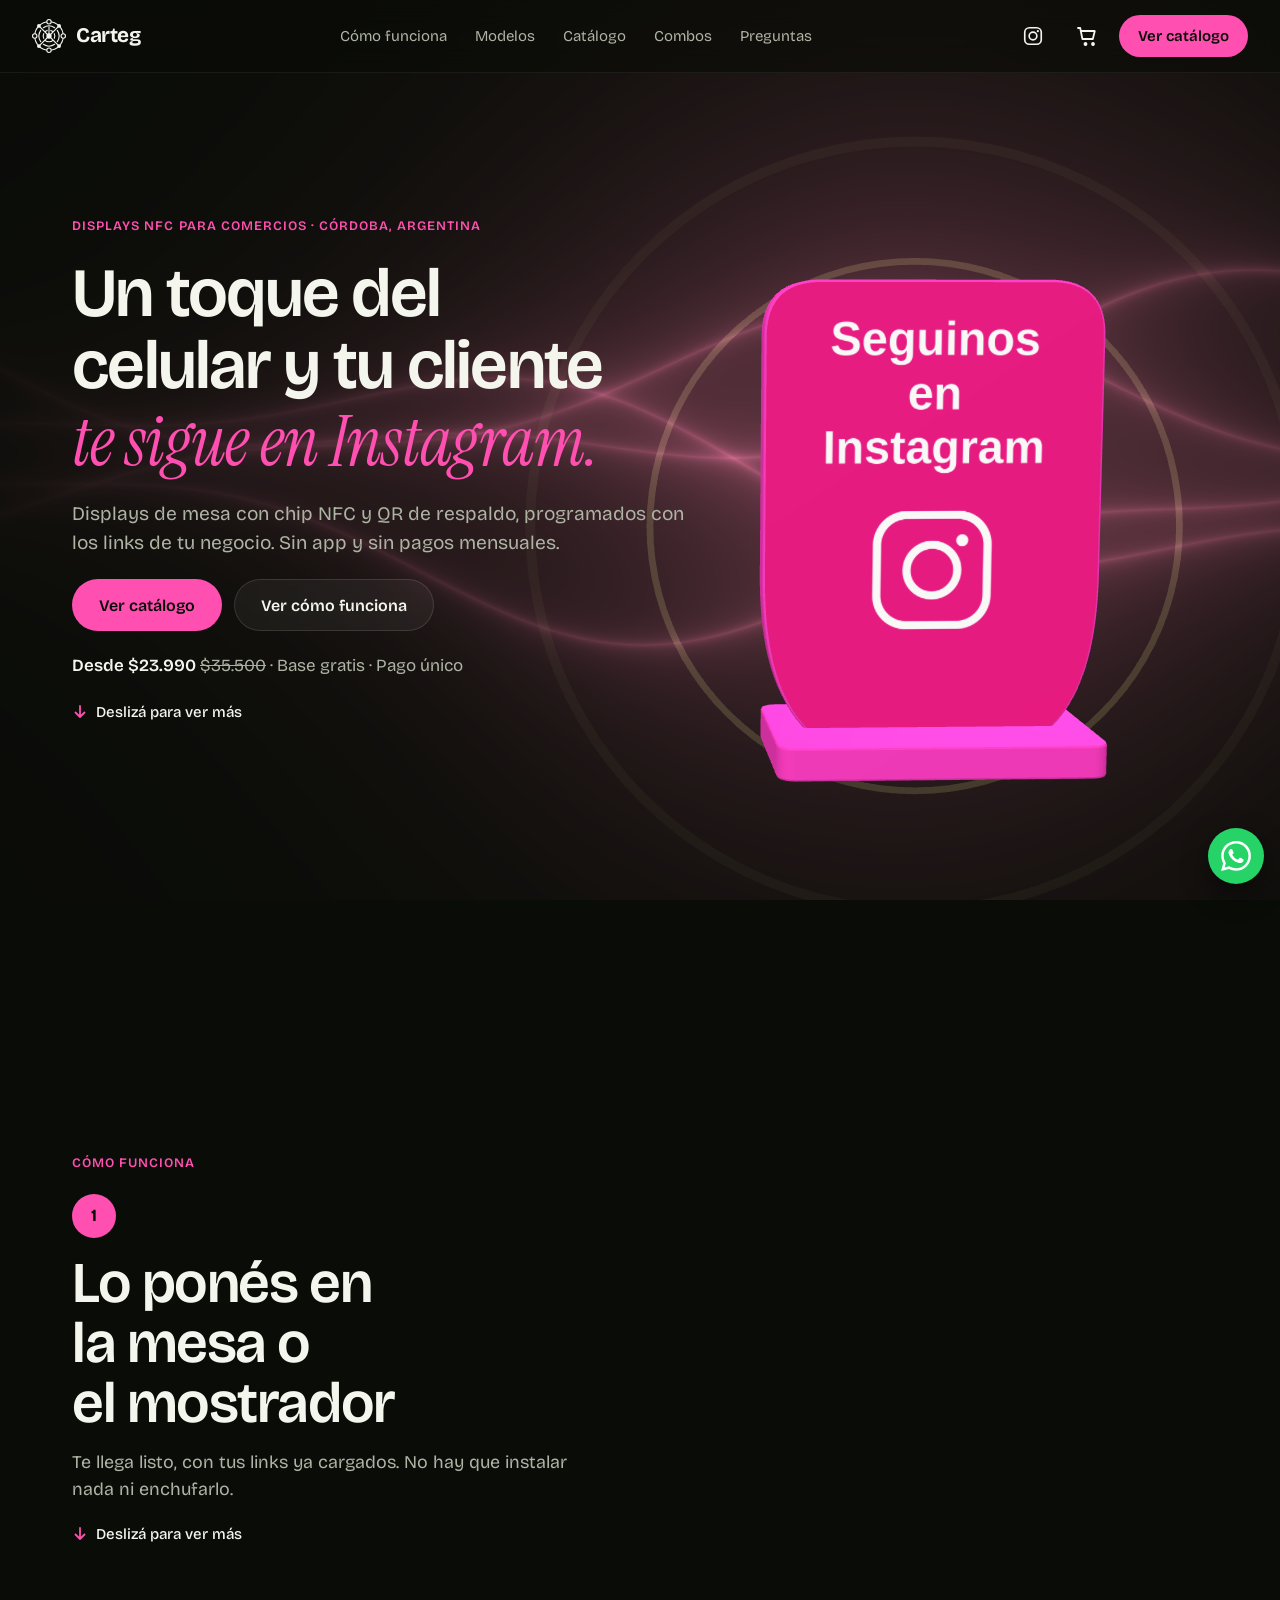
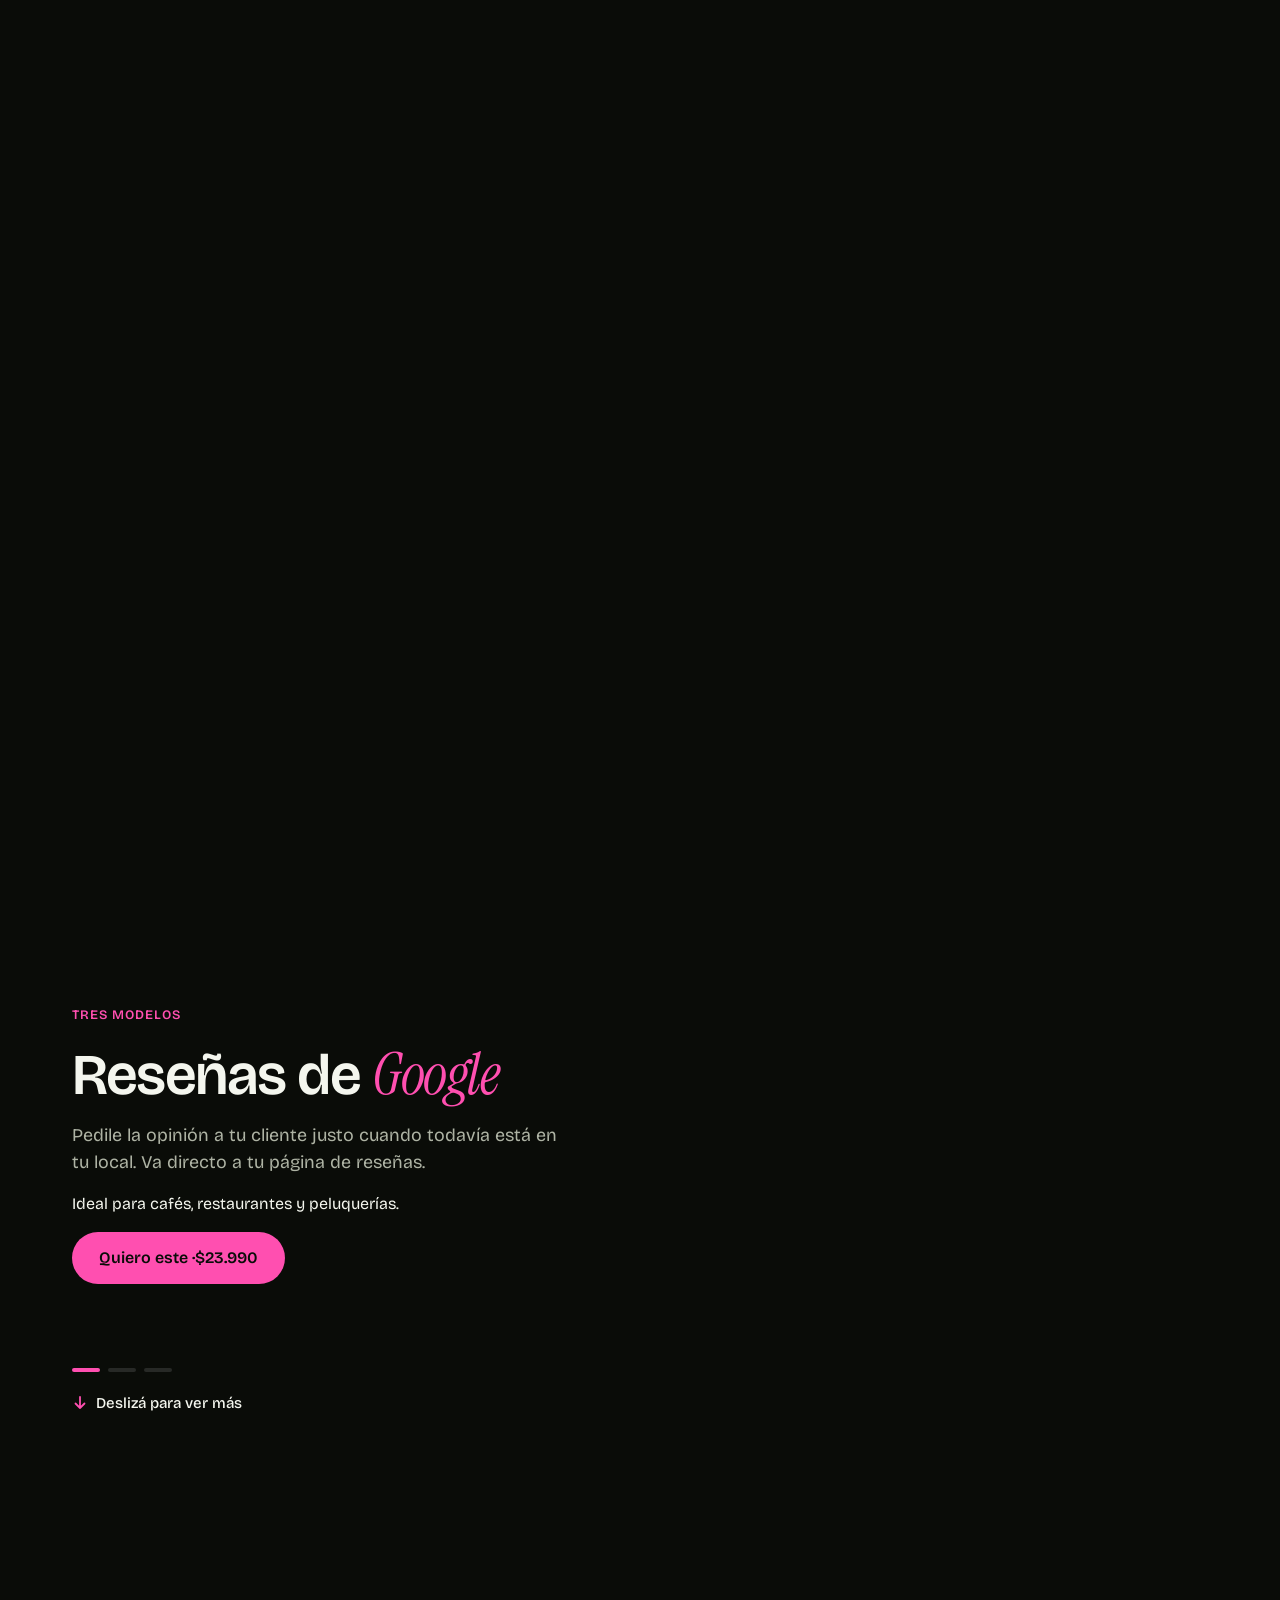
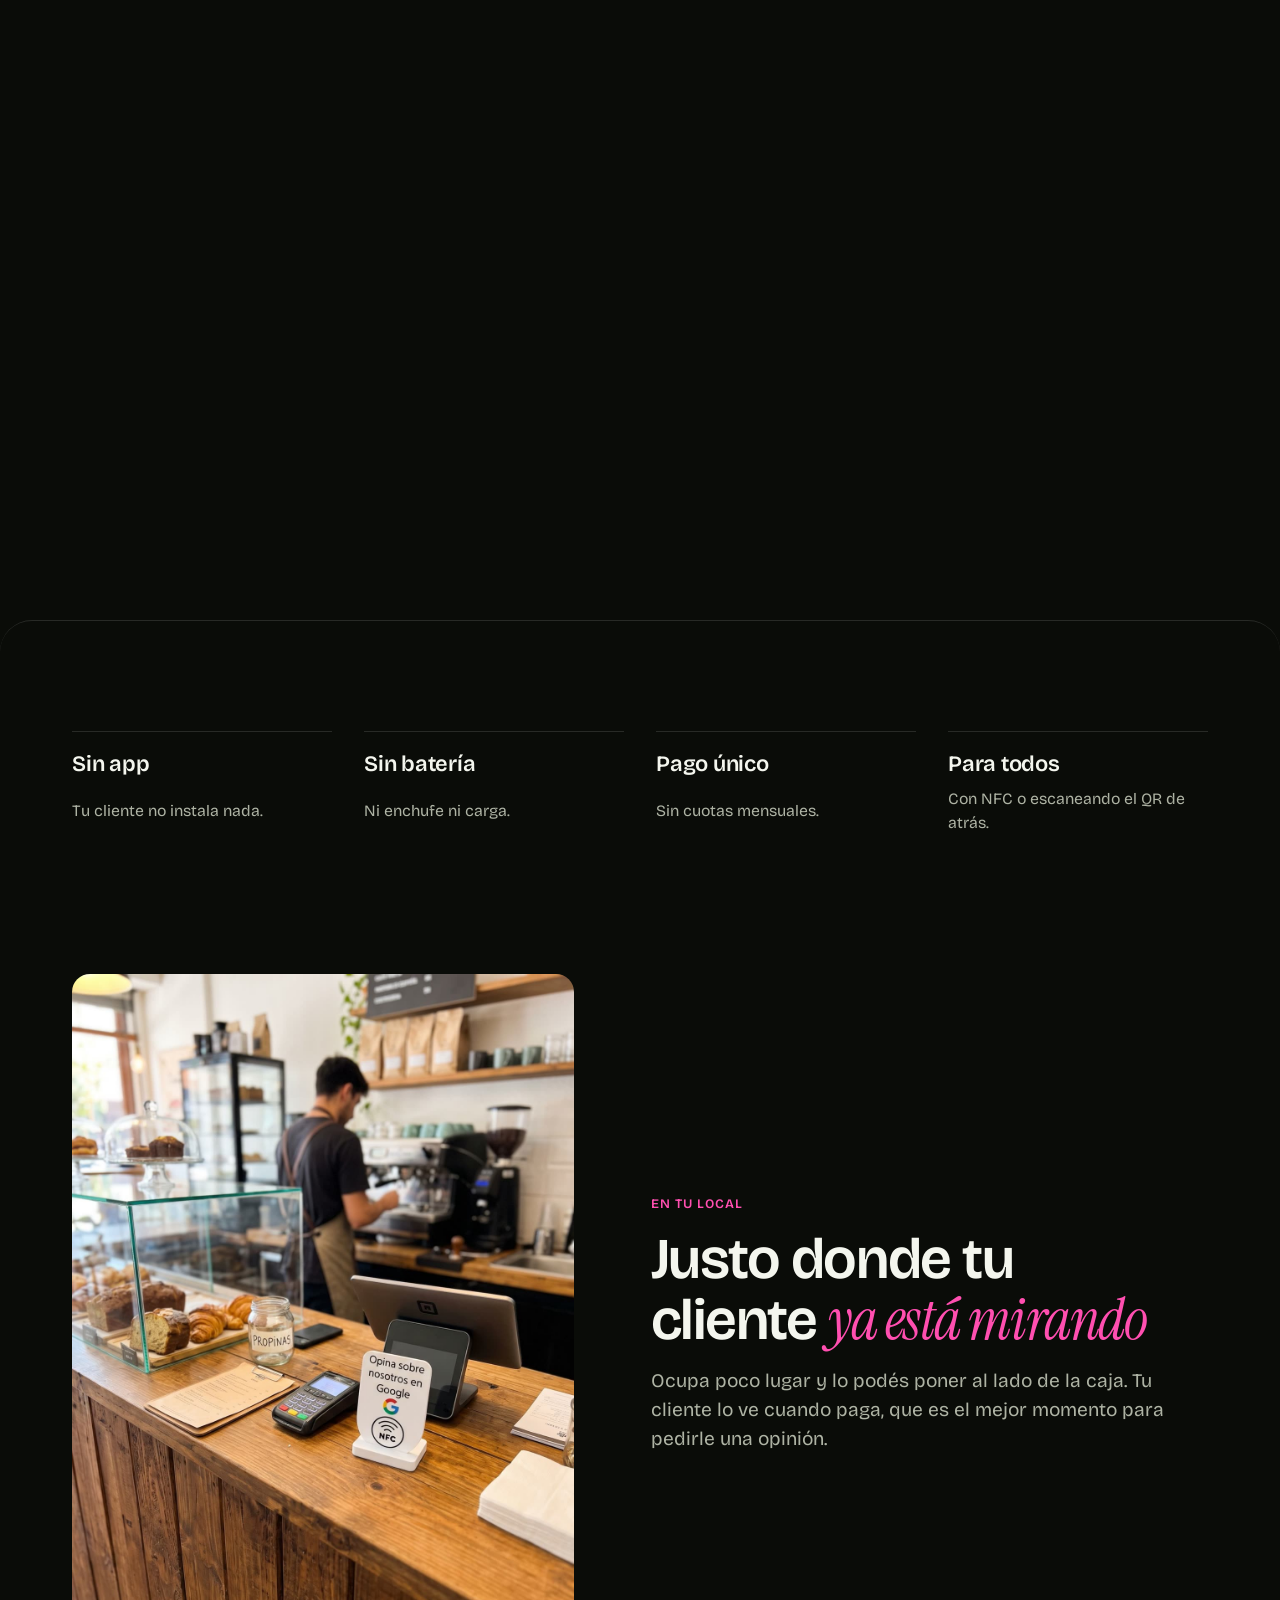
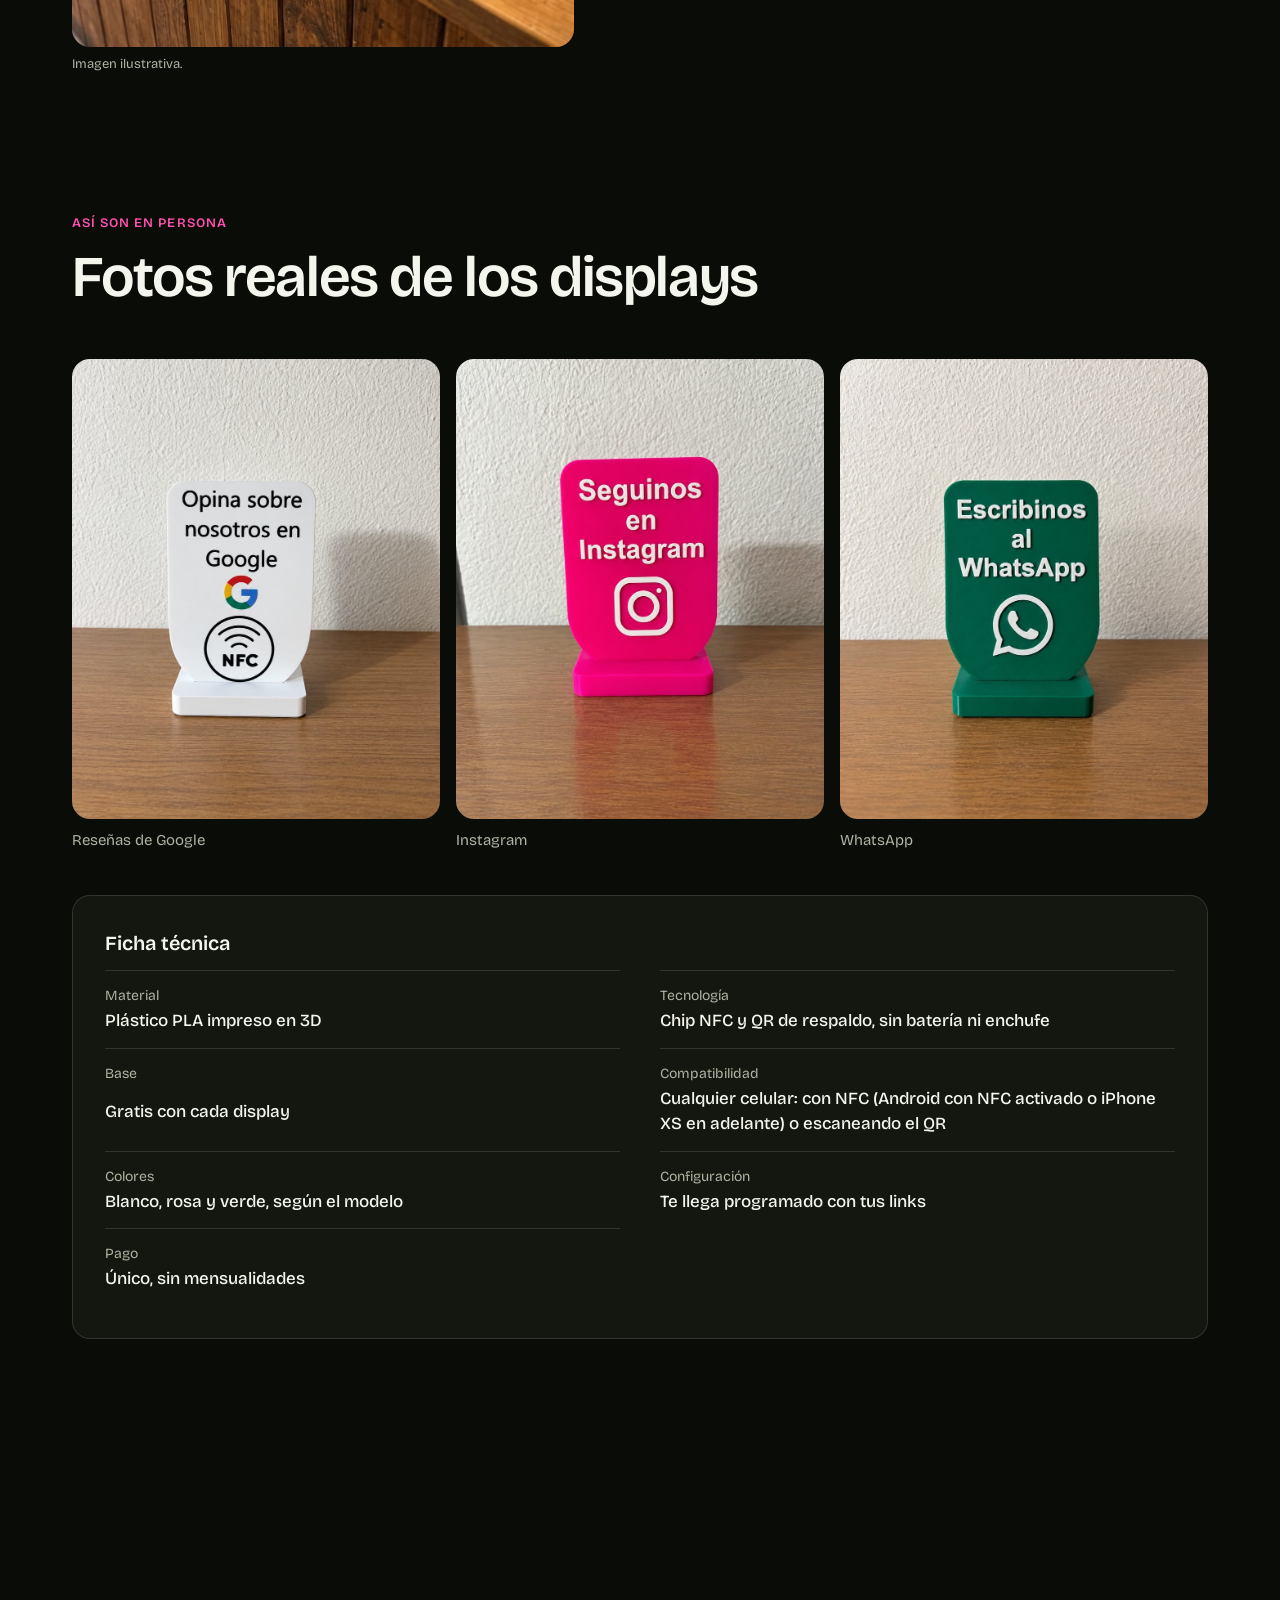
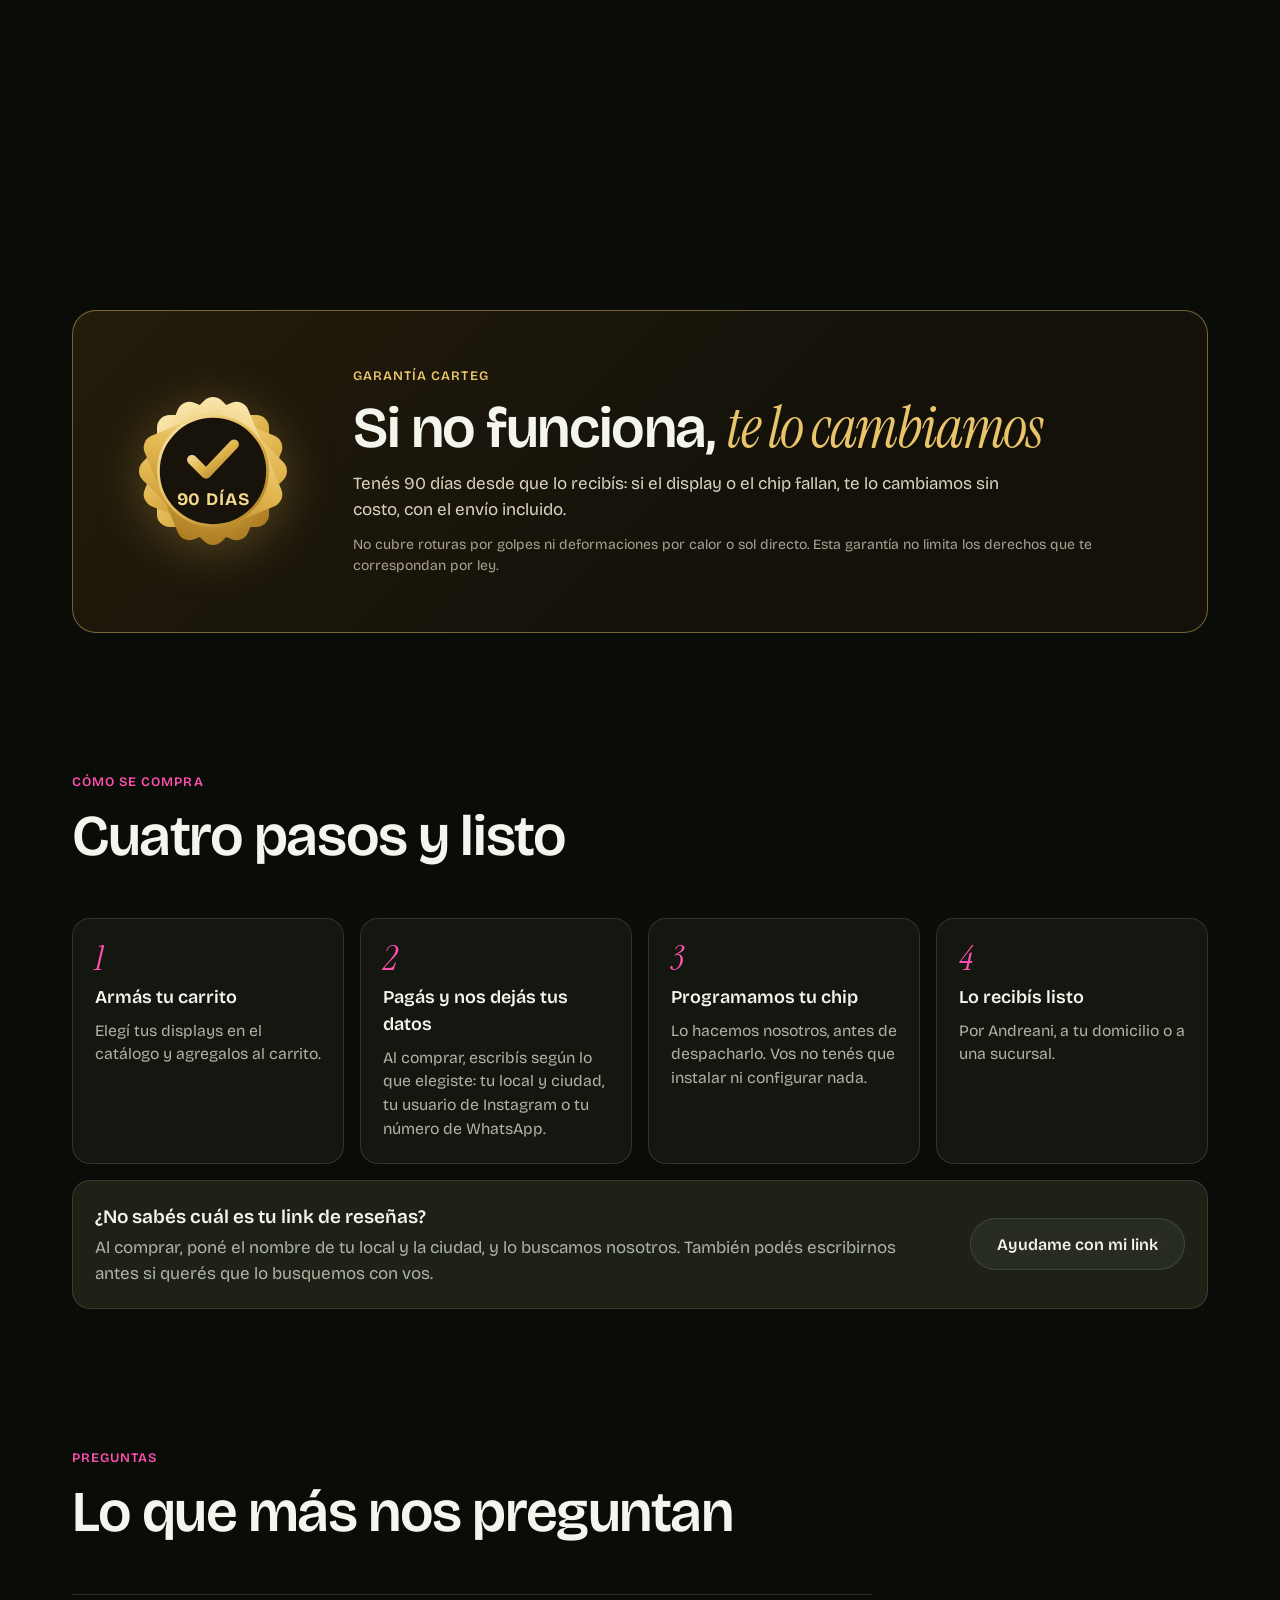
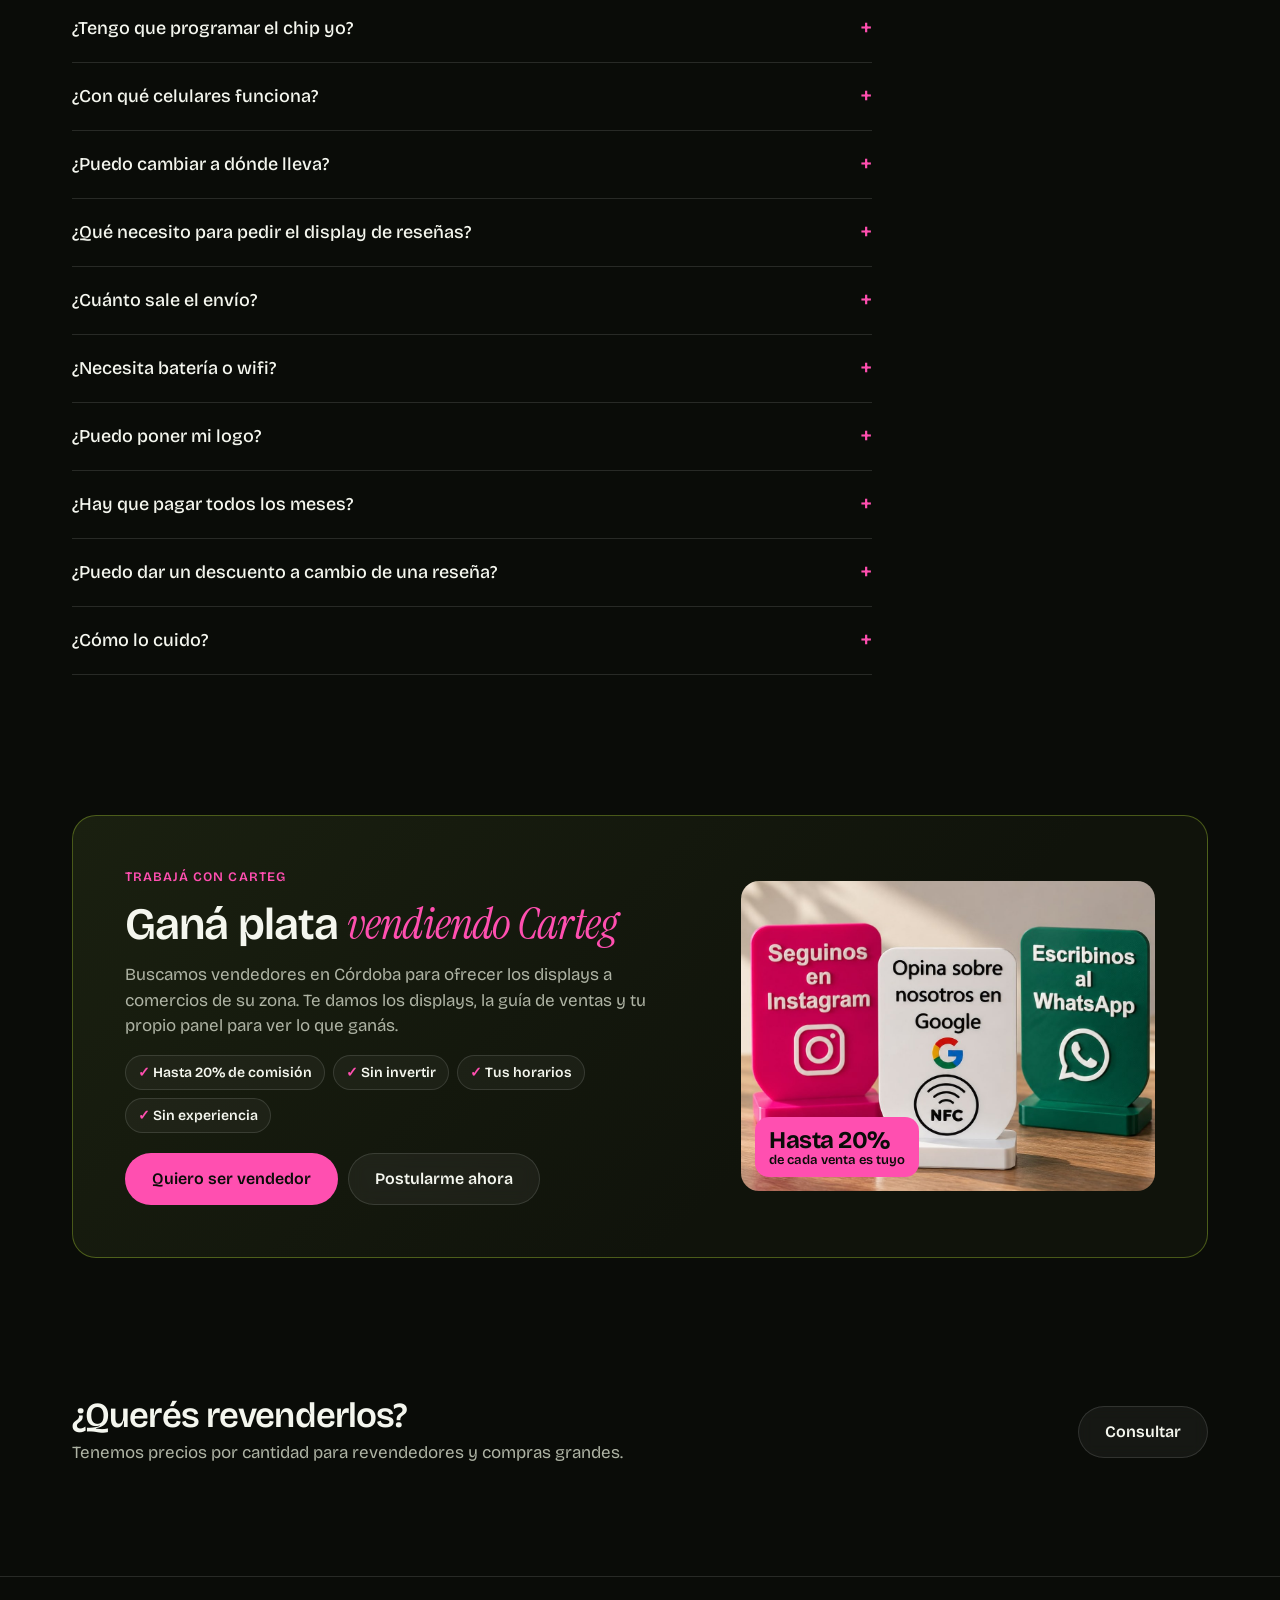
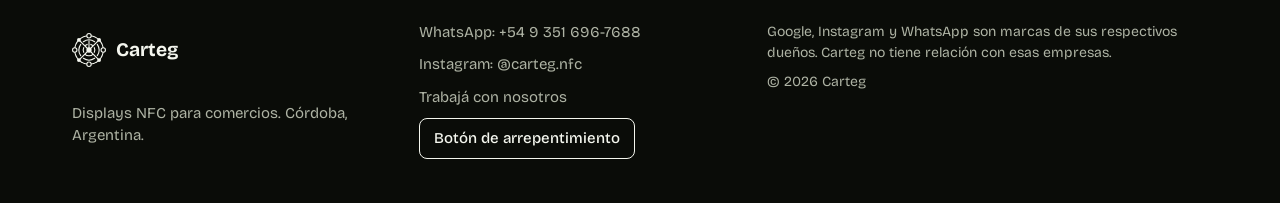
<file: index.html>
<!DOCTYPE html>
<html lang="es-AR">
<head>
    <meta charset="UTF-8">
    <meta name="viewport" content="width=device-width, initial-scale=1">
    <title>Carteg | Displays NFC para comercios</title>
    <meta name="description" content="Displays de mesa con chip NFC para comercios. Tus clientes acercan el celular y te dejan una reseña en Google, te siguen en Instagram o te escriben por WhatsApp. Sin app, sin pagos mensuales y con QR de respaldo para cualquier celular.">
    <meta property="og:title" content="Carteg | Displays NFC para comercios">
    <meta property="og:description" content="Un toque del celular y tu cliente te deja una reseña, te sigue o te escribe.">
    <meta property="og:image" content="https://www.carteg.com.ar/assets/pack-completo.jpg">
    <meta name="theme-color" content="#0a0c08">
    <link rel="icon" href="assets/favicon.svg" type="image/svg+xml">
    <link rel="preconnect" href="https://fonts.googleapis.com">
    <link rel="preconnect" href="https://fonts.gstatic.com" crossorigin>
    <link href="https://fonts.googleapis.com/css2?family=Bricolage+Grotesque:opsz,wght@12..96,400..700&family=Instrument+Serif:ital@1&display=swap" rel="stylesheet">
    <link rel="stylesheet" href="styles.css?v=25">
    <script>document.documentElement.classList.add('js');</script>
</head>
<body>

    <svg width="0" height="0" style="position:absolute" aria-hidden="true">
        <symbol id="carteg" viewBox="0 0 620 620">
            <g fill="none" stroke="currentColor" stroke-width="20" stroke-linecap="round">
                <circle cx="310" cy="310" r="260"/>
                <path d="M207 159A183 183 0 0 1 413 159M461 207A183 183 0 0 1 461 413M413 461A183 183 0 0 1 207 461M159 413A183 183 0 0 1 159 207"/>
                <path stroke-linecap="butt" d="M285 207A106 106 0 0 0 233 237M335 207A106 106 0 0 1 387 237M404 262A106 106 0 0 1 404 358M387 383A106 106 0 0 1 233 383M216 358A106 106 0 0 1 216 262"/>
                <path d="M310 310V140M310 310L126 126M310 310L494 126M310 310L126 494M310 310L494 494"/>
            </g>
            <g fill="currentColor">
                <circle cx="310" cy="310" r="48"/>
                <circle cx="126" cy="126" r="35"/>
                <circle cx="494" cy="126" r="35"/>
                <circle cx="126" cy="494" r="35"/>
                <circle cx="494" cy="494" r="35"/>
            </g>
            <g fill="#0a0c08" stroke="currentColor" stroke-width="20">
                <circle cx="310" cy="50" r="40"/>
                <circle cx="570" cy="310" r="40"/>
                <circle cx="310" cy="570" r="40"/>
                <circle cx="50" cy="310" r="40"/>
            </g>
        </symbol>
    </svg>

    <canvas id="scene" aria-hidden="true"></canvas>

    <header class="nav">
        <a href="#top" class="brand" aria-label="Carteg, ir al inicio">
            <svg class="brand-mark"><use href="#carteg"/></svg>
            <span>Carteg</span>
        </a>
        <nav class="nav-links" aria-label="Principal">
            <a href="#como-funciona">Cómo funciona</a>
            <a href="#modelos">Modelos</a>
            <a href="catalogo.html">Catálogo</a>
            <a href="catalogo.html#combos">Combos</a>
            <a href="#preguntas">Preguntas</a>
        </nav>
        <a href="catalogo.html" class="btn btn-small">Ver catálogo</a>
    </header>

    <main>
        <section id="top" class="hero">
            <div class="wrap hero-grid">
                <div class="hero-copy">
                    <p class="eyebrow">Displays NFC para comercios · Córdoba, Argentina</p>
                    <h1>
                        Un toque del celular y tu cliente
                        <span class="rotator" aria-live="off">
                            <em class="is-active">te deja una reseña.</em>
                            <em>te sigue en Instagram.</em>
                            <em>te escribe al WhatsApp.</em>
                        </span>
                    </h1>
                    <p class="lead">Displays de mesa con chip NFC y QR de respaldo, programados con los links de tu negocio. Sin app y sin pagos mensuales.</p>
                    <div class="hero-actions">
                        <a href="catalogo.html" class="btn">Ver catálogo</a>
                        <a href="#como-funciona" class="btn btn-ghost">Ver cómo funciona</a>
                    </div>
                    <p class="hero-price"><strong>Desde <span data-price-plain="1"></span></strong> <s class="hero-old">$35.500</s> · Base gratis · Pago único</p>
                    <a href="#como-funciona" class="scroll-hint"><svg viewBox="0 0 16 16" width="16" height="16" aria-hidden="true"><path d="M8 2v11M3.5 8.5 8 13l4.5-4.5" fill="none" stroke="currentColor" stroke-width="1.8" stroke-linecap="round" stroke-linejoin="round"/></svg><span>Deslizá para ver más</span></a>
                </div>
                <img class="fallback hero-fallback" src="assets/google.jpg?v=3" alt="Display NFC para pedir reseñas en Google">
            </div>
        </section>

        <section id="como-funciona" class="scrolly scrolly-how">
            <div class="stage">
                <div class="wrap stage-inner">
                    <p class="eyebrow">Cómo funciona</p>
                    <div class="panels" data-panels="how">
                        <article class="panel is-active">
                            <span class="step-number">1</span>
                            <h2>Lo ponés en la mesa o el mostrador</h2>
                            <p>Te llega listo, con tus links ya cargados. No hay que instalar nada ni enchufarlo.</p>
                        </article>
                        <article class="panel">
                            <span class="step-number">2</span>
                            <h2>Tu cliente acerca el celular</h2>
                            <p>Con el celular desbloqueado, solo tiene que apoyarlo sobre el display. Si su celular no tiene NFC, escanea el QR de atrás. No hace falta bajar una app.</p>
                        </article>
                        <article class="panel">
                            <span class="step-number">3</span>
                            <h2>Se abre lo que elegiste</h2>
                            <p>Tu página de reseñas de Google, tu Instagram o un chat de WhatsApp con tu negocio. Sin buscarte y sin agendar tu número.</p>
                        </article>
                    </div>
                    <p class="scroll-hint" data-hint="how"><svg viewBox="0 0 16 16" width="16" height="16" aria-hidden="true"><path d="M8 2v11M3.5 8.5 8 13l4.5-4.5" fill="none" stroke="currentColor" stroke-width="1.8" stroke-linecap="round" stroke-linejoin="round"/></svg><span>Deslizá para ver más</span></p>
                </div>
            </div>
        </section>

        <section id="modelos" class="scrolly scrolly-models">
            <div class="stage">
                <div class="wrap stage-inner">
                    <p class="eyebrow">Tres modelos</p>
                    <div class="panels" data-panels="models">
                        <article class="panel is-active">
                            <h2>Reseñas de <em>Google</em></h2>
                            <p>Pedile la opinión a tu cliente justo cuando todavía está en tu local. Va directo a tu página de reseñas.</p>
                            <p class="fit">Ideal para cafés, restaurantes y peluquerías.</p>
                            <img class="fallback" src="assets/google.jpg?v=3" alt="Display de reseñas de Google" loading="lazy">
                            <a class="btn" href="producto-google.html">Quiero este · <span data-price-plain="1"></span></a>
                        </article>
                        <article class="panel">
                            <h2>Seguinos en <em>Instagram</em></h2>
                            <p>Quien pasó por tu local te sigue en un toque y después ve tus novedades y promos.</p>
                            <p class="fit">Ideal para locales de ropa, estética y gastronomía.</p>
                            <img class="fallback" src="assets/instagram.jpg?v=3" alt="Display para seguir en Instagram" loading="lazy">
                            <a class="btn" href="producto-instagram.html">Quiero este · <span data-price-plain="1"></span></a>
                        </article>
                        <article class="panel">
                            <h2>Escribinos al <em>WhatsApp</em></h2>
                            <p>Se abre un chat con tu negocio sin tener que agendar el número. Sirve para turnos, reservas y consultas.</p>
                            <p class="fit">Ideal para quien trabaja con turnos o pedidos.</p>
                            <img class="fallback" src="assets/whatsapp.jpg?v=3" alt="Display para escribir por WhatsApp" loading="lazy">
                            <a class="btn" href="producto-whatsapp.html">Quiero este · <span data-price-plain="1"></span></a>
                        </article>
                    </div>
                    <div class="dots" aria-hidden="true"><i class="is-active"></i><i></i><i></i></div>
                    <p class="scroll-hint" data-hint="models"><svg viewBox="0 0 16 16" width="16" height="16" aria-hidden="true"><path d="M8 2v11M3.5 8.5 8 13l4.5-4.5" fill="none" stroke="currentColor" stroke-width="1.8" stroke-linecap="round" stroke-linejoin="round"/></svg><span>Deslizá para ver más</span></p>
                </div>
            </div>
        </section>

        <div class="solid">
            <section class="facts wrap reveal" aria-label="Lo más importante">
                <div><strong>Sin app</strong><span>Tu cliente no instala nada.</span></div>
                <div><strong>Sin batería</strong><span>Ni enchufe ni carga.</span></div>
                <div><strong>Pago único</strong><span>Sin cuotas mensuales.</span></div>
                <div><strong>Para todos</strong><span>Con NFC o escaneando el QR de atrás.</span></div>
            </section>

            <section class="in-place wrap">
                <figure class="reveal">
                    <img src="assets/mostrador.jpg" alt="Display de reseñas de Google sobre el mostrador de un café, al lado del posnet" loading="lazy" width="1200" height="1608">
                    <figcaption>Imagen ilustrativa.</figcaption>
                </figure>
                <div class="in-place-copy reveal">
                    <p class="eyebrow">En tu local</p>
                    <h2>Justo donde tu cliente <em>ya está mirando</em></h2>
                    <p class="lead">Ocupa poco lugar y lo podés poner al lado de la caja. Tu cliente lo ve cuando paga, que es el mejor momento para pedirle una opinión.</p>
                </div>
            </section>

            <section class="photos wrap">
                <div class="section-head reveal">
                    <p class="eyebrow">Así son en persona</p>
                    <h2>Fotos reales de los displays</h2>
                </div>
                <div class="photo-grid">
                    <figure class="reveal"><a href="producto-google.html"><img src="assets/real-google.jpg" alt="Display blanco: Opina sobre nosotros en Google" loading="lazy"><figcaption>Reseñas de Google</figcaption></a></figure>
                    <figure class="reveal"><a href="producto-instagram.html"><img src="assets/real-instagram.jpg" alt="Display rosa: Seguinos en Instagram" loading="lazy"><figcaption>Instagram</figcaption></a></figure>
                    <figure class="reveal"><a href="producto-whatsapp.html"><img src="assets/real-whatsapp.jpg" alt="Display verde: Escribinos al WhatsApp" loading="lazy"><figcaption>WhatsApp</figcaption></a></figure>
                </div>

                <div class="specs reveal">
                    <h3>Ficha técnica</h3>
                    <dl>
                        <div><dt>Material</dt><dd>Plástico PLA impreso en 3D</dd></div>
                        <div><dt>Tecnología</dt><dd>Chip NFC y QR de respaldo, sin batería ni enchufe</dd></div>
                        <div><dt>Base</dt><dd>Gratis con cada display</dd></div>
                        <div><dt>Compatibilidad</dt><dd>Cualquier celular: con NFC (Android con NFC activado o iPhone XS en adelante) o escaneando el QR</dd></div>
                        <div><dt>Colores</dt><dd>Blanco, rosa y verde, según el modelo</dd></div>
                        <div><dt>Configuración</dt><dd>Te llega programado con tus links</dd></div>
                        <div><dt>Pago</dt><dd>Único, sin mensualidades</dd></div>
                    </dl>
                </div>
            </section>

            <section id="precios" class="catalog-teaser wrap reveal">
                <div class="catalog-teaser-copy">
                    <p class="eyebrow">Catálogo</p>
                    <h2>Elegí tu cartel o combo y <em>pagá menos</em></h2>
                    <p class="lead">Un display desde <span data-price-plain="1"></span>. La base es completamente gratis. El Pack Completo, con los 3 modelos, sale <span data-price-plain="3"></span> con envío gratis.</p>
                    <p class="loss">Cada día sin display son clientes que se van de tu local sin dejarte su opinión.</p>
                </div>
                <div class="catalog-teaser-actions">
                    <a class="btn" href="catalogo.html">Ver catálogo</a>
                    <a class="btn btn-ghost" href="catalogo.html#combos">Ver combos</a>
                </div>
            </section>

            <section id="garantia" class="guarantee wrap reveal">
                <svg class="seal" viewBox="0 0 120 120" role="img" aria-label="Sello de garantía de 90 días">
                    <defs>
                        <linearGradient id="gold" x1="0" y1="0" x2="1" y2="1">
                            <stop offset="0" stop-color="#fbe9b2"/>
                            <stop offset="0.5" stop-color="#e2b64f"/>
                            <stop offset="1" stop-color="#a9781f"/>
                        </linearGradient>
                    </defs>
                    <g class="seal-star" fill="url(#gold)">
                        <rect x="20" y="20" width="80" height="80" rx="9"/>
                        <rect x="20" y="20" width="80" height="80" rx="9" transform="rotate(22.5 60 60)"/>
                        <rect x="20" y="20" width="80" height="80" rx="9" transform="rotate(45 60 60)"/>
                        <rect x="20" y="20" width="80" height="80" rx="9" transform="rotate(67.5 60 60)"/>
                    </g>
                    <circle cx="60" cy="60" r="39" fill="#17130a" stroke="url(#gold)" stroke-width="2"/>
                    <path d="M45 52l10 10 20-21" fill="none" stroke="url(#gold)" stroke-width="7" stroke-linecap="round" stroke-linejoin="round"/>
                    <text x="60" y="84" text-anchor="middle" fill="#f4d98c" font-size="12.5" font-weight="700" letter-spacing="0.6" font-family="Bricolage Grotesque, Arial, sans-serif">90 DÍAS</text>
                </svg>
                <div class="guarantee-copy">
                    <p class="eyebrow">Garantía Carteg</p>
                    <h2>Si no funciona, <em>te lo cambiamos</em></h2>
                    <p>Tenés 90 días desde que lo recibís: si el display o el chip fallan, te lo cambiamos sin costo, con el envío incluido.</p>
                    <small>No cubre roturas por golpes ni deformaciones por calor o sol directo. Esta garantía no limita los derechos que te correspondan por ley.</small>
                </div>
            </section>

            <section class="buy wrap">
                <div class="section-head reveal">
                    <p class="eyebrow">Cómo se compra</p>
                    <h2>Cuatro pasos y listo</h2>
                </div>
                <ol class="buy-steps">
                    <li class="reveal"><strong>Armás tu carrito</strong><span>Elegí tus displays en el catálogo y agregalos al carrito.</span></li>
                    <li class="reveal"><strong>Pagás y nos dejás tus datos</strong><span>Al comprar, escribís según lo que elegiste: tu local y ciudad, tu usuario de Instagram o tu número de WhatsApp.</span></li>
                    <li class="reveal"><strong>Programamos tu chip</strong><span>Lo hacemos nosotros, antes de despacharlo. Vos no tenés que instalar ni configurar nada.</span></li>
                    <li class="reveal"><strong>Lo recibís listo</strong><span>Por Andreani, a tu domicilio o a una sucursal.</span></li>
                </ol>

                <div class="link-help reveal">
                    <div>
                        <h3>¿No sabés cuál es tu link de reseñas?</h3>
                        <p>Al comprar, poné el nombre de tu local y la ciudad, y lo buscamos nosotros. También podés escribirnos antes si querés que lo busquemos con vos.</p>
                    </div>
                    <a class="btn btn-ghost" target="_blank" rel="noopener" href="https://wa.me/5493516967688?text=Hola%20Carteg!%20Necesito%20ayuda%20para%20encontrar%20mi%20link%20de%20rese%C3%B1as.%20Mi%20local%20se%20llama%20">Ayudame con mi link</a>
                </div>
            </section>

            <section id="preguntas" class="faq wrap">
                <div class="section-head reveal">
                    <p class="eyebrow">Preguntas</p>
                    <h2>Lo que más nos preguntan</h2>
                </div>
                <div class="faq-list reveal">
                    <details>
                        <summary>¿Tengo que programar el chip yo?</summary>
                        <p>No. Nos dejás tus datos al comprar y te lo mandamos programado. Lo sacás de la caja, lo ponés en el mostrador y ya funciona.</p>
                    </details>
                    <details>
                        <summary>¿Con qué celulares funciona?</summary>
                        <p>Con todos. Los Android con NFC activado y los iPhone XS en adelante lo abren apoyando el celular desbloqueado. Para el resto, el display trae un QR atrás: lo escanean con la cámara y se abre lo mismo.</p>
                    </details>
                    <details>
                        <summary>¿Puedo cambiar a dónde lleva?</summary>
                        <p>Sí. Si cambiás tu usuario de Instagram o querés que lleve a otra cosa, como tu carta, una promo o tu web, escribinos y lo cambiamos a distancia, sin tocar el display.</p>
                    </details>
                    <details>
                        <summary>¿Qué necesito para pedir el display de reseñas?</summary>
                        <p>Tu local tiene que tener un perfil en Google. Si no conocés el link de reseñas, lo buscamos nosotros con el nombre de tu local.</p>
                    </details>
                    <details>
                        <summary>¿Cuánto sale el envío?</summary>
                        <p>Es gratis si tu compra supera los $50.000, como en el Pack Completo. Si no, lo calculás en el carrito con tu código postal antes de pagar.</p>
                    </details>
                    <details>
                        <summary>¿Necesita batería o wifi?</summary>
                        <p>El display no necesita batería, enchufe ni wifi. El celular de tu cliente sí necesita conexión a internet para abrir el link.</p>
                    </details>
                    <details>
                        <summary>¿Puedo poner mi logo?</summary>
                        <p>Sí, a consultar. <a class="text-link" target="_blank" rel="noopener" href="https://wa.me/5493516967688?text=Hola%20Carteg!%20Quiero%20consultar%20por%20un%20display%20personalizado%20con%20mi%20logo.">Escribinos por WhatsApp</a> y te contamos las opciones.</p>
                    </details>
                    <details>
                        <summary>¿Hay que pagar todos los meses?</summary>
                        <p>No. Pagás una sola vez y el display es tuyo.</p>
                    </details>
                    <details>
                        <summary>¿Puedo dar un descuento a cambio de una reseña?</summary>
                        <p>No. Las políticas de Google no permiten ofrecer incentivos a cambio de reseñas. Pedile a todos tus clientes que opinen, sin filtrar a quién.</p>
                    </details>
                    <details>
                        <summary>¿Cómo lo cuido?</summary>
                        <p>Está impreso en 3D con plástico PLA, que se puede deformar con el calor. Evitá dejarlo al sol directo, por ejemplo en una vidriera.</p>
                    </details>
                </div>
            </section>

            <section class="join wrap reveal" aria-labelledby="join-title">
                <div class="join-copy">
                    <p class="eyebrow">Trabajá con Carteg</p>
                    <h2 id="join-title">Ganá plata <em>vendiendo Carteg</em></h2>
                    <p>Buscamos vendedores en Córdoba para ofrecer los displays a comercios de su zona. Te damos los displays, la guía de ventas y tu propio panel para ver lo que ganás.</p>
                    <ul class="join-perks">
                        <li>Hasta 20% de comisión</li>
                        <li>Sin invertir</li>
                        <li>Tus horarios</li>
                        <li>Sin experiencia</li>
                    </ul>
                    <div class="join-actions">
                        <a class="btn" href="/vendedores/">Quiero ser vendedor</a>
                        <a class="btn btn-ghost" href="/vendedores/#postulate">Postularme ahora</a>
                    </div>
                </div>
                <figure class="join-photo">
                    <img src="assets/tienda/combo-completo.jpg" alt="Los tres displays de Carteg: reseñas de Google, Instagram y WhatsApp" loading="lazy" width="1200" height="900">
                    <figcaption><strong>Hasta 20%</strong><span>de cada venta es tuyo</span></figcaption>
                </figure>
            </section>

            <section class="resellers wrap reveal">
                <div>
                    <h2>¿Querés revenderlos?</h2>
                    <p>Tenemos precios por cantidad para revendedores y compras grandes.</p>
                </div>
                <a class="btn btn-ghost" target="_blank" rel="noopener" href="https://wa.me/5493516967688?text=Hola%20Carteg!%20Quiero%20consultar%20por%20precios%20para%20revendedores.">Consultar</a>
            </section>
        </div>
    </main>

    <footer class="footer">
        <div class="wrap footer-grid">
            <div class="footer-brand">
                <svg class="brand-mark"><use href="#carteg"/></svg>
                <strong>Carteg</strong>
                <p>Displays NFC para comercios. Córdoba, Argentina.</p>
            </div>
            <div>
                <a href="https://wa.me/5493516967688" target="_blank" rel="noopener">WhatsApp: +54 9 351 696-7688</a>
                <a href="https://www.instagram.com/carteg.nfc/" target="_blank" rel="noopener">Instagram: @carteg.nfc</a>
                <a href="/vendedores/">Trabajá con nosotros</a>
                <a class="regret" href="arrepentimiento.html">Botón de arrepentimiento</a>
            </div>
            <div class="legal">
                <p>Google, Instagram y WhatsApp son marcas de sus respectivos dueños. Carteg no tiene relación con esas empresas.</p>
                <p>© 2026 Carteg</p>
            </div>
        </div>
    </footer>

    <script src="shared.js?v=23"></script>
    <script src="cart.js?v=24"></script>
    <script src="main.js?v=23"></script>
    <script src="vendor/three.min.js"></script>
    <script src="scene.js?v=23"></script>
</body>
</html>
</file>
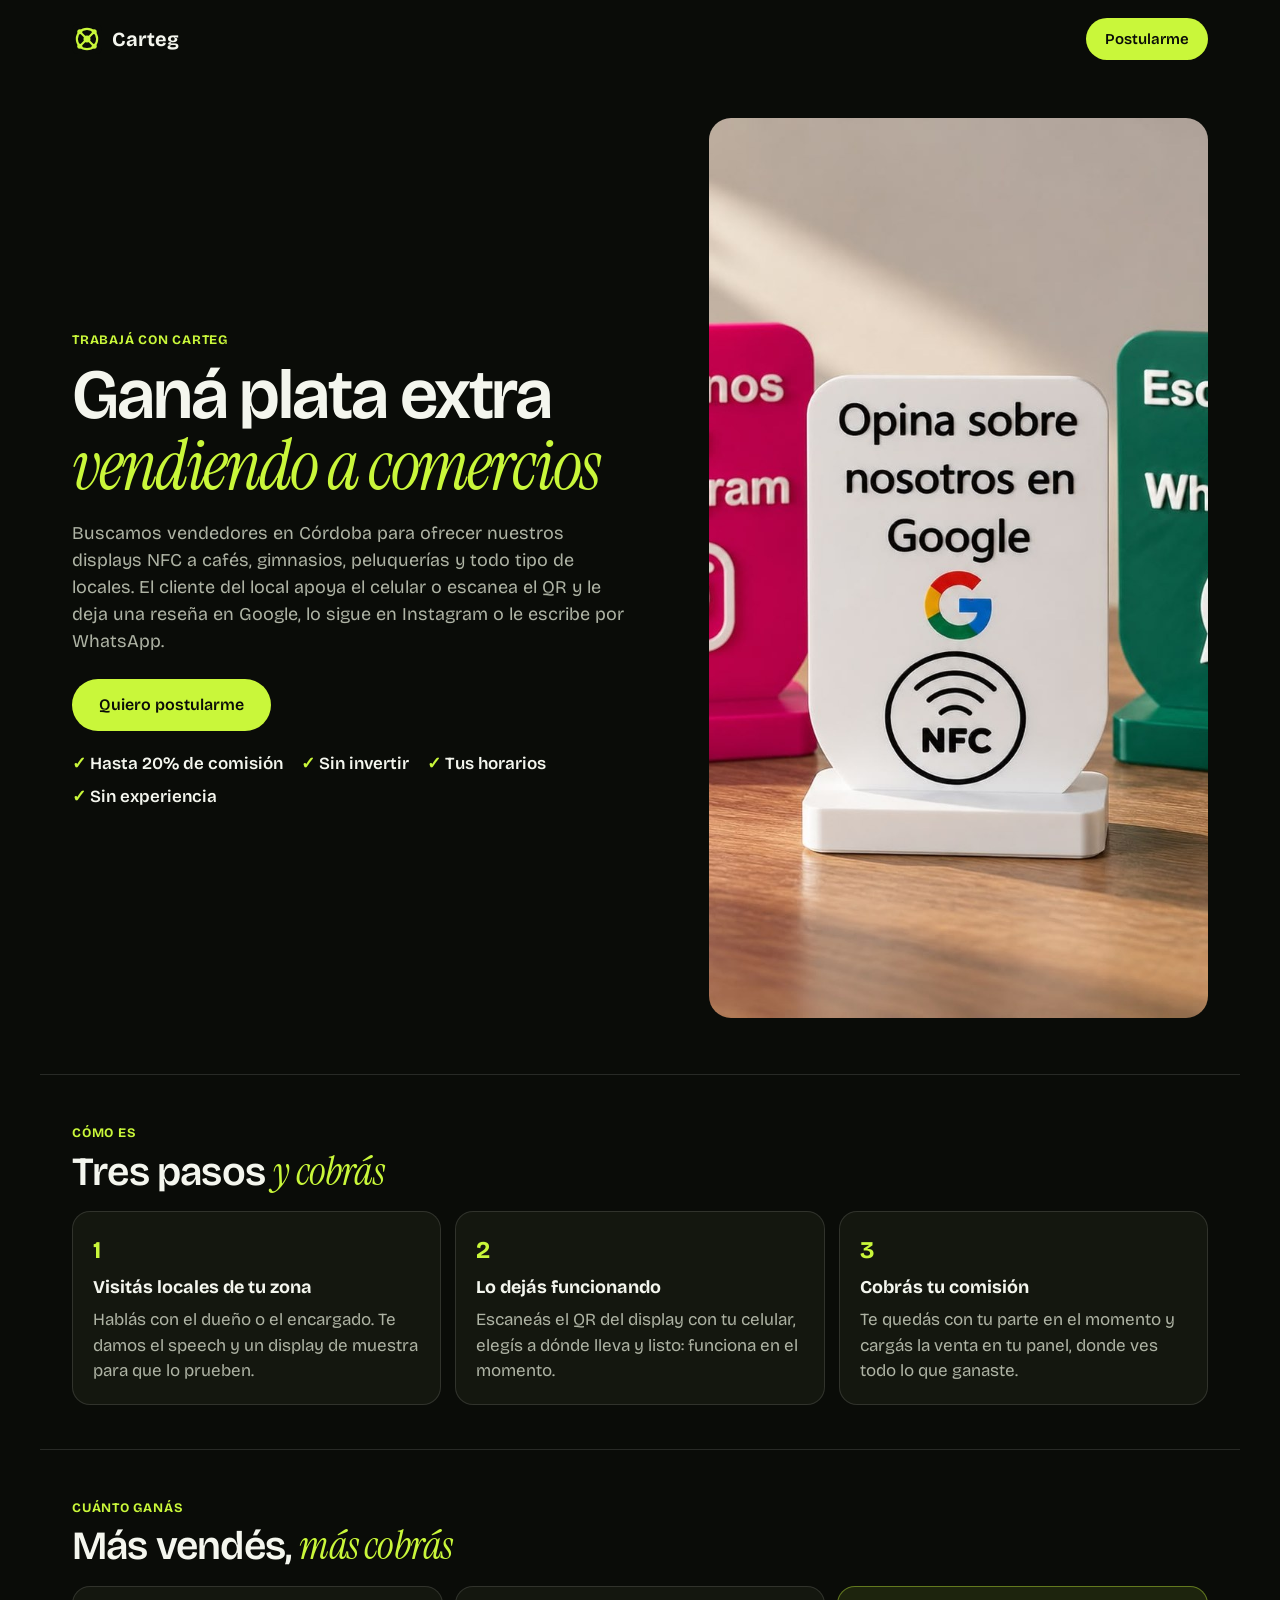
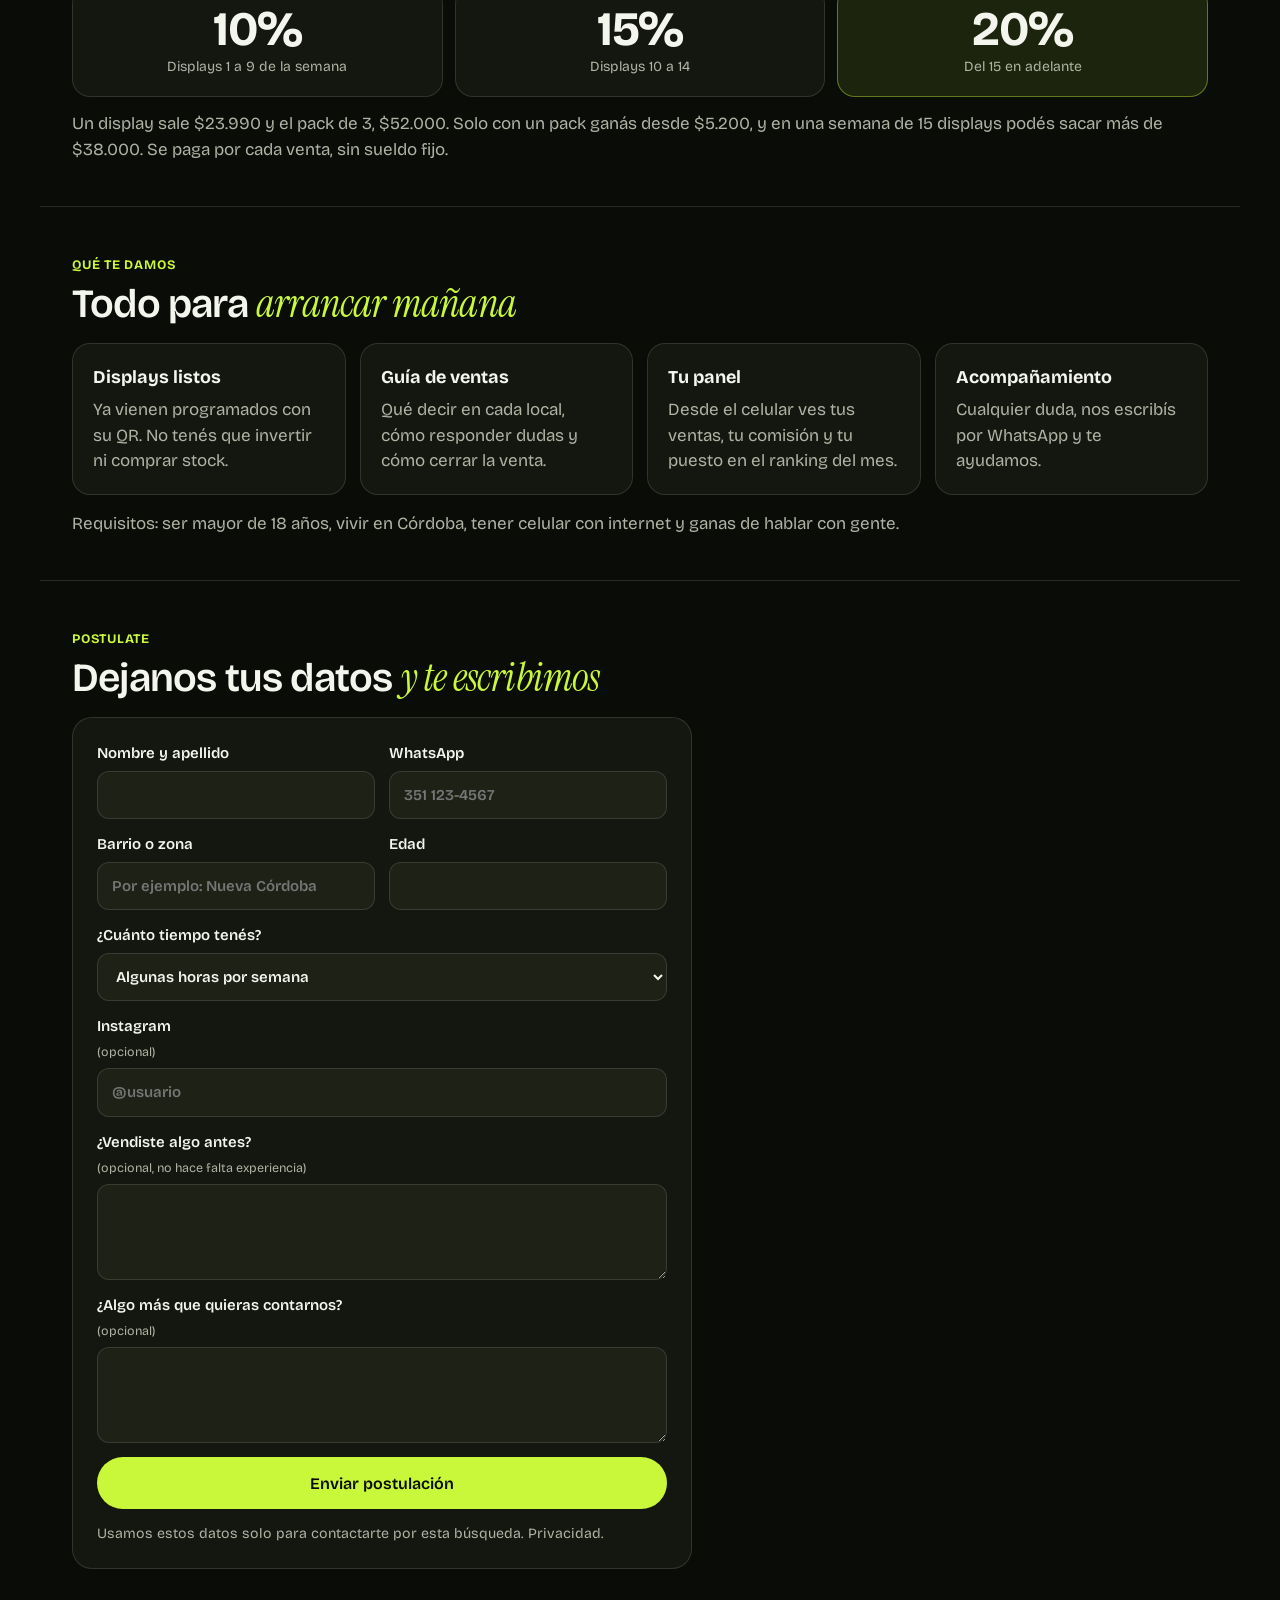
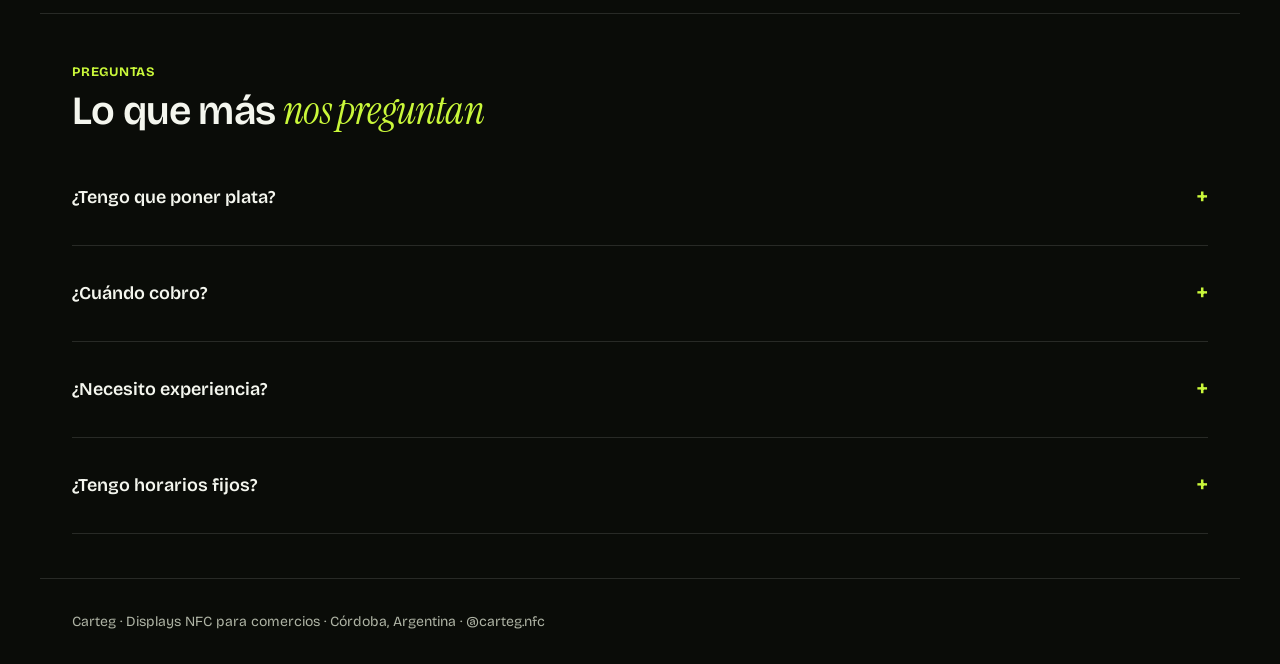
<file: vendedores/index.html>
<!DOCTYPE html>
<html lang="es-AR">
<head>
    <meta charset="UTF-8">
    <meta name="viewport" content="width=device-width, initial-scale=1">
    <title>Trabajá con Carteg: vendedores | Carteg</title>
    <meta name="description" content="Buscamos vendedores en Córdoba para ofrecer displays NFC a comercios. Comisión de hasta 20% por venta, sin invertir y con tus horarios.">
    <meta property="og:title" content="Buscamos vendedores · Carteg">
    <meta property="og:description" content="Ganá plata extra vendiendo displays NFC a comercios de tu zona. Hasta 20% de comisión, sin invertir.">
    <meta property="og:image" content="https://www.carteg.com.ar/assets/tienda/combo-completo.jpg">
    <link rel="icon" href="../assets/favicon.svg" type="image/svg+xml">
    <link href="https://fonts.googleapis.com/css2?family=Bricolage+Grotesque:opsz,wght@12..96,400..700&family=Instrument+Serif:ital@1&display=swap" rel="stylesheet">
    <link rel="stylesheet" href="../styles.css?v=25">
    <style>
        .vend-top { display: flex; align-items: center; justify-content: space-between; padding-block: 18px; }
        .vend-top a.brand-link { display: inline-flex; align-items: center; gap: 10px; color: var(--text); text-decoration: none; font-weight: 700; font-size: 1.25rem; }
        .vend-top img { width: 30px; height: 30px; }
        .vend-hero { display: grid; gap: 28px; align-items: center; padding-block: 40px 56px; }
        @media (min-width: 900px) { .vend-hero { grid-template-columns: 1.1fr .9fr; } }
        .vend-hero h1 { font-size: clamp(2.4rem, 7vw, 4.4rem); line-height: 1; letter-spacing: -.03em; margin: 8px 0 18px; }
        .vend-hero h1 em { font-family: 'Instrument Serif', serif; font-weight: 400; color: var(--accent); }
        .vend-hero p.lead { color: var(--muted); font-size: 1.125rem; max-width: 560px; margin: 0 0 24px; }
        .vend-hero img { width: 100%; border-radius: 22px; aspect-ratio: 4 / 3; object-fit: cover; }
        .vend-eyebrow { color: var(--accent); font-weight: 700; letter-spacing: .06em; text-transform: uppercase; font-size: .8125rem; }
        .vend-perks { display: flex; flex-wrap: wrap; gap: 8px 18px; margin-top: 20px; color: var(--text); font-weight: 600; }
        .vend-perks span::before { content: "✓ "; color: var(--accent); }
        .vend-sec { padding-block: 44px; border-top: 1px solid var(--line); }
        .vend-sec h2 { font-size: clamp(1.75rem, 4.5vw, 2.5rem); letter-spacing: -.02em; margin: 6px 0 18px; }
        .vend-sec h2 em { font-family: 'Instrument Serif', serif; font-weight: 400; color: var(--accent); }
        .vend-grid { display: grid; gap: 14px; grid-template-columns: repeat(auto-fit, minmax(220px, 1fr)); }
        .vend-card { background: var(--surface); border: 1px solid var(--line); border-radius: 18px; padding: 20px; }
        .vend-card b.n { display: block; color: var(--accent); font-size: 1.5rem; margin-bottom: 6px; }
        .vend-card h3 { margin: 0 0 6px; font-size: 1.125rem; }
        .vend-card p { margin: 0; color: var(--muted); }
        .vend-tiers { display: grid; gap: 12px; grid-template-columns: repeat(3, 1fr); margin-bottom: 14px; }
        .vend-tier { text-align: center; background: var(--surface); border: 1px solid var(--line); border-radius: 18px; padding: 18px 8px; }
        .vend-tier b { display: block; font-size: clamp(2rem, 7vw, 3rem); line-height: 1; letter-spacing: -.03em; }
        .vend-tier span { color: var(--muted); font-size: .875rem; }
        .vend-tier:last-child { background: rgba(201, 247, 58, .1); border-color: rgba(201, 247, 58, .4); }
        .vend-note { color: var(--muted); }
        .vend-form { display: grid; gap: 14px; max-width: 620px; background: var(--surface); border: 1px solid var(--line); border-radius: 20px; padding: 24px; }
        .vend-form label { display: grid; gap: 6px; font-weight: 600; font-size: .9375rem; }
        .vend-form label small { color: var(--muted); font-weight: 400; }
        .vend-form input, .vend-form select, .vend-form textarea { font: inherit; color: var(--text); background: var(--surface-2); border: 1px solid var(--line); border-radius: 12px; padding: 12px 14px; min-height: 48px; width: 100%; }
        .vend-form textarea { min-height: 96px; resize: vertical; }
        .vend-form .dos { display: grid; gap: 14px; grid-template-columns: 1fr; }
        @media (min-width: 560px) { .vend-form .dos { grid-template-columns: 1fr 1fr; } }
        .vend-form .trampa { position: absolute; left: -9999px; width: 1px; height: 1px; overflow: hidden; }
        .vend-form .error { color: #ffb4a6; margin: 0; }
        .vend-ok { max-width: 620px; background: rgba(201, 247, 58, .08); border: 1px solid rgba(201, 247, 58, .4); border-radius: 20px; padding: 24px; }
        .vend-ok h3 { margin: 0 0 8px; font-size: 1.375rem; }
        .vend-ok p { color: var(--muted); margin: 0 0 14px; }
        .vend-faq details { border-bottom: 1px solid var(--line); padding: 14px 0; }
        .vend-faq summary { cursor: pointer; font-weight: 600; }
        .vend-faq p { color: var(--muted); margin: 8px 0 0; }
        .vend-foot { padding-block: 32px; color: var(--muted); font-size: .875rem; border-top: 1px solid var(--line); }
        .vend-foot a { color: var(--muted); }
    </style>
</head>
<body>
    <header class="wrap vend-top">
        <a class="brand-link" href="/"><img src="../assets/favicon.svg" alt="" width="30" height="30">Carteg</a>
        <a class="btn btn-small" href="#postulate">Postularme</a>
    </header>

    <main>
        <section class="wrap vend-hero">
            <div>
                <span class="vend-eyebrow">Trabajá con Carteg</span>
                <h1>Ganá plata extra <em>vendiendo a comercios</em></h1>
                <p class="lead">Buscamos vendedores en Córdoba para ofrecer nuestros displays NFC a cafés, gimnasios, peluquerías y todo tipo de locales. El cliente del local apoya el celular o escanea el QR y le deja una reseña en Google, lo sigue en Instagram o le escribe por WhatsApp.</p>
                <a class="btn" href="#postulate">Quiero postularme</a>
                <div class="vend-perks"><span>Hasta 20% de comisión</span><span>Sin invertir</span><span>Tus horarios</span><span>Sin experiencia</span></div>
            </div>
            <img src="../assets/tienda/combo-completo.jpg" alt="Displays NFC de Carteg para reseñas de Google, Instagram y WhatsApp" width="1200" height="900">
        </section>

        <section class="wrap vend-sec">
            <span class="vend-eyebrow">Cómo es</span>
            <h2>Tres pasos <em>y cobrás</em></h2>
            <div class="vend-grid">
                <div class="vend-card"><b class="n">1</b><h3>Visitás locales de tu zona</h3><p>Hablás con el dueño o el encargado. Te damos el speech y un display de muestra para que lo prueben.</p></div>
                <div class="vend-card"><b class="n">2</b><h3>Lo dejás funcionando</h3><p>Escaneás el QR del display con tu celular, elegís a dónde lleva y listo: funciona en el momento.</p></div>
                <div class="vend-card"><b class="n">3</b><h3>Cobrás tu comisión</h3><p>Te quedás con tu parte en el momento y cargás la venta en tu panel, donde ves todo lo que ganaste.</p></div>
            </div>
        </section>

        <section class="wrap vend-sec">
            <span class="vend-eyebrow">Cuánto ganás</span>
            <h2>Más vendés, <em>más cobrás</em></h2>
            <div class="vend-tiers">
                <div class="vend-tier"><b>10%</b><span>Displays 1 a 9 de la semana</span></div>
                <div class="vend-tier"><b>15%</b><span>Displays 10 a 14</span></div>
                <div class="vend-tier"><b>20%</b><span>Del 15 en adelante</span></div>
            </div>
            <p class="vend-note">Un display sale $23.990 y el pack de 3, $52.000. Solo con un pack ganás desde $5.200, y en una semana de 15 displays podés sacar más de $38.000. Se paga por cada venta, sin sueldo fijo.</p>
        </section>

        <section class="wrap vend-sec">
            <span class="vend-eyebrow">Qué te damos</span>
            <h2>Todo para <em>arrancar mañana</em></h2>
            <div class="vend-grid">
                <div class="vend-card"><h3>Displays listos</h3><p>Ya vienen programados con su QR. No tenés que invertir ni comprar stock.</p></div>
                <div class="vend-card"><h3>Guía de ventas</h3><p>Qué decir en cada local, cómo responder dudas y cómo cerrar la venta.</p></div>
                <div class="vend-card"><h3>Tu panel</h3><p>Desde el celular ves tus ventas, tu comisión y tu puesto en el ranking del mes.</p></div>
                <div class="vend-card"><h3>Acompañamiento</h3><p>Cualquier duda, nos escribís por WhatsApp y te ayudamos.</p></div>
            </div>
            <p class="vend-note" style="margin-top:16px">Requisitos: ser mayor de 18 años, vivir en Córdoba, tener celular con internet y ganas de hablar con gente.</p>
        </section>

        <section class="wrap vend-sec" id="postulate">
            <span class="vend-eyebrow">Postulate</span>
            <h2>Dejanos tus datos <em>y te escribimos</em></h2>
            <form class="vend-form" id="fPost" novalidate>
                <div class="dos">
                    <label>Nombre y apellido<input name="nombre" required maxlength="80" autocomplete="name"></label>
                    <label>WhatsApp<input name="whatsapp" type="tel" required maxlength="25" autocomplete="tel" placeholder="351 123-4567"></label>
                </div>
                <div class="dos">
                    <label>Barrio o zona<input name="zona" maxlength="80" placeholder="Por ejemplo: Nueva Córdoba"></label>
                    <label>Edad<input name="edad" inputmode="numeric" maxlength="3"></label>
                </div>
                <label>¿Cuánto tiempo tenés?
                    <select name="disponibilidad">
                        <option>Algunas horas por semana</option>
                        <option>Medio tiempo</option>
                        <option>Tiempo completo</option>
                        <option>Solo fines de semana</option>
                    </select>
                </label>
                <label>Instagram <small>(opcional)</small><input name="instagram" maxlength="40" placeholder="@usuario"></label>
                <label>¿Vendiste algo antes? <small>(opcional, no hace falta experiencia)</small><textarea name="experiencia" maxlength="300"></textarea></label>
                <label>¿Algo más que quieras contarnos? <small>(opcional)</small><textarea name="mensaje" maxlength="500"></textarea></label>
                <label class="trampa" aria-hidden="true">Sitio web<input name="sitio" tabindex="-1" autocomplete="off"></label>
                <p class="error" id="errPost" hidden></p>
                <button class="btn" type="submit" id="bPost">Enviar postulación</button>
                <small class="vend-note">Usamos estos datos solo para contactarte por esta búsqueda. <a href="../privacidad.html">Privacidad</a>.</small>
            </form>
            <div class="vend-ok" id="okPost" hidden>
                <h3>¡Listo, recibimos tu postulación!</h3>
                <p>Te vamos a escribir por WhatsApp en los próximos días. Si querés adelantarte, mandanos un mensaje.</p>
                <a class="btn" target="_blank" rel="noopener" href="https://wa.me/5493516967688?text=Hola%20Carteg!%20Me%20postul%C3%A9%20para%20vender%20displays.">Escribir por WhatsApp</a>
            </div>
        </section>

        <section class="wrap vend-sec vend-faq">
            <span class="vend-eyebrow">Preguntas</span>
            <h2>Lo que más <em>nos preguntan</em></h2>
            <details><summary>¿Tengo que poner plata?</summary><p>No. Te damos los displays para vender y vos cobrás tu comisión de cada venta.</p></details>
            <details><summary>¿Cuándo cobro?</summary><p>Te quedás con el 10% en el momento de cada venta. Los domingos cerramos la semana y, si llegaste al 15% o al 20%, te pasamos la diferencia.</p></details>
            <details><summary>¿Necesito experiencia?</summary><p>No. Te damos una guía con qué decir y cómo responder. Lo más importante es que te guste hablar con gente.</p></details>
            <details><summary>¿Tengo horarios fijos?</summary><p>No. Vendés cuando quieras y en la zona que te quede cómoda.</p></details>
        </section>
    </main>

    <footer class="wrap vend-foot">
        <a href="/">Carteg</a> · Displays NFC para comercios · Córdoba, Argentina · <a href="https://www.instagram.com/carteg.nfc/" target="_blank" rel="noopener">@carteg.nfc</a>
    </footer>

    <script>
    (() => {
        const CLAVE = 'AIzaSyDqG9wG3Sd1RESGM4ofbIZjEE82PgByz-4';
        const URL_POST = `https://firestore.googleapis.com/v1/projects/carteg/databases/(default)/documents/postulantes?key=${CLAVE}`;
        const f = document.getElementById('fPost'), err = document.getElementById('errPost'), boton = document.getElementById('bPost');
        const mostrarError = (t) => { err.textContent = t; err.hidden = false; };
        const texto = (v, max) => String(v || '').trim().slice(0, max);
        f.addEventListener('submit', async (e) => {
            e.preventDefault();
            err.hidden = true;
            const nombre = texto(f.nombre.value, 80), whatsapp = texto(f.whatsapp.value, 25);
            if (nombre.length < 2) return mostrarError('Escribí tu nombre.');
            if (whatsapp.replace(/\D/g, '').length < 8) return mostrarError('Revisá tu número de WhatsApp.');
            const listo = () => { f.hidden = true; document.getElementById('okPost').hidden = false; document.getElementById('okPost').scrollIntoView({ behavior: 'smooth', block: 'center' }); };
            if (f.sitio.value) return listo(); // trampa para robots
            const datos = {
                nombre, whatsapp,
                zona: texto(f.zona.value, 80), edad: texto(f.edad.value.replace(/\D/g, ''), 3),
                disponibilidad: texto(f.disponibilidad.value, 40), instagram: texto(f.instagram.value, 40),
                experiencia: texto(f.experiencia.value, 300), mensaje: texto(f.mensaje.value, 500),
                estado: 'Nuevo', origen: 'web',
            };
            const fields = Object.fromEntries(Object.entries(datos).map(([k, v]) => [k, { stringValue: v }]));
            fields.creado = { integerValue: String(Date.now()) };
            boton.disabled = true; boton.textContent = 'Enviando…';
            try {
                const r = await fetch(URL_POST, { method: 'POST', headers: { 'Content-Type': 'application/json' }, body: JSON.stringify({ fields }) });
                if (!r.ok) throw new Error(r.status);
                listo();
            } catch (e2) {
                boton.disabled = false; boton.textContent = 'Enviar postulación';
                mostrarError('No se pudo enviar. Probá de nuevo o escribinos por WhatsApp al +54 9 351 696-7688.');
            }
        });
    })();
    </script>
</body>
</html>
</file>
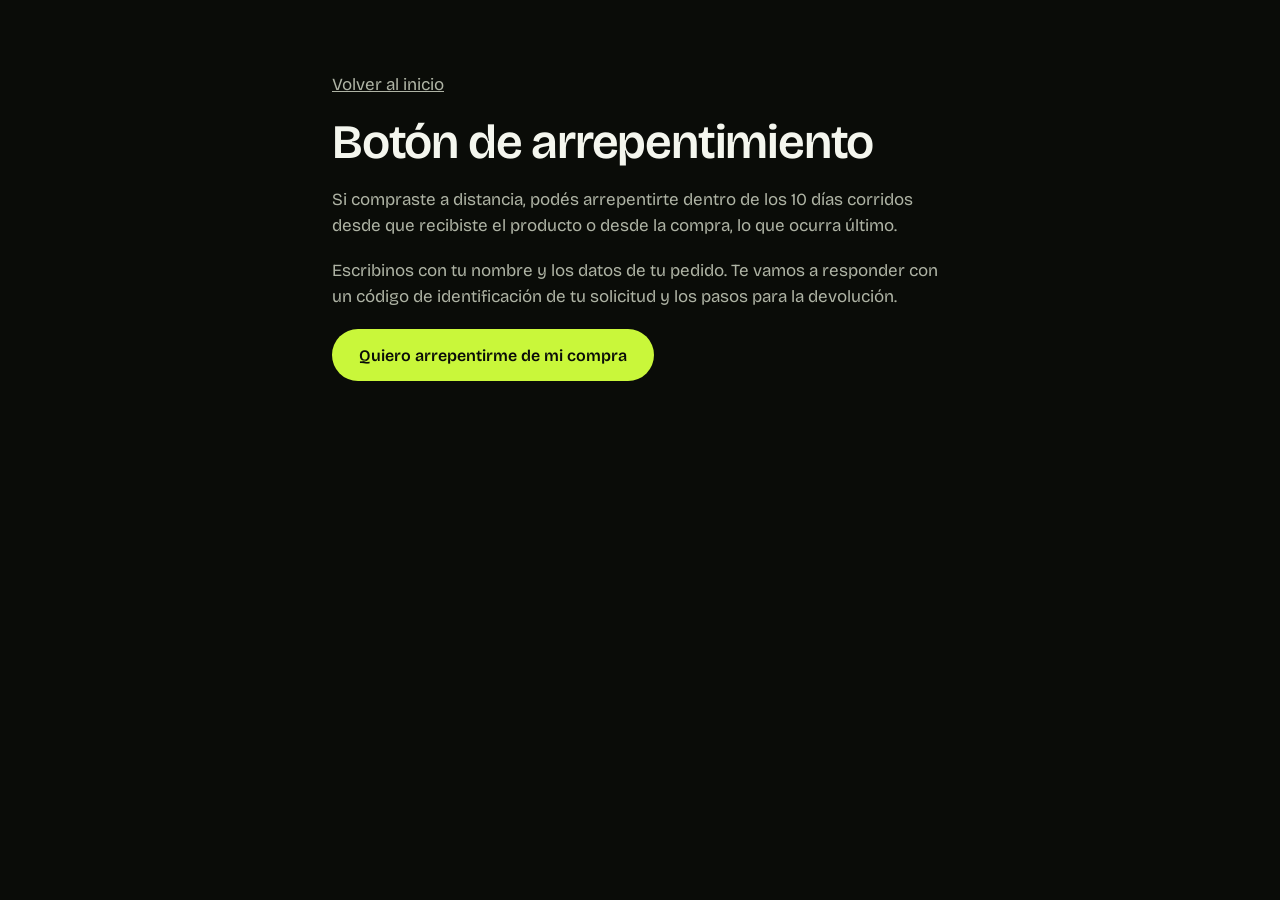
<file: arrepentimiento.html>
<!DOCTYPE html>
<html lang="es-AR">
<head>
    <meta charset="UTF-8">
    <meta name="viewport" content="width=device-width, initial-scale=1">
    <title>Botón de arrepentimiento | Carteg</title>
    <link rel="icon" href="assets/favicon.svg" type="image/svg+xml">
    <link href="https://fonts.googleapis.com/css2?family=Bricolage+Grotesque:opsz,wght@12..96,400..700&family=Instrument+Serif:ital@1&display=swap" rel="stylesheet">
    <link rel="stylesheet" href="styles.css?v=25">
    <style>
        .legal-page { max-width: 680px; padding-block: 72px; display: grid; gap: 20px; justify-items: start; }
        .legal-page p { color: var(--muted); }
        .legal-page h1 { font-size: clamp(2rem, 6vw, 3rem); }
        .legal-back { color: var(--muted); text-decoration: underline; }
    </style>
</head>
<body>
    <main class="wrap legal-page">
        <a class="legal-back" href="index.html">Volver al inicio</a>
        <h1>Botón de arrepentimiento</h1>
        <p>Si compraste a distancia, podés arrepentirte dentro de los 10 días corridos desde que recibiste el producto o desde la compra, lo que ocurra último.</p>
        <p>Escribinos con tu nombre y los datos de tu pedido. Te vamos a responder con un código de identificación de tu solicitud y los pasos para la devolución.</p>
        <a class="btn" target="_blank" rel="noopener" href="https://wa.me/5493516967688?text=Hola%20Carteg.%20Quiero%20arrepentirme%20de%20mi%20compra.%20Mi%20nombre%20es%20">Quiero arrepentirme de mi compra</a>
    </main>
</body>
</html>
</file>
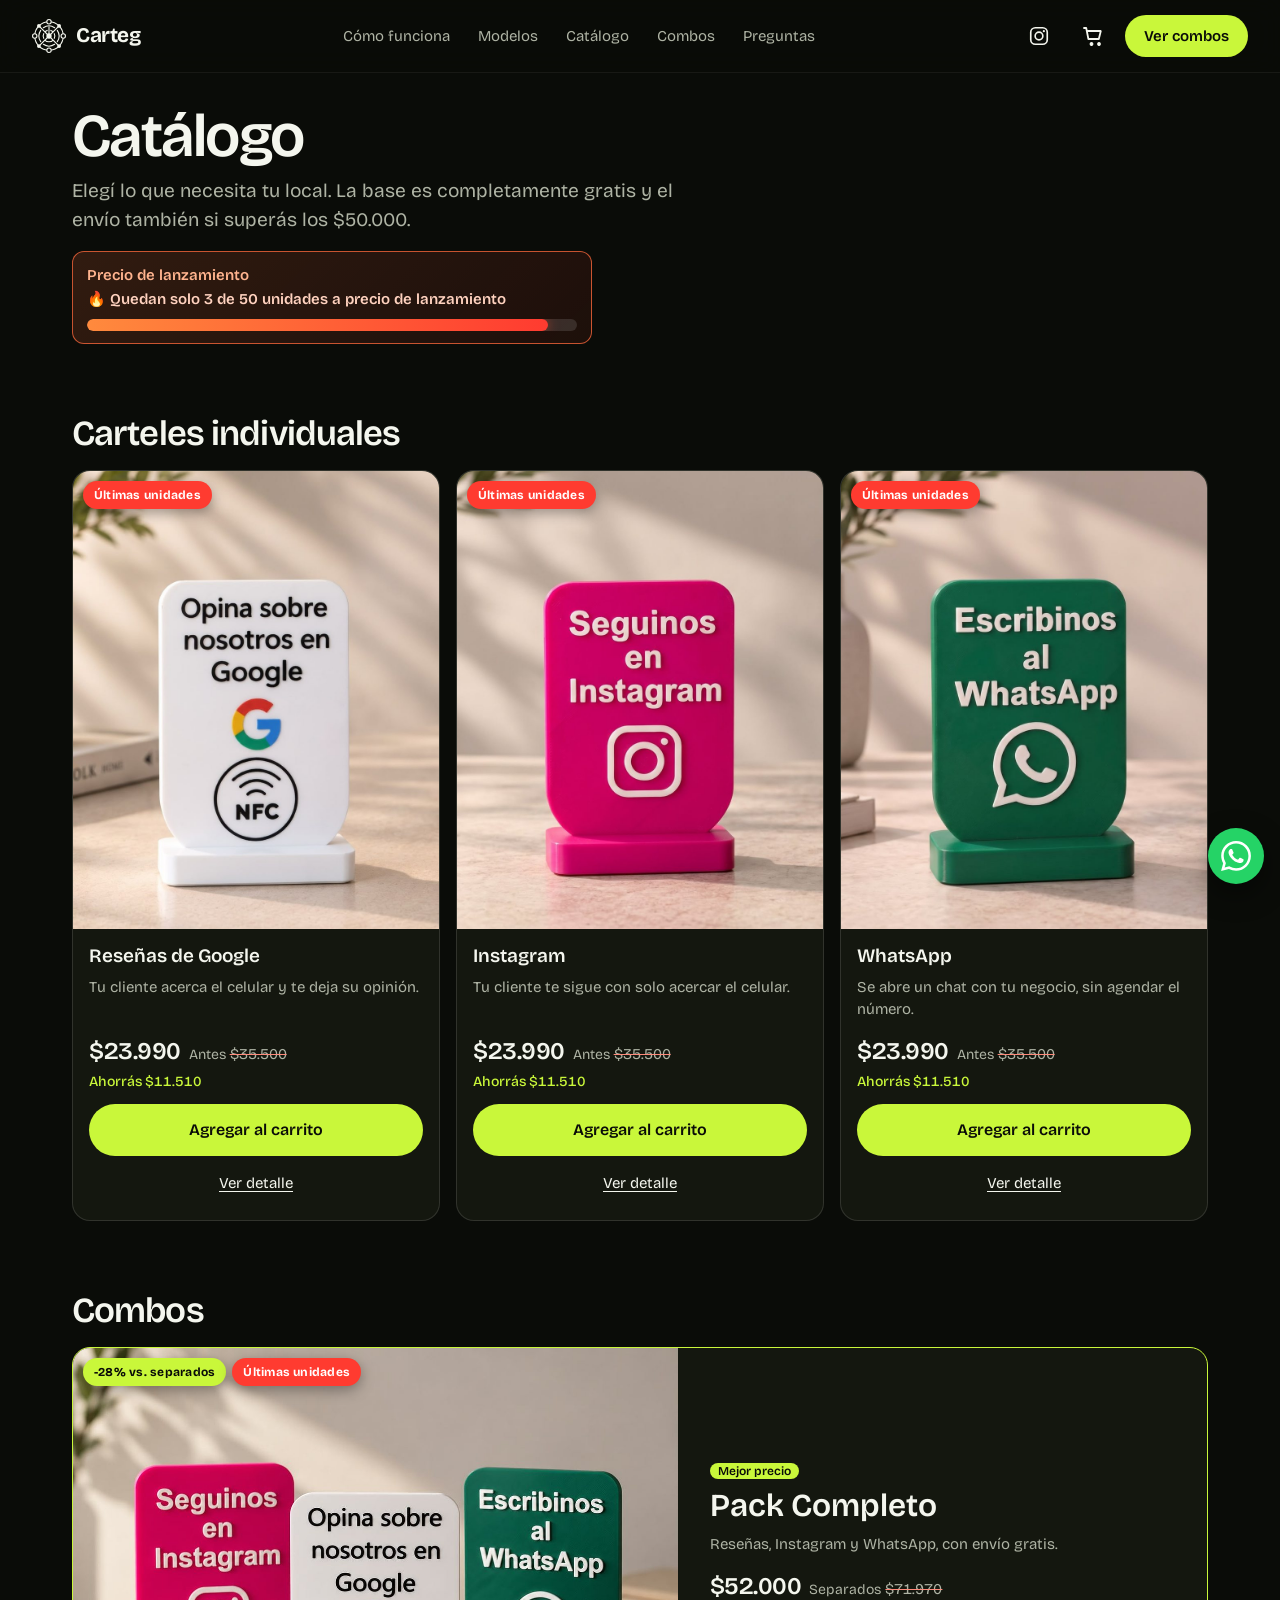
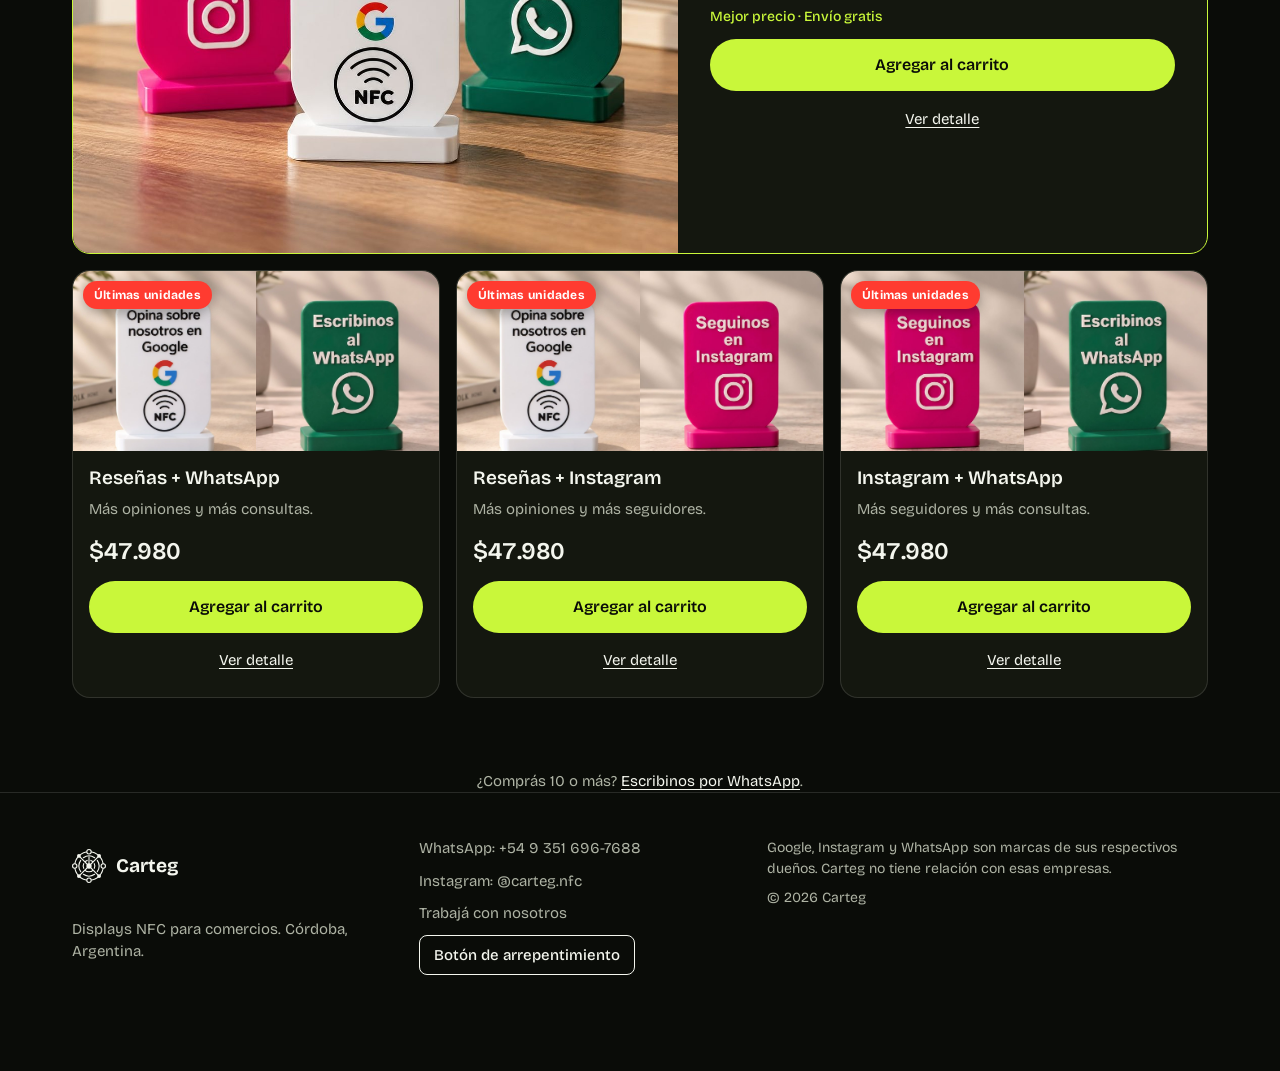
<file: catalogo.html>
<!DOCTYPE html>
<html lang="es-AR">
<head>
    <meta charset="UTF-8">
    <meta name="viewport" content="width=device-width, initial-scale=1">
    <title>Catálogo | Carteg</title>
    <meta name="description" content="Displays NFC para comercios: reseñas de Google, Instagram y WhatsApp. Comprá uno o llevá un combo y pagá menos.">
    <meta property="og:title" content="Catálogo | Carteg">
    <meta property="og:image" content="https://www.carteg.com.ar/assets/google.jpg?v=3">
    <meta name="theme-color" content="#0a0c08">
    <link rel="icon" href="assets/favicon.svg" type="image/svg+xml">
    <link rel="preconnect" href="https://fonts.googleapis.com">
    <link rel="preconnect" href="https://fonts.gstatic.com" crossorigin>
    <link href="https://fonts.googleapis.com/css2?family=Bricolage+Grotesque:opsz,wght@12..96,400..700&family=Instrument+Serif:ital@1&display=swap" rel="stylesheet">
    <link rel="stylesheet" href="styles.css?v=25">
    <script>document.documentElement.classList.add('js');</script>
</head>
<body class="product-page catalog-page">

    <svg width="0" height="0" style="position:absolute" aria-hidden="true">
        <symbol id="carteg" viewBox="0 0 620 620">
            <g fill="none" stroke="currentColor" stroke-width="20" stroke-linecap="round">
                <circle cx="310" cy="310" r="260"/>
                <path d="M207 159A183 183 0 0 1 413 159M461 207A183 183 0 0 1 461 413M413 461A183 183 0 0 1 207 461M159 413A183 183 0 0 1 159 207"/>
                <path stroke-linecap="butt" d="M285 207A106 106 0 0 0 233 237M335 207A106 106 0 0 1 387 237M404 262A106 106 0 0 1 404 358M387 383A106 106 0 0 1 233 383M216 358A106 106 0 0 1 216 262"/>
                <path d="M310 310V140M310 310L126 126M310 310L494 126M310 310L126 494M310 310L494 494"/>
            </g>
            <g fill="currentColor">
                <circle cx="310" cy="310" r="48"/>
                <circle cx="126" cy="126" r="35"/>
                <circle cx="494" cy="126" r="35"/>
                <circle cx="126" cy="494" r="35"/>
                <circle cx="494" cy="494" r="35"/>
            </g>
            <g fill="#0a0c08" stroke="currentColor" stroke-width="20">
                <circle cx="310" cy="50" r="40"/>
                <circle cx="570" cy="310" r="40"/>
                <circle cx="310" cy="570" r="40"/>
                <circle cx="50" cy="310" r="40"/>
            </g>
        </symbol>
    </svg>

    <header class="nav">
        <a href="index.html" class="brand" aria-label="Carteg, ir al inicio">
            <svg class="brand-mark"><use href="#carteg"/></svg>
            <span>Carteg</span>
        </a>
        <nav class="nav-links" aria-label="Principal">
            <a href="index.html#como-funciona">Cómo funciona</a>
            <a href="index.html#modelos">Modelos</a>
            <a href="catalogo.html">Catálogo</a>
            <a href="index.html#precios">Combos</a>
            <a href="index.html#preguntas">Preguntas</a>
        </nav>
        <a href="#combos" class="btn btn-small">Ver combos</a>
    </header>

    <main class="wrap catalog">
        <header class="catalog-head">
            <h1>Catálogo</h1>
            <p class="lead">Elegí lo que necesita tu local. La base es completamente gratis y el envío también si superás los $50.000.</p>
            <div class="stock" id="stock">
                <div class="stock-text">
                    <strong>Precio de lanzamiento</strong>
                    <span id="stock-left"></span>
                </div>
                <div class="stock-bar" aria-hidden="true"><i id="stock-fill"></i></div>
            </div>
        </header>

        <section aria-labelledby="carteles">
            <h2 id="carteles">Carteles individuales</h2>
            <div class="catalog-grid">
                <article class="catalog-card">
                    <a class="catalog-media" data-badge="stock" href="producto-google.html"><img src="assets/google.jpg?v=3" alt="Reseñas de Google" loading="lazy" width="900" height="1200"></a>
                    <div class="catalog-info">
                        <h3><a href="producto-google.html">Reseñas de Google</a></h3>
                        <p>Tu cliente acerca el celular y te deja su opinión.</p>
                        <div class="catalog-price" data-price-of="google"></div>
                        <button type="button" class="btn btn-wide" data-add="google">Agregar al carrito</button>
                        <a class="text-link catalog-detail" href="producto-google.html">Ver detalle</a>
                    </div>
                </article>
                <article class="catalog-card">
                    <a class="catalog-media" data-badge="stock" href="producto-instagram.html"><img src="assets/instagram.jpg?v=3" alt="Instagram" loading="lazy" width="900" height="1200"></a>
                    <div class="catalog-info">
                        <h3><a href="producto-instagram.html">Instagram</a></h3>
                        <p>Tu cliente te sigue con solo acercar el celular.</p>
                        <div class="catalog-price" data-price-of="instagram"></div>
                        <button type="button" class="btn btn-wide" data-add="instagram">Agregar al carrito</button>
                        <a class="text-link catalog-detail" href="producto-instagram.html">Ver detalle</a>
                    </div>
                </article>
                <article class="catalog-card">
                    <a class="catalog-media" data-badge="stock" href="producto-whatsapp.html"><img src="assets/whatsapp.jpg?v=3" alt="WhatsApp" loading="lazy" width="900" height="1200"></a>
                    <div class="catalog-info">
                        <h3><a href="producto-whatsapp.html">WhatsApp</a></h3>
                        <p>Se abre un chat con tu negocio, sin agendar el número.</p>
                        <div class="catalog-price" data-price-of="whatsapp"></div>
                        <button type="button" class="btn btn-wide" data-add="whatsapp">Agregar al carrito</button>
                        <a class="text-link catalog-detail" href="producto-whatsapp.html">Ver detalle</a>
                    </div>
                </article>
            </div>
        </section>

        <section id="combos" aria-labelledby="combos-title">
            <h2 id="combos-title">Combos</h2>
            <div class="catalog-grid catalog-grid-combos">
                <article class="catalog-card catalog-combo is-featured">
                    <a class="catalog-collage" data-badge="pack" href="combo-completo.html" aria-label="Ver detalle de Pack Completo"><img src="assets/pack-completo.jpg" alt="" loading="lazy" width="1200" height="1002"></a>
                    <div class="catalog-info">
                        <em class="combo-tag">Mejor precio</em><h3><a href="combo-completo.html">Pack Completo</a></h3>
                        <p>Reseñas, Instagram y WhatsApp, con envío gratis.</p>
                        <div class="catalog-price" data-price-of="completo"></div>
                        <button type="button" class="btn btn-wide" data-add="completo">Agregar al carrito</button>
                        <a class="text-link catalog-detail" href="combo-completo.html">Ver detalle</a>
                    </div>
                </article>
                <article class="catalog-card catalog-combo">
                    <a class="catalog-collage" data-badge="stock" href="combo-resenas-whatsapp.html" aria-label="Ver detalle de Reseñas + WhatsApp"><img src="assets/google.jpg?v=3" alt="" loading="lazy"><img src="assets/whatsapp.jpg?v=3" alt="" loading="lazy"></a>
                    <div class="catalog-info">
                        <h3><a href="combo-resenas-whatsapp.html">Reseñas + WhatsApp</a></h3>
                        <p>Más opiniones y más consultas.</p>
                        <div class="catalog-price" data-price-of="resenas-whatsapp"></div>
                        <button type="button" class="btn btn-wide" data-add="resenas-whatsapp">Agregar al carrito</button>
                        <a class="text-link catalog-detail" href="combo-resenas-whatsapp.html">Ver detalle</a>
                    </div>
                </article>
                <article class="catalog-card catalog-combo">
                    <a class="catalog-collage" data-badge="stock" href="combo-resenas-instagram.html" aria-label="Ver detalle de Reseñas + Instagram"><img src="assets/google.jpg?v=3" alt="" loading="lazy"><img src="assets/instagram.jpg?v=3" alt="" loading="lazy"></a>
                    <div class="catalog-info">
                        <h3><a href="combo-resenas-instagram.html">Reseñas + Instagram</a></h3>
                        <p>Más opiniones y más seguidores.</p>
                        <div class="catalog-price" data-price-of="resenas-instagram"></div>
                        <button type="button" class="btn btn-wide" data-add="resenas-instagram">Agregar al carrito</button>
                        <a class="text-link catalog-detail" href="combo-resenas-instagram.html">Ver detalle</a>
                    </div>
                </article>
                <article class="catalog-card catalog-combo">
                    <a class="catalog-collage" data-badge="stock" href="combo-instagram-whatsapp.html" aria-label="Ver detalle de Instagram + WhatsApp"><img src="assets/instagram.jpg?v=3" alt="" loading="lazy"><img src="assets/whatsapp.jpg?v=3" alt="" loading="lazy"></a>
                    <div class="catalog-info">
                        <h3><a href="combo-instagram-whatsapp.html">Instagram + WhatsApp</a></h3>
                        <p>Más seguidores y más consultas.</p>
                        <div class="catalog-price" data-price-of="instagram-whatsapp"></div>
                        <button type="button" class="btn btn-wide" data-add="instagram-whatsapp">Agregar al carrito</button>
                        <a class="text-link catalog-detail" href="combo-instagram-whatsapp.html">Ver detalle</a>
                    </div>
                </article>
            </div>
        </section>

        <p class="combo-more catalog-more">¿Comprás 10 o más? <a class="text-link" target="_blank" rel="noopener" href="https://wa.me/5493516967688?text=Hola%20Carteg!%20Quiero%20consultar%20por%20una%20compra%20de%2010%20displays%20o%20m%C3%A1s.">Escribinos por WhatsApp</a>.</p>
    </main>

    <footer class="footer">
        <div class="wrap footer-grid">
            <div class="footer-brand">
                <svg class="brand-mark"><use href="#carteg"/></svg>
                <strong>Carteg</strong>
                <p>Displays NFC para comercios. Córdoba, Argentina.</p>
            </div>
            <div>
                <a href="https://wa.me/5493516967688" target="_blank" rel="noopener">WhatsApp: +54 9 351 696-7688</a>
                <a href="https://www.instagram.com/carteg.nfc/" target="_blank" rel="noopener">Instagram: @carteg.nfc</a>
                <a href="/vendedores/">Trabajá con nosotros</a>
                <a class="regret" href="arrepentimiento.html">Botón de arrepentimiento</a>
            </div>
            <div class="legal">
                <p>Google, Instagram y WhatsApp son marcas de sus respectivos dueños. Carteg no tiene relación con esas empresas.</p>
                <p>© 2026 Carteg</p>
            </div>
        </div>
    </footer>

    <script src="shared.js?v=23"></script>
    <script src="cart.js?v=24"></script>
</body>
</html>
</file>
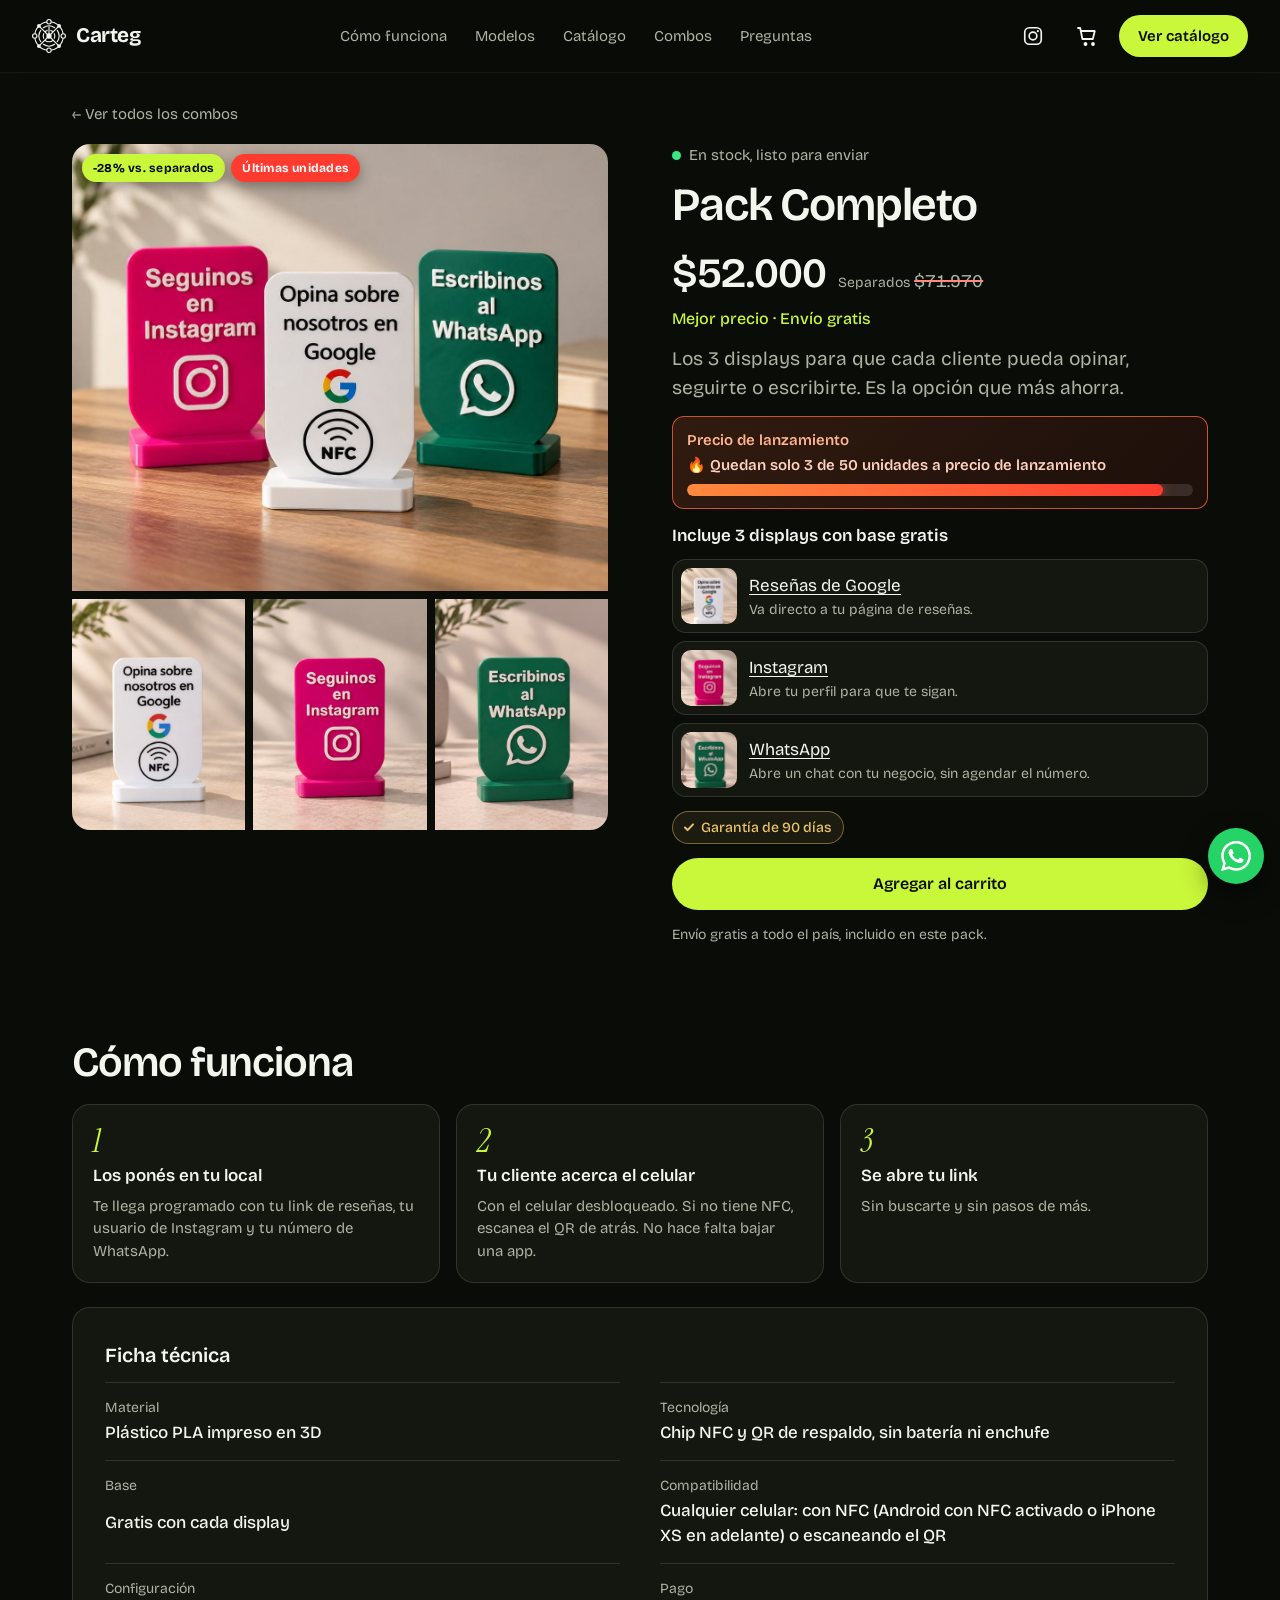
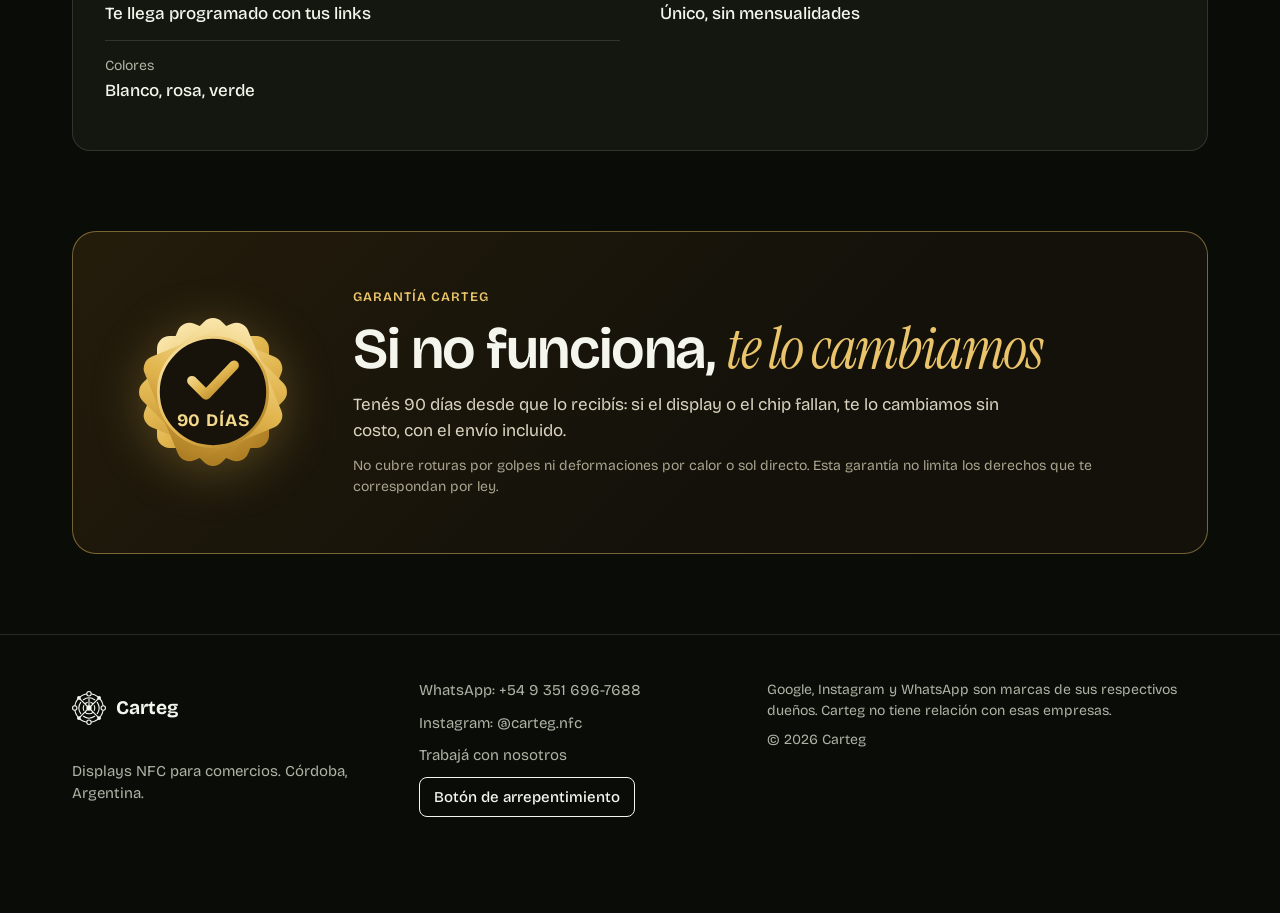
<file: combo-completo.html>
<!DOCTYPE html>
<html lang="es-AR">
<head>
    <meta charset="UTF-8">
    <meta name="viewport" content="width=device-width, initial-scale=1">
    <title>Pack Completo | Carteg</title>
    <meta name="description" content="Los 3 displays para que cada cliente pueda opinar, seguirte o escribirte. Es la opción que más ahorra.">
    <meta property="og:title" content="Pack Completo | Carteg">
    <meta property="og:description" content="Los 3 displays para que cada cliente pueda opinar, seguirte o escribirte. Es la opción que más ahorra.">
    <meta property="og:image" content="https://www.carteg.com.ar/assets/pack-completo.jpg">
    <meta name="theme-color" content="#0a0c08">
    <link rel="icon" href="assets/favicon.svg" type="image/svg+xml">
    <link rel="preconnect" href="https://fonts.googleapis.com">
    <link rel="preconnect" href="https://fonts.gstatic.com" crossorigin>
    <link href="https://fonts.googleapis.com/css2?family=Bricolage+Grotesque:opsz,wght@12..96,400..700&family=Instrument+Serif:ital@1&display=swap" rel="stylesheet">
    <link rel="stylesheet" href="styles.css?v=25">
    <script>document.documentElement.classList.add('js');</script>
</head>
<body class="product-page">

    <svg width="0" height="0" style="position:absolute" aria-hidden="true">
        <symbol id="carteg" viewBox="0 0 620 620">
            <g fill="none" stroke="currentColor" stroke-width="20" stroke-linecap="round">
                <circle cx="310" cy="310" r="260"/>
                <path d="M207 159A183 183 0 0 1 413 159M461 207A183 183 0 0 1 461 413M413 461A183 183 0 0 1 207 461M159 413A183 183 0 0 1 159 207"/>
                <path stroke-linecap="butt" d="M285 207A106 106 0 0 0 233 237M335 207A106 106 0 0 1 387 237M404 262A106 106 0 0 1 404 358M387 383A106 106 0 0 1 233 383M216 358A106 106 0 0 1 216 262"/>
                <path d="M310 310V140M310 310L126 126M310 310L494 126M310 310L126 494M310 310L494 494"/>
            </g>
            <g fill="currentColor">
                <circle cx="310" cy="310" r="48"/>
                <circle cx="126" cy="126" r="35"/>
                <circle cx="494" cy="126" r="35"/>
                <circle cx="126" cy="494" r="35"/>
                <circle cx="494" cy="494" r="35"/>
            </g>
            <g fill="#0a0c08" stroke="currentColor" stroke-width="20">
                <circle cx="310" cy="50" r="40"/>
                <circle cx="570" cy="310" r="40"/>
                <circle cx="310" cy="570" r="40"/>
                <circle cx="50" cy="310" r="40"/>
            </g>
        </symbol>
    </svg>

    <header class="nav">
        <a href="index.html" class="brand" aria-label="Carteg, ir al inicio">
            <svg class="brand-mark"><use href="#carteg"/></svg>
            <span>Carteg</span>
        </a>
        <nav class="nav-links" aria-label="Principal">
            <a href="index.html#como-funciona">Cómo funciona</a>
            <a href="index.html#modelos">Modelos</a>
            <a href="catalogo.html">Catálogo</a>
            <a href="catalogo.html#combos">Combos</a>
            <a href="index.html#preguntas">Preguntas</a>
        </nav>
        <a href="catalogo.html" class="btn btn-small">Ver catálogo</a>
    </header>

    <main class="wrap product">
        <a class="back-link" href="catalogo.html#combos">← Ver todos los combos</a>

        <div class="product-grid">
            <div class="gallery">
                <div class="combo-gallery combo-gallery-pack" data-badge="pack"><img src="assets/pack-completo.jpg" alt="Los 3 displays: Instagram, Reseñas de Google y WhatsApp" width="1200" height="1002"><img src="assets/google.jpg?v=3" alt="Display de Reseñas de Google" width="900" height="1200"><img src="assets/instagram.jpg?v=3" alt="Display de Instagram" width="900" height="1200"><img src="assets/whatsapp.jpg?v=3" alt="Display de WhatsApp" width="900" height="1200"></div>
            </div>

            <div class="buy-box">
                <p class="in-stock"><i aria-hidden="true"></i>En stock, listo para enviar</p>
                <h1>Pack Completo</h1>
                <div class="combo-detail-price" data-price-of="completo"></div>
                <p class="lead">Los 3 displays para que cada cliente pueda opinar, seguirte o escribirte. Es la opción que más ahorra.</p>

                <div class="stock" id="stock">
                    <div class="stock-text">
                        <strong>Precio de lanzamiento</strong>
                        <span id="stock-left"></span>
                    </div>
                    <div class="stock-bar" aria-hidden="true"><i id="stock-fill"></i></div>
                </div>

                <div class="combo-includes">
                    <strong>Incluye 3 displays con base gratis</strong>
                    <ul>
                    <li><img src="assets/google.jpg?v=3" alt="" loading="lazy"><span><a class="text-link" href="producto-google.html">Reseñas de Google</a><small>Va directo a tu página de reseñas.</small></span></li>
                    <li><img src="assets/instagram.jpg?v=3" alt="" loading="lazy"><span><a class="text-link" href="producto-instagram.html">Instagram</a><small>Abre tu perfil para que te sigan.</small></span></li>
                    <li><img src="assets/whatsapp.jpg?v=3" alt="" loading="lazy"><span><a class="text-link" href="producto-whatsapp.html">WhatsApp</a><small>Abre un chat con tu negocio, sin agendar el número.</small></span></li>
                    </ul>
                </div>

                <a class="badge-gold" href="#garantia">Garantía de 90 días</a>

                <button type="button" class="btn btn-wide" id="add-to-cart" data-add="completo">Agregar al carrito</button>

                <p class="summary-note">Envío gratis a todo el país, incluido en este pack.</p>
            </div>
        </div>

        <section class="product-how">
            <h2>Cómo funciona</h2>
            <ol>
                <li><strong>Los ponés en tu local</strong><span>Te llega programado con tu link de reseñas, tu usuario de Instagram y tu número de WhatsApp.</span></li>
                <li><strong>Tu cliente acerca el celular</strong><span>Con el celular desbloqueado. Si no tiene NFC, escanea el QR de atrás. No hace falta bajar una app.</span></li>
                <li><strong>Se abre tu link</strong><span>Sin buscarte y sin pasos de más.</span></li>
            </ol>
        </section>

        <div class="specs">
            <h3>Ficha técnica</h3>
            <dl>
                <div><dt>Material</dt><dd>Plástico PLA impreso en 3D</dd></div>
                <div><dt>Tecnología</dt><dd>Chip NFC y QR de respaldo, sin batería ni enchufe</dd></div>
                <div><dt>Base</dt><dd>Gratis con cada display</dd></div>
                <div><dt>Compatibilidad</dt><dd>Cualquier celular: con NFC (Android con NFC activado o iPhone XS en adelante) o escaneando el QR</dd></div>
                <div><dt>Configuración</dt><dd>Te llega programado con tus links</dd></div>
                <div><dt>Pago</dt><dd>Único, sin mensualidades</dd></div>
                <div><dt>Colores</dt><dd>Blanco, rosa, verde</dd></div>
            </dl>
        </div>
    </main>

    <div class="product-guarantee">
        <section id="garantia" class="guarantee wrap">
                <svg class="seal" viewBox="0 0 120 120" role="img" aria-label="Sello de garantía de 90 días">
                    <defs>
                        <linearGradient id="gold" x1="0" y1="0" x2="1" y2="1">
                            <stop offset="0" stop-color="#fbe9b2"/>
                            <stop offset="0.5" stop-color="#e2b64f"/>
                            <stop offset="1" stop-color="#a9781f"/>
                        </linearGradient>
                    </defs>
                    <g class="seal-star" fill="url(#gold)">
                        <rect x="20" y="20" width="80" height="80" rx="9"/>
                        <rect x="20" y="20" width="80" height="80" rx="9" transform="rotate(22.5 60 60)"/>
                        <rect x="20" y="20" width="80" height="80" rx="9" transform="rotate(45 60 60)"/>
                        <rect x="20" y="20" width="80" height="80" rx="9" transform="rotate(67.5 60 60)"/>
                    </g>
                    <circle cx="60" cy="60" r="39" fill="#17130a" stroke="url(#gold)" stroke-width="2"/>
                    <path d="M45 52l10 10 20-21" fill="none" stroke="url(#gold)" stroke-width="7" stroke-linecap="round" stroke-linejoin="round"/>
                    <text x="60" y="84" text-anchor="middle" fill="#f4d98c" font-size="12.5" font-weight="700" letter-spacing="0.6" font-family="Bricolage Grotesque, Arial, sans-serif">90 DÍAS</text>
                </svg>
                <div class="guarantee-copy">
                    <p class="eyebrow">Garantía Carteg</p>
                    <h2>Si no funciona, <em>te lo cambiamos</em></h2>
                    <p>Tenés 90 días desde que lo recibís: si el display o el chip fallan, te lo cambiamos sin costo, con el envío incluido.</p>
                    <small>No cubre roturas por golpes ni deformaciones por calor o sol directo. Esta garantía no limita los derechos que te correspondan por ley.</small>
                </div>
            </section>
    </div>

    <footer class="footer">
        <div class="wrap footer-grid">
            <div class="footer-brand">
                <svg class="brand-mark"><use href="#carteg"/></svg>
                <strong>Carteg</strong>
                <p>Displays NFC para comercios. Córdoba, Argentina.</p>
            </div>
            <div>
                <a href="https://wa.me/5493516967688" target="_blank" rel="noopener">WhatsApp: +54 9 351 696-7688</a>
                <a href="https://www.instagram.com/carteg.nfc/" target="_blank" rel="noopener">Instagram: @carteg.nfc</a>
                <a href="/vendedores/">Trabajá con nosotros</a>
                <a class="regret" href="arrepentimiento.html">Botón de arrepentimiento</a>
            </div>
            <div class="legal">
                <p>Google, Instagram y WhatsApp son marcas de sus respectivos dueños. Carteg no tiene relación con esas empresas.</p>
                <p>© 2026 Carteg</p>
            </div>
        </div>
    </footer>

    <div class="buy-bar" id="buy-bar" hidden>
        <button type="button" class="btn btn-wide" data-add="completo"><span data-price-plain="3"></span> · Agregar al carrito</button>
    </div>

    <script src="shared.js?v=23"></script>
    <script src="cart.js?v=24"></script>
    <script src="combo.js?v=23"></script>
</body>
</html>
</file>
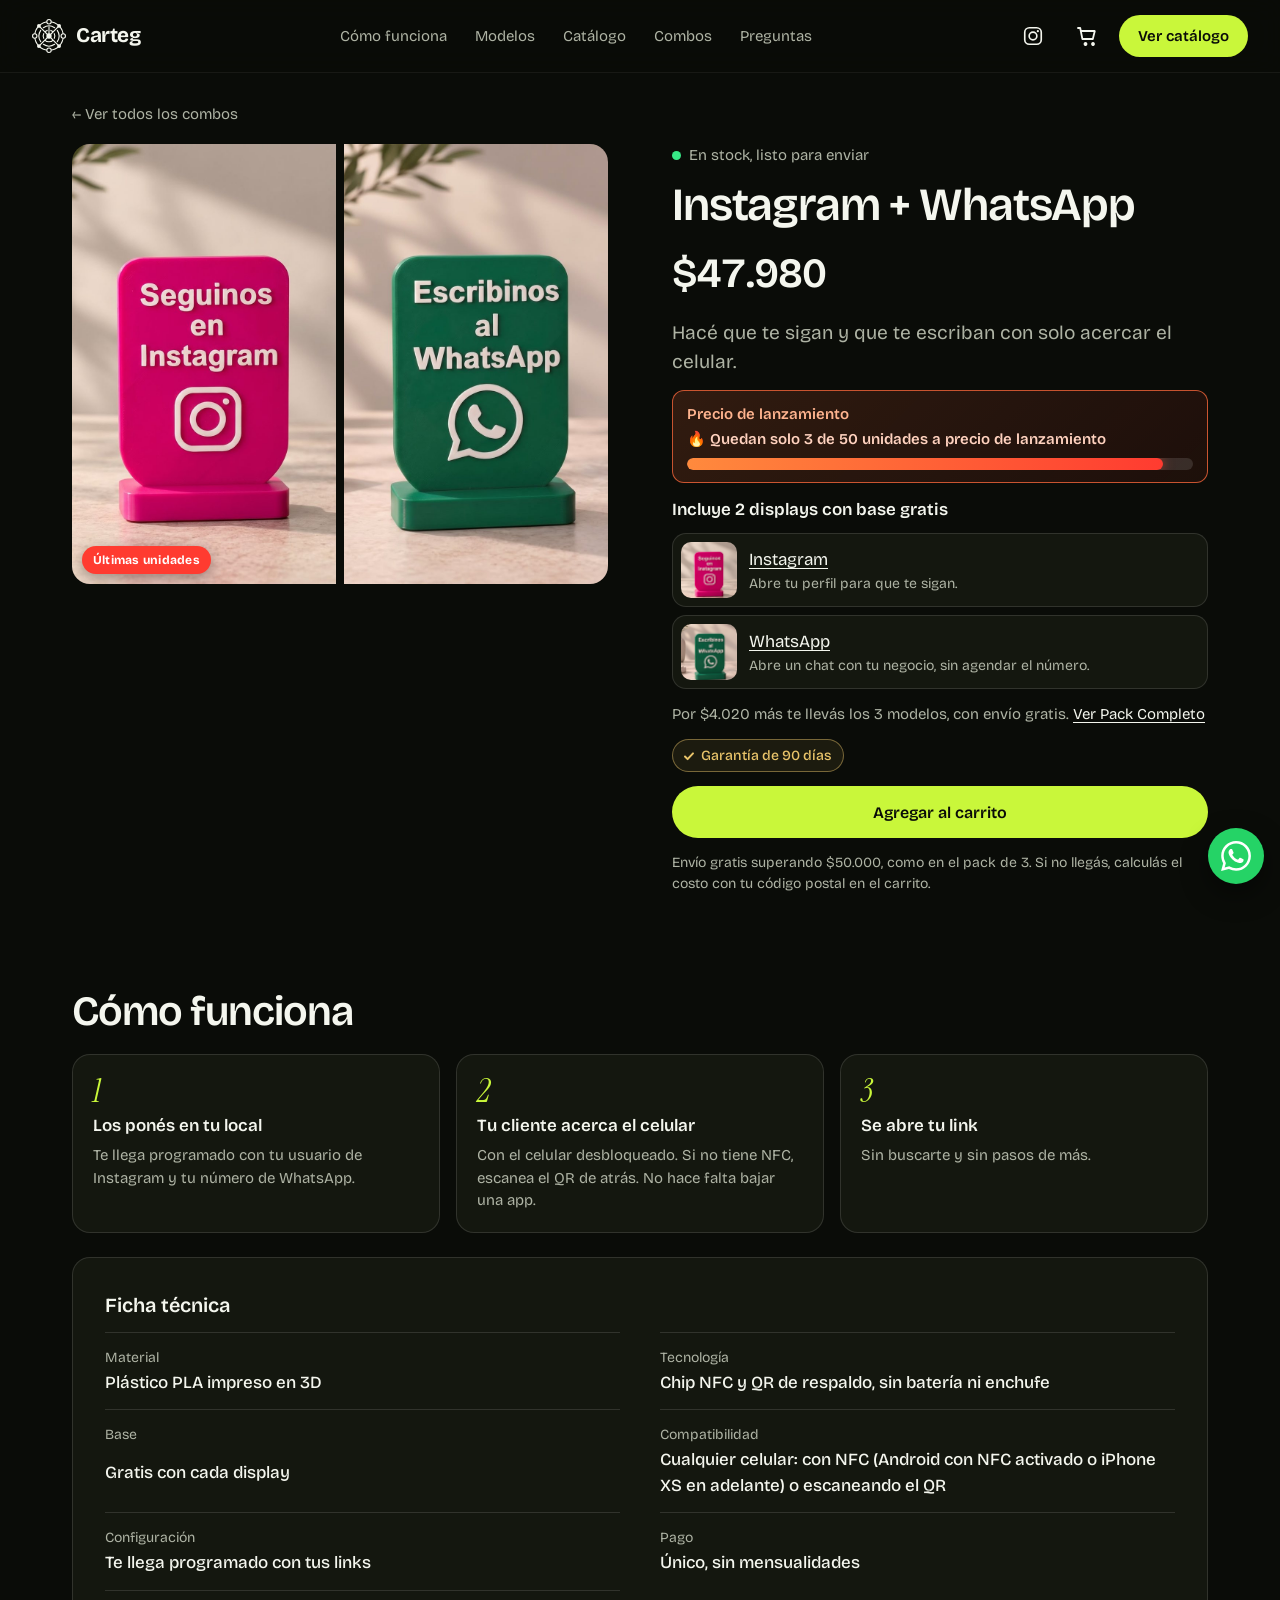
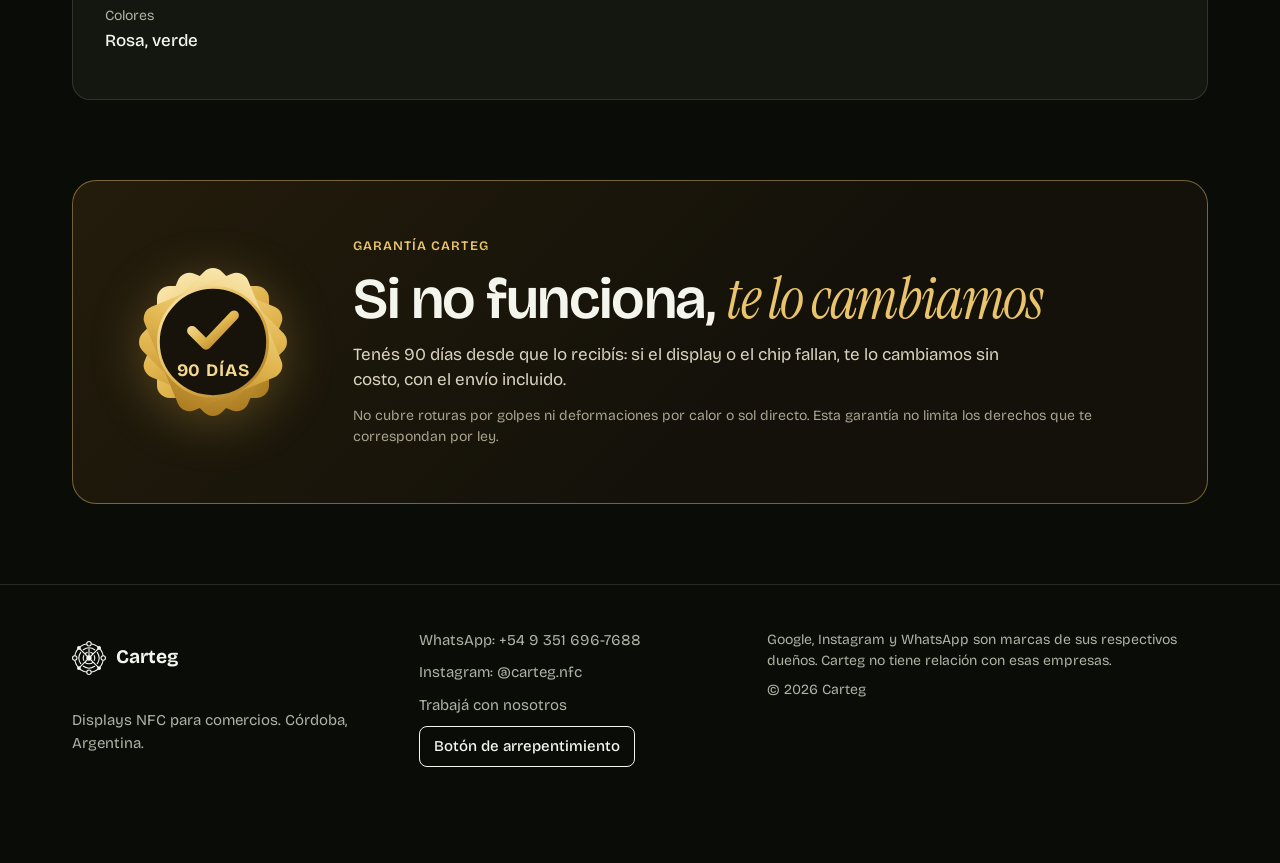
<file: combo-instagram-whatsapp.html>
<!DOCTYPE html>
<html lang="es-AR">
<head>
    <meta charset="UTF-8">
    <meta name="viewport" content="width=device-width, initial-scale=1">
    <title>Instagram + WhatsApp | Carteg</title>
    <meta name="description" content="Hacé que te sigan y que te escriban con solo acercar el celular.">
    <meta property="og:title" content="Instagram + WhatsApp | Carteg">
    <meta property="og:description" content="Hacé que te sigan y que te escriban con solo acercar el celular.">
    <meta property="og:image" content="https://www.carteg.com.ar/assets/instagram.jpg?v=3">
    <meta name="theme-color" content="#0a0c08">
    <link rel="icon" href="assets/favicon.svg" type="image/svg+xml">
    <link rel="preconnect" href="https://fonts.googleapis.com">
    <link rel="preconnect" href="https://fonts.gstatic.com" crossorigin>
    <link href="https://fonts.googleapis.com/css2?family=Bricolage+Grotesque:opsz,wght@12..96,400..700&family=Instrument+Serif:ital@1&display=swap" rel="stylesheet">
    <link rel="stylesheet" href="styles.css?v=25">
    <script>document.documentElement.classList.add('js');</script>
</head>
<body class="product-page">

    <svg width="0" height="0" style="position:absolute" aria-hidden="true">
        <symbol id="carteg" viewBox="0 0 620 620">
            <g fill="none" stroke="currentColor" stroke-width="20" stroke-linecap="round">
                <circle cx="310" cy="310" r="260"/>
                <path d="M207 159A183 183 0 0 1 413 159M461 207A183 183 0 0 1 461 413M413 461A183 183 0 0 1 207 461M159 413A183 183 0 0 1 159 207"/>
                <path stroke-linecap="butt" d="M285 207A106 106 0 0 0 233 237M335 207A106 106 0 0 1 387 237M404 262A106 106 0 0 1 404 358M387 383A106 106 0 0 1 233 383M216 358A106 106 0 0 1 216 262"/>
                <path d="M310 310V140M310 310L126 126M310 310L494 126M310 310L126 494M310 310L494 494"/>
            </g>
            <g fill="currentColor">
                <circle cx="310" cy="310" r="48"/>
                <circle cx="126" cy="126" r="35"/>
                <circle cx="494" cy="126" r="35"/>
                <circle cx="126" cy="494" r="35"/>
                <circle cx="494" cy="494" r="35"/>
            </g>
            <g fill="#0a0c08" stroke="currentColor" stroke-width="20">
                <circle cx="310" cy="50" r="40"/>
                <circle cx="570" cy="310" r="40"/>
                <circle cx="310" cy="570" r="40"/>
                <circle cx="50" cy="310" r="40"/>
            </g>
        </symbol>
    </svg>

    <header class="nav">
        <a href="index.html" class="brand" aria-label="Carteg, ir al inicio">
            <svg class="brand-mark"><use href="#carteg"/></svg>
            <span>Carteg</span>
        </a>
        <nav class="nav-links" aria-label="Principal">
            <a href="index.html#como-funciona">Cómo funciona</a>
            <a href="index.html#modelos">Modelos</a>
            <a href="catalogo.html">Catálogo</a>
            <a href="catalogo.html#combos">Combos</a>
            <a href="index.html#preguntas">Preguntas</a>
        </nav>
        <a href="catalogo.html" class="btn btn-small">Ver catálogo</a>
    </header>

    <main class="wrap product">
        <a class="back-link" href="catalogo.html#combos">← Ver todos los combos</a>

        <div class="product-grid">
            <div class="gallery">
                <div class="combo-gallery combo-gallery-2" data-badge="stock"><img src="assets/instagram.jpg?v=3" alt="Display de Instagram" width="900" height="1200"><img src="assets/whatsapp.jpg?v=3" alt="Display de WhatsApp" width="900" height="1200"></div>
            </div>

            <div class="buy-box">
                <p class="in-stock"><i aria-hidden="true"></i>En stock, listo para enviar</p>
                <h1>Instagram + WhatsApp</h1>
                <div class="combo-detail-price" data-price-of="instagram-whatsapp"></div>
                <p class="lead">Hacé que te sigan y que te escriban con solo acercar el celular.</p>

                <div class="stock" id="stock">
                    <div class="stock-text">
                        <strong>Precio de lanzamiento</strong>
                        <span id="stock-left"></span>
                    </div>
                    <div class="stock-bar" aria-hidden="true"><i id="stock-fill"></i></div>
                </div>

                <div class="combo-includes">
                    <strong>Incluye 2 displays con base gratis</strong>
                    <ul>
                    <li><img src="assets/instagram.jpg?v=3" alt="" loading="lazy"><span><a class="text-link" href="producto-instagram.html">Instagram</a><small>Abre tu perfil para que te sigan.</small></span></li>
                    <li><img src="assets/whatsapp.jpg?v=3" alt="" loading="lazy"><span><a class="text-link" href="producto-whatsapp.html">WhatsApp</a><small>Abre un chat con tu negocio, sin agendar el número.</small></span></li>
                    </ul>
                </div>

                <p class="combine">Por <span data-price-step></span> más te llevás los 3 modelos, con envío gratis. <a class="text-link" href="combo-completo.html">Ver Pack Completo</a></p>

                <a class="badge-gold" href="#garantia">Garantía de 90 días</a>

                <button type="button" class="btn btn-wide" id="add-to-cart" data-add="instagram-whatsapp">Agregar al carrito</button>

                <p class="summary-note">Envío gratis superando $50.000, como en el pack de 3. Si no llegás, calculás el costo con tu código postal en el carrito.</p>
            </div>
        </div>

        <section class="product-how">
            <h2>Cómo funciona</h2>
            <ol>
                <li><strong>Los ponés en tu local</strong><span>Te llega programado con tu usuario de Instagram y tu número de WhatsApp.</span></li>
                <li><strong>Tu cliente acerca el celular</strong><span>Con el celular desbloqueado. Si no tiene NFC, escanea el QR de atrás. No hace falta bajar una app.</span></li>
                <li><strong>Se abre tu link</strong><span>Sin buscarte y sin pasos de más.</span></li>
            </ol>
        </section>

        <div class="specs">
            <h3>Ficha técnica</h3>
            <dl>
                <div><dt>Material</dt><dd>Plástico PLA impreso en 3D</dd></div>
                <div><dt>Tecnología</dt><dd>Chip NFC y QR de respaldo, sin batería ni enchufe</dd></div>
                <div><dt>Base</dt><dd>Gratis con cada display</dd></div>
                <div><dt>Compatibilidad</dt><dd>Cualquier celular: con NFC (Android con NFC activado o iPhone XS en adelante) o escaneando el QR</dd></div>
                <div><dt>Configuración</dt><dd>Te llega programado con tus links</dd></div>
                <div><dt>Pago</dt><dd>Único, sin mensualidades</dd></div>
                <div><dt>Colores</dt><dd>Rosa, verde</dd></div>
            </dl>
        </div>
    </main>

    <div class="product-guarantee">
        <section id="garantia" class="guarantee wrap">
                <svg class="seal" viewBox="0 0 120 120" role="img" aria-label="Sello de garantía de 90 días">
                    <defs>
                        <linearGradient id="gold" x1="0" y1="0" x2="1" y2="1">
                            <stop offset="0" stop-color="#fbe9b2"/>
                            <stop offset="0.5" stop-color="#e2b64f"/>
                            <stop offset="1" stop-color="#a9781f"/>
                        </linearGradient>
                    </defs>
                    <g class="seal-star" fill="url(#gold)">
                        <rect x="20" y="20" width="80" height="80" rx="9"/>
                        <rect x="20" y="20" width="80" height="80" rx="9" transform="rotate(22.5 60 60)"/>
                        <rect x="20" y="20" width="80" height="80" rx="9" transform="rotate(45 60 60)"/>
                        <rect x="20" y="20" width="80" height="80" rx="9" transform="rotate(67.5 60 60)"/>
                    </g>
                    <circle cx="60" cy="60" r="39" fill="#17130a" stroke="url(#gold)" stroke-width="2"/>
                    <path d="M45 52l10 10 20-21" fill="none" stroke="url(#gold)" stroke-width="7" stroke-linecap="round" stroke-linejoin="round"/>
                    <text x="60" y="84" text-anchor="middle" fill="#f4d98c" font-size="12.5" font-weight="700" letter-spacing="0.6" font-family="Bricolage Grotesque, Arial, sans-serif">90 DÍAS</text>
                </svg>
                <div class="guarantee-copy">
                    <p class="eyebrow">Garantía Carteg</p>
                    <h2>Si no funciona, <em>te lo cambiamos</em></h2>
                    <p>Tenés 90 días desde que lo recibís: si el display o el chip fallan, te lo cambiamos sin costo, con el envío incluido.</p>
                    <small>No cubre roturas por golpes ni deformaciones por calor o sol directo. Esta garantía no limita los derechos que te correspondan por ley.</small>
                </div>
            </section>
    </div>

    <footer class="footer">
        <div class="wrap footer-grid">
            <div class="footer-brand">
                <svg class="brand-mark"><use href="#carteg"/></svg>
                <strong>Carteg</strong>
                <p>Displays NFC para comercios. Córdoba, Argentina.</p>
            </div>
            <div>
                <a href="https://wa.me/5493516967688" target="_blank" rel="noopener">WhatsApp: +54 9 351 696-7688</a>
                <a href="https://www.instagram.com/carteg.nfc/" target="_blank" rel="noopener">Instagram: @carteg.nfc</a>
                <a href="/vendedores/">Trabajá con nosotros</a>
                <a class="regret" href="arrepentimiento.html">Botón de arrepentimiento</a>
            </div>
            <div class="legal">
                <p>Google, Instagram y WhatsApp son marcas de sus respectivos dueños. Carteg no tiene relación con esas empresas.</p>
                <p>© 2026 Carteg</p>
            </div>
        </div>
    </footer>

    <div class="buy-bar" id="buy-bar" hidden>
        <button type="button" class="btn btn-wide" data-add="instagram-whatsapp"><span data-price-plain="2"></span> · Agregar al carrito</button>
    </div>

    <script src="shared.js?v=23"></script>
    <script src="cart.js?v=24"></script>
    <script src="combo.js?v=23"></script>
</body>
</html>
</file>
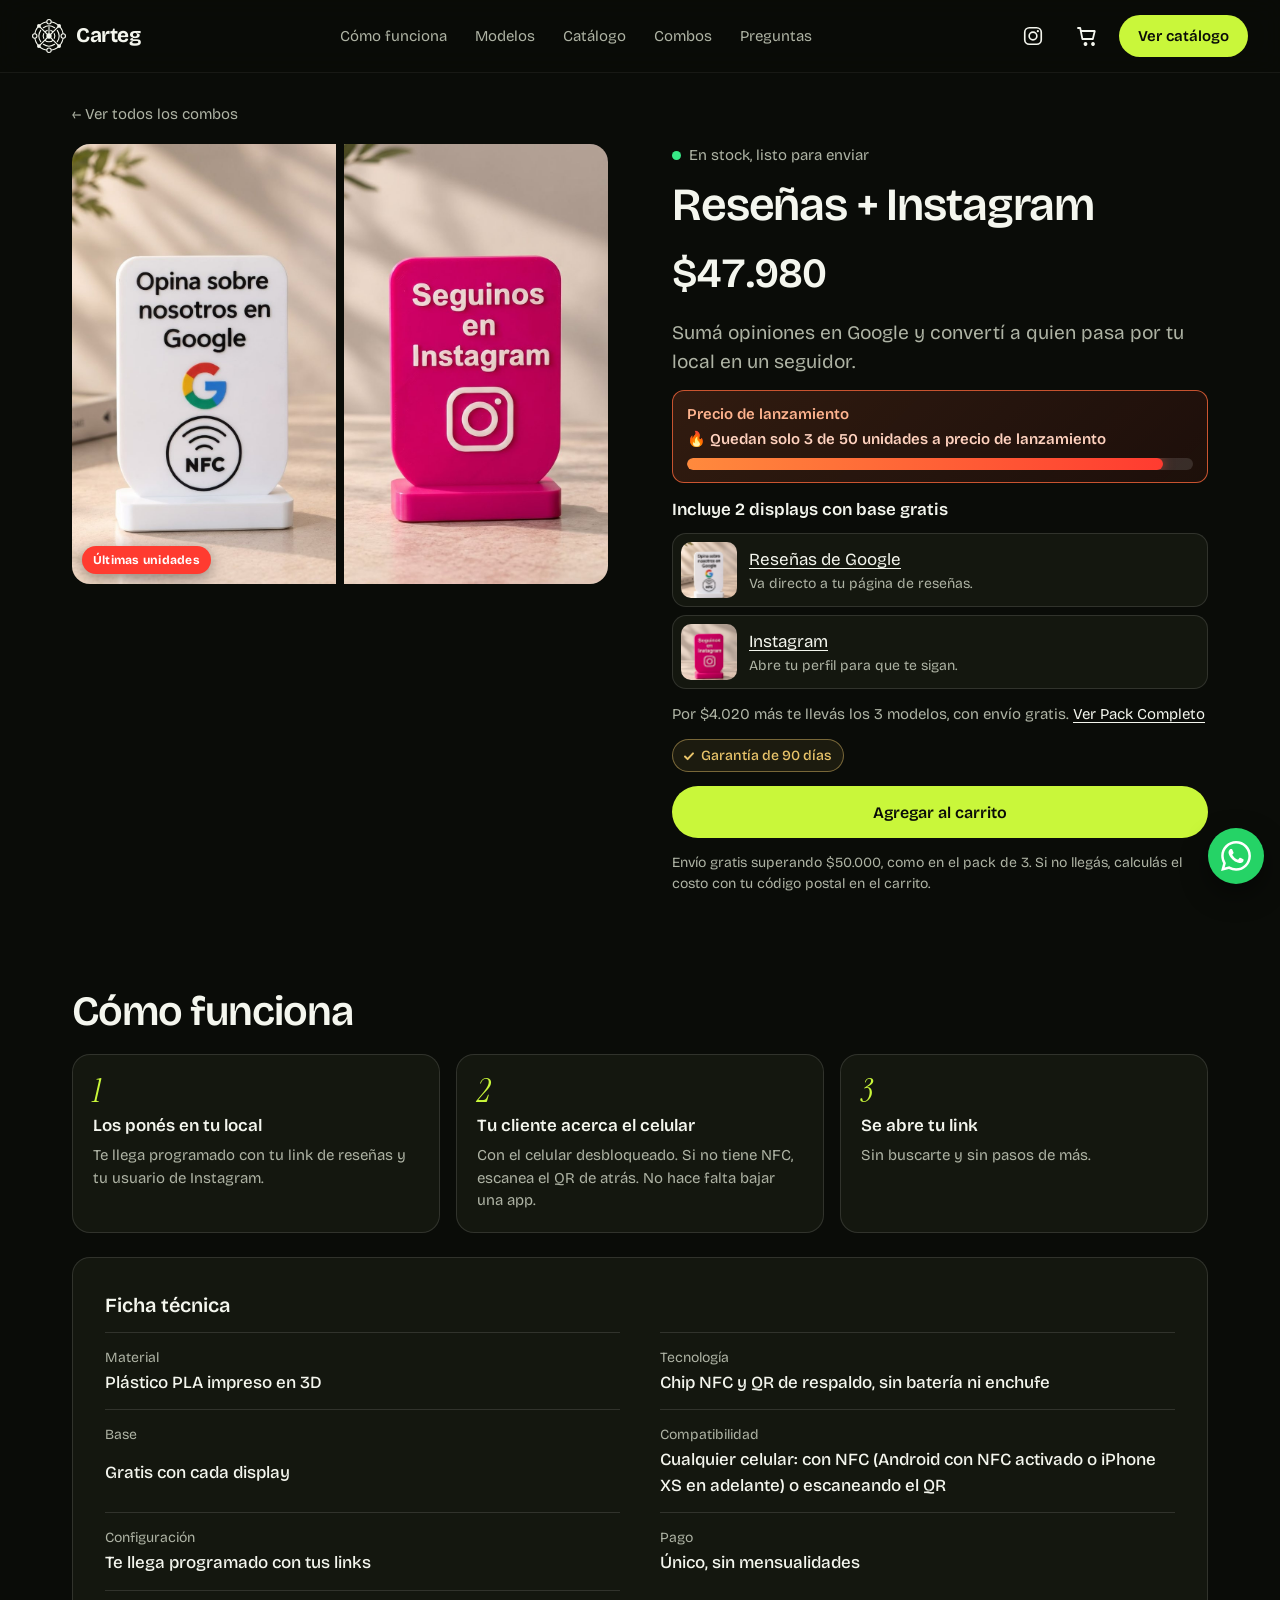
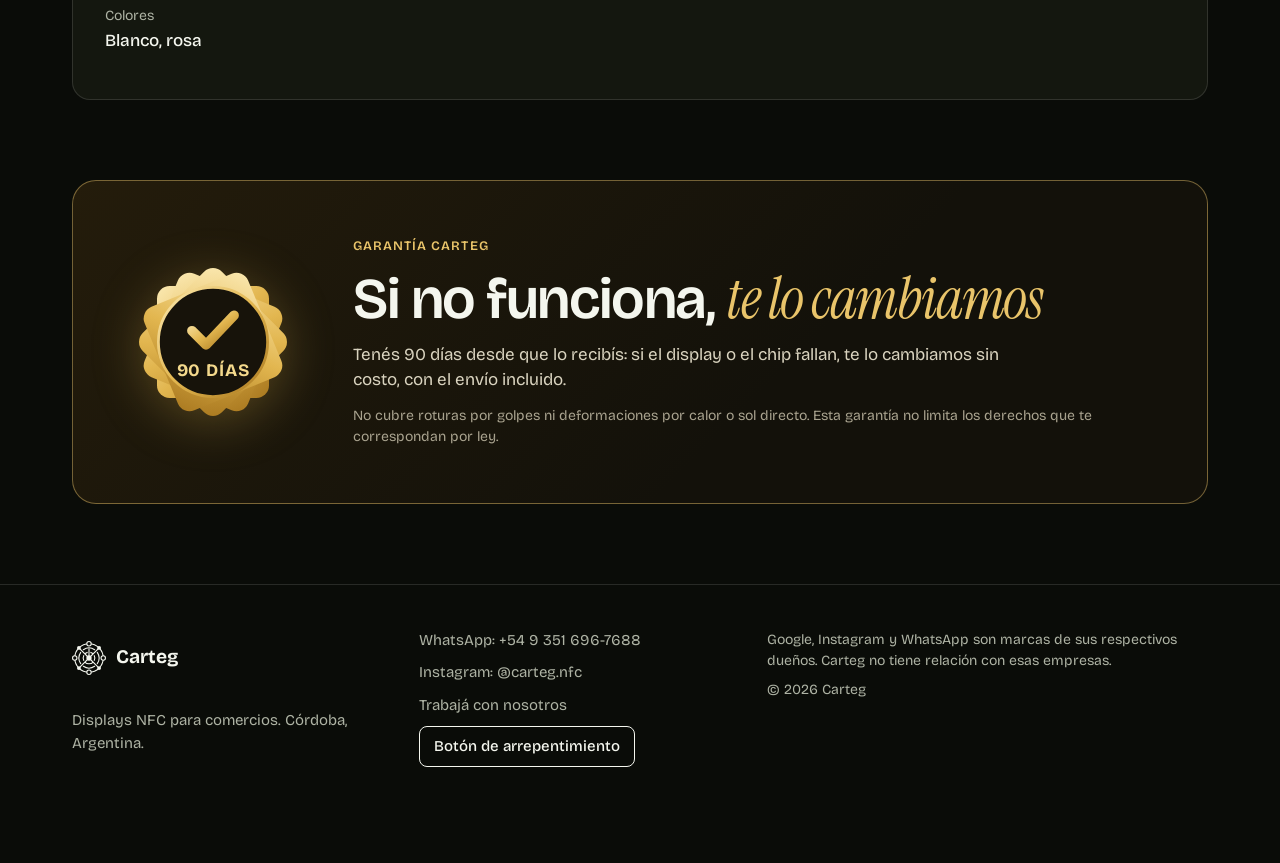
<file: combo-resenas-instagram.html>
<!DOCTYPE html>
<html lang="es-AR">
<head>
    <meta charset="UTF-8">
    <meta name="viewport" content="width=device-width, initial-scale=1">
    <title>Reseñas + Instagram | Carteg</title>
    <meta name="description" content="Sumá opiniones en Google y convertí a quien pasa por tu local en un seguidor.">
    <meta property="og:title" content="Reseñas + Instagram | Carteg">
    <meta property="og:description" content="Sumá opiniones en Google y convertí a quien pasa por tu local en un seguidor.">
    <meta property="og:image" content="https://www.carteg.com.ar/assets/google.jpg?v=3">
    <meta name="theme-color" content="#0a0c08">
    <link rel="icon" href="assets/favicon.svg" type="image/svg+xml">
    <link rel="preconnect" href="https://fonts.googleapis.com">
    <link rel="preconnect" href="https://fonts.gstatic.com" crossorigin>
    <link href="https://fonts.googleapis.com/css2?family=Bricolage+Grotesque:opsz,wght@12..96,400..700&family=Instrument+Serif:ital@1&display=swap" rel="stylesheet">
    <link rel="stylesheet" href="styles.css?v=25">
    <script>document.documentElement.classList.add('js');</script>
</head>
<body class="product-page">

    <svg width="0" height="0" style="position:absolute" aria-hidden="true">
        <symbol id="carteg" viewBox="0 0 620 620">
            <g fill="none" stroke="currentColor" stroke-width="20" stroke-linecap="round">
                <circle cx="310" cy="310" r="260"/>
                <path d="M207 159A183 183 0 0 1 413 159M461 207A183 183 0 0 1 461 413M413 461A183 183 0 0 1 207 461M159 413A183 183 0 0 1 159 207"/>
                <path stroke-linecap="butt" d="M285 207A106 106 0 0 0 233 237M335 207A106 106 0 0 1 387 237M404 262A106 106 0 0 1 404 358M387 383A106 106 0 0 1 233 383M216 358A106 106 0 0 1 216 262"/>
                <path d="M310 310V140M310 310L126 126M310 310L494 126M310 310L126 494M310 310L494 494"/>
            </g>
            <g fill="currentColor">
                <circle cx="310" cy="310" r="48"/>
                <circle cx="126" cy="126" r="35"/>
                <circle cx="494" cy="126" r="35"/>
                <circle cx="126" cy="494" r="35"/>
                <circle cx="494" cy="494" r="35"/>
            </g>
            <g fill="#0a0c08" stroke="currentColor" stroke-width="20">
                <circle cx="310" cy="50" r="40"/>
                <circle cx="570" cy="310" r="40"/>
                <circle cx="310" cy="570" r="40"/>
                <circle cx="50" cy="310" r="40"/>
            </g>
        </symbol>
    </svg>

    <header class="nav">
        <a href="index.html" class="brand" aria-label="Carteg, ir al inicio">
            <svg class="brand-mark"><use href="#carteg"/></svg>
            <span>Carteg</span>
        </a>
        <nav class="nav-links" aria-label="Principal">
            <a href="index.html#como-funciona">Cómo funciona</a>
            <a href="index.html#modelos">Modelos</a>
            <a href="catalogo.html">Catálogo</a>
            <a href="catalogo.html#combos">Combos</a>
            <a href="index.html#preguntas">Preguntas</a>
        </nav>
        <a href="catalogo.html" class="btn btn-small">Ver catálogo</a>
    </header>

    <main class="wrap product">
        <a class="back-link" href="catalogo.html#combos">← Ver todos los combos</a>

        <div class="product-grid">
            <div class="gallery">
                <div class="combo-gallery combo-gallery-2" data-badge="stock"><img src="assets/google.jpg?v=3" alt="Display de Reseñas de Google" width="900" height="1200"><img src="assets/instagram.jpg?v=3" alt="Display de Instagram" width="900" height="1200"></div>
            </div>

            <div class="buy-box">
                <p class="in-stock"><i aria-hidden="true"></i>En stock, listo para enviar</p>
                <h1>Reseñas + Instagram</h1>
                <div class="combo-detail-price" data-price-of="resenas-instagram"></div>
                <p class="lead">Sumá opiniones en Google y convertí a quien pasa por tu local en un seguidor.</p>

                <div class="stock" id="stock">
                    <div class="stock-text">
                        <strong>Precio de lanzamiento</strong>
                        <span id="stock-left"></span>
                    </div>
                    <div class="stock-bar" aria-hidden="true"><i id="stock-fill"></i></div>
                </div>

                <div class="combo-includes">
                    <strong>Incluye 2 displays con base gratis</strong>
                    <ul>
                    <li><img src="assets/google.jpg?v=3" alt="" loading="lazy"><span><a class="text-link" href="producto-google.html">Reseñas de Google</a><small>Va directo a tu página de reseñas.</small></span></li>
                    <li><img src="assets/instagram.jpg?v=3" alt="" loading="lazy"><span><a class="text-link" href="producto-instagram.html">Instagram</a><small>Abre tu perfil para que te sigan.</small></span></li>
                    </ul>
                </div>

                <p class="combine">Por <span data-price-step></span> más te llevás los 3 modelos, con envío gratis. <a class="text-link" href="combo-completo.html">Ver Pack Completo</a></p>

                <a class="badge-gold" href="#garantia">Garantía de 90 días</a>

                <button type="button" class="btn btn-wide" id="add-to-cart" data-add="resenas-instagram">Agregar al carrito</button>

                <p class="summary-note">Envío gratis superando $50.000, como en el pack de 3. Si no llegás, calculás el costo con tu código postal en el carrito.</p>
            </div>
        </div>

        <section class="product-how">
            <h2>Cómo funciona</h2>
            <ol>
                <li><strong>Los ponés en tu local</strong><span>Te llega programado con tu link de reseñas y tu usuario de Instagram.</span></li>
                <li><strong>Tu cliente acerca el celular</strong><span>Con el celular desbloqueado. Si no tiene NFC, escanea el QR de atrás. No hace falta bajar una app.</span></li>
                <li><strong>Se abre tu link</strong><span>Sin buscarte y sin pasos de más.</span></li>
            </ol>
        </section>

        <div class="specs">
            <h3>Ficha técnica</h3>
            <dl>
                <div><dt>Material</dt><dd>Plástico PLA impreso en 3D</dd></div>
                <div><dt>Tecnología</dt><dd>Chip NFC y QR de respaldo, sin batería ni enchufe</dd></div>
                <div><dt>Base</dt><dd>Gratis con cada display</dd></div>
                <div><dt>Compatibilidad</dt><dd>Cualquier celular: con NFC (Android con NFC activado o iPhone XS en adelante) o escaneando el QR</dd></div>
                <div><dt>Configuración</dt><dd>Te llega programado con tus links</dd></div>
                <div><dt>Pago</dt><dd>Único, sin mensualidades</dd></div>
                <div><dt>Colores</dt><dd>Blanco, rosa</dd></div>
            </dl>
        </div>
    </main>

    <div class="product-guarantee">
        <section id="garantia" class="guarantee wrap">
                <svg class="seal" viewBox="0 0 120 120" role="img" aria-label="Sello de garantía de 90 días">
                    <defs>
                        <linearGradient id="gold" x1="0" y1="0" x2="1" y2="1">
                            <stop offset="0" stop-color="#fbe9b2"/>
                            <stop offset="0.5" stop-color="#e2b64f"/>
                            <stop offset="1" stop-color="#a9781f"/>
                        </linearGradient>
                    </defs>
                    <g class="seal-star" fill="url(#gold)">
                        <rect x="20" y="20" width="80" height="80" rx="9"/>
                        <rect x="20" y="20" width="80" height="80" rx="9" transform="rotate(22.5 60 60)"/>
                        <rect x="20" y="20" width="80" height="80" rx="9" transform="rotate(45 60 60)"/>
                        <rect x="20" y="20" width="80" height="80" rx="9" transform="rotate(67.5 60 60)"/>
                    </g>
                    <circle cx="60" cy="60" r="39" fill="#17130a" stroke="url(#gold)" stroke-width="2"/>
                    <path d="M45 52l10 10 20-21" fill="none" stroke="url(#gold)" stroke-width="7" stroke-linecap="round" stroke-linejoin="round"/>
                    <text x="60" y="84" text-anchor="middle" fill="#f4d98c" font-size="12.5" font-weight="700" letter-spacing="0.6" font-family="Bricolage Grotesque, Arial, sans-serif">90 DÍAS</text>
                </svg>
                <div class="guarantee-copy">
                    <p class="eyebrow">Garantía Carteg</p>
                    <h2>Si no funciona, <em>te lo cambiamos</em></h2>
                    <p>Tenés 90 días desde que lo recibís: si el display o el chip fallan, te lo cambiamos sin costo, con el envío incluido.</p>
                    <small>No cubre roturas por golpes ni deformaciones por calor o sol directo. Esta garantía no limita los derechos que te correspondan por ley.</small>
                </div>
            </section>
    </div>

    <footer class="footer">
        <div class="wrap footer-grid">
            <div class="footer-brand">
                <svg class="brand-mark"><use href="#carteg"/></svg>
                <strong>Carteg</strong>
                <p>Displays NFC para comercios. Córdoba, Argentina.</p>
            </div>
            <div>
                <a href="https://wa.me/5493516967688" target="_blank" rel="noopener">WhatsApp: +54 9 351 696-7688</a>
                <a href="https://www.instagram.com/carteg.nfc/" target="_blank" rel="noopener">Instagram: @carteg.nfc</a>
                <a href="/vendedores/">Trabajá con nosotros</a>
                <a class="regret" href="arrepentimiento.html">Botón de arrepentimiento</a>
            </div>
            <div class="legal">
                <p>Google, Instagram y WhatsApp son marcas de sus respectivos dueños. Carteg no tiene relación con esas empresas.</p>
                <p>© 2026 Carteg</p>
            </div>
        </div>
    </footer>

    <div class="buy-bar" id="buy-bar" hidden>
        <button type="button" class="btn btn-wide" data-add="resenas-instagram"><span data-price-plain="2"></span> · Agregar al carrito</button>
    </div>

    <script src="shared.js?v=23"></script>
    <script src="cart.js?v=24"></script>
    <script src="combo.js?v=23"></script>
</body>
</html>
</file>
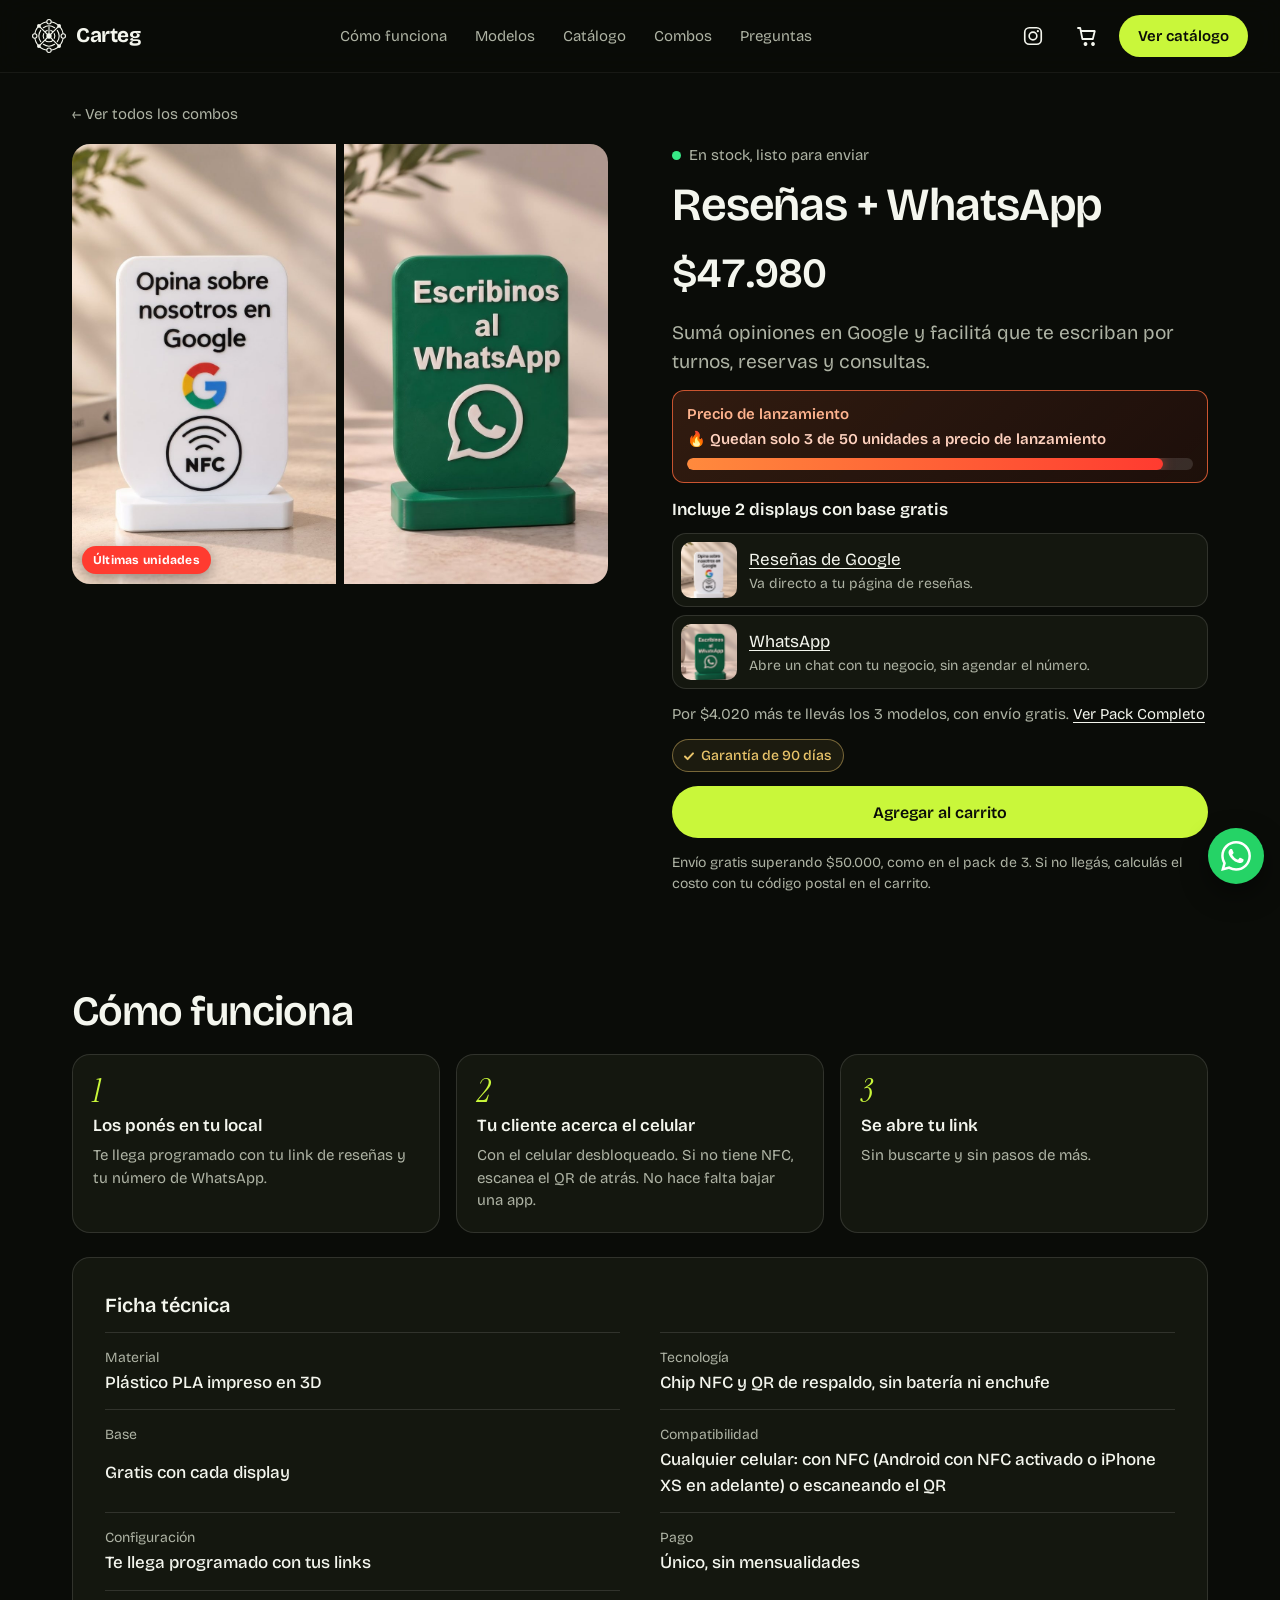
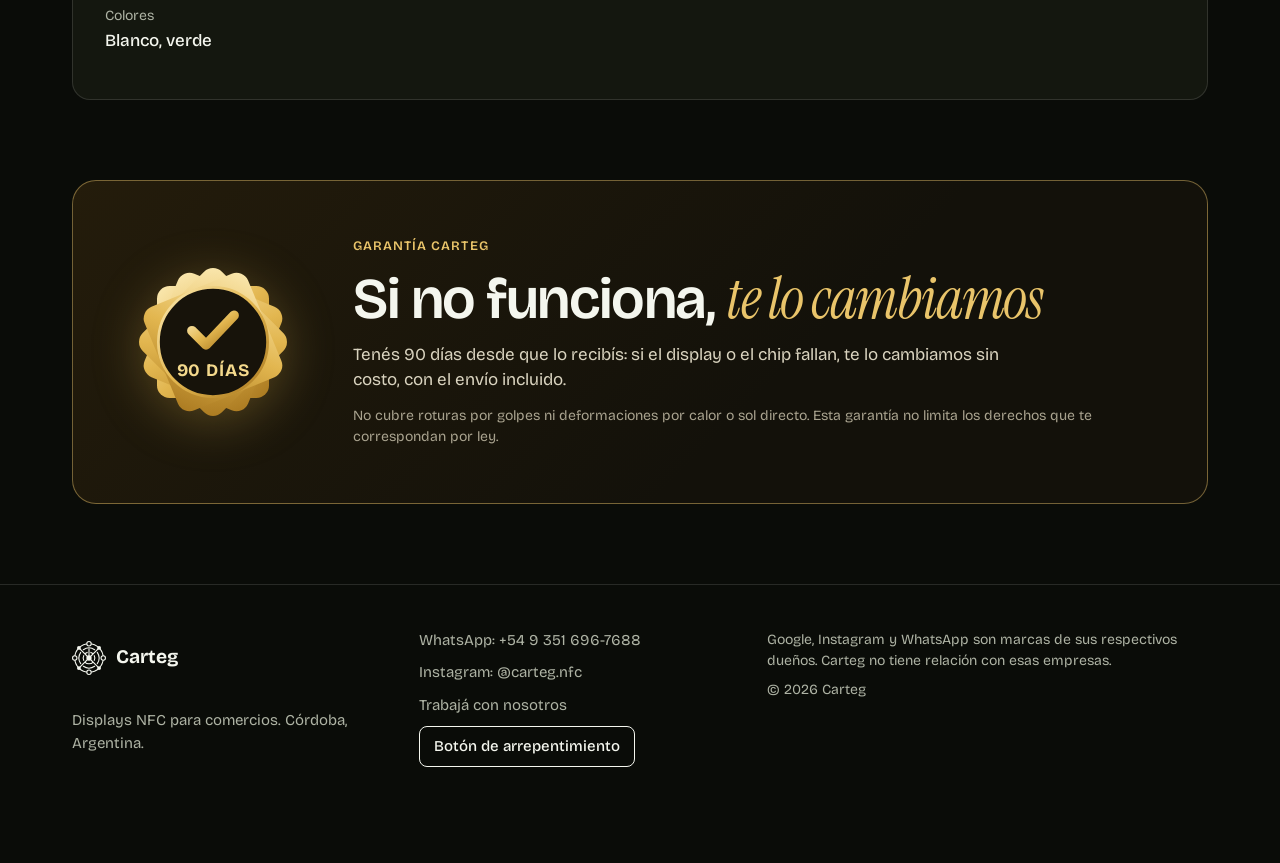
<file: combo-resenas-whatsapp.html>
<!DOCTYPE html>
<html lang="es-AR">
<head>
    <meta charset="UTF-8">
    <meta name="viewport" content="width=device-width, initial-scale=1">
    <title>Reseñas + WhatsApp | Carteg</title>
    <meta name="description" content="Sumá opiniones en Google y facilitá que te escriban por turnos, reservas y consultas.">
    <meta property="og:title" content="Reseñas + WhatsApp | Carteg">
    <meta property="og:description" content="Sumá opiniones en Google y facilitá que te escriban por turnos, reservas y consultas.">
    <meta property="og:image" content="https://www.carteg.com.ar/assets/google.jpg?v=3">
    <meta name="theme-color" content="#0a0c08">
    <link rel="icon" href="assets/favicon.svg" type="image/svg+xml">
    <link rel="preconnect" href="https://fonts.googleapis.com">
    <link rel="preconnect" href="https://fonts.gstatic.com" crossorigin>
    <link href="https://fonts.googleapis.com/css2?family=Bricolage+Grotesque:opsz,wght@12..96,400..700&family=Instrument+Serif:ital@1&display=swap" rel="stylesheet">
    <link rel="stylesheet" href="styles.css?v=25">
    <script>document.documentElement.classList.add('js');</script>
</head>
<body class="product-page">

    <svg width="0" height="0" style="position:absolute" aria-hidden="true">
        <symbol id="carteg" viewBox="0 0 620 620">
            <g fill="none" stroke="currentColor" stroke-width="20" stroke-linecap="round">
                <circle cx="310" cy="310" r="260"/>
                <path d="M207 159A183 183 0 0 1 413 159M461 207A183 183 0 0 1 461 413M413 461A183 183 0 0 1 207 461M159 413A183 183 0 0 1 159 207"/>
                <path stroke-linecap="butt" d="M285 207A106 106 0 0 0 233 237M335 207A106 106 0 0 1 387 237M404 262A106 106 0 0 1 404 358M387 383A106 106 0 0 1 233 383M216 358A106 106 0 0 1 216 262"/>
                <path d="M310 310V140M310 310L126 126M310 310L494 126M310 310L126 494M310 310L494 494"/>
            </g>
            <g fill="currentColor">
                <circle cx="310" cy="310" r="48"/>
                <circle cx="126" cy="126" r="35"/>
                <circle cx="494" cy="126" r="35"/>
                <circle cx="126" cy="494" r="35"/>
                <circle cx="494" cy="494" r="35"/>
            </g>
            <g fill="#0a0c08" stroke="currentColor" stroke-width="20">
                <circle cx="310" cy="50" r="40"/>
                <circle cx="570" cy="310" r="40"/>
                <circle cx="310" cy="570" r="40"/>
                <circle cx="50" cy="310" r="40"/>
            </g>
        </symbol>
    </svg>

    <header class="nav">
        <a href="index.html" class="brand" aria-label="Carteg, ir al inicio">
            <svg class="brand-mark"><use href="#carteg"/></svg>
            <span>Carteg</span>
        </a>
        <nav class="nav-links" aria-label="Principal">
            <a href="index.html#como-funciona">Cómo funciona</a>
            <a href="index.html#modelos">Modelos</a>
            <a href="catalogo.html">Catálogo</a>
            <a href="catalogo.html#combos">Combos</a>
            <a href="index.html#preguntas">Preguntas</a>
        </nav>
        <a href="catalogo.html" class="btn btn-small">Ver catálogo</a>
    </header>

    <main class="wrap product">
        <a class="back-link" href="catalogo.html#combos">← Ver todos los combos</a>

        <div class="product-grid">
            <div class="gallery">
                <div class="combo-gallery combo-gallery-2" data-badge="stock"><img src="assets/google.jpg?v=3" alt="Display de Reseñas de Google" width="900" height="1200"><img src="assets/whatsapp.jpg?v=3" alt="Display de WhatsApp" width="900" height="1200"></div>
            </div>

            <div class="buy-box">
                <p class="in-stock"><i aria-hidden="true"></i>En stock, listo para enviar</p>
                <h1>Reseñas + WhatsApp</h1>
                <div class="combo-detail-price" data-price-of="resenas-whatsapp"></div>
                <p class="lead">Sumá opiniones en Google y facilitá que te escriban por turnos, reservas y consultas.</p>

                <div class="stock" id="stock">
                    <div class="stock-text">
                        <strong>Precio de lanzamiento</strong>
                        <span id="stock-left"></span>
                    </div>
                    <div class="stock-bar" aria-hidden="true"><i id="stock-fill"></i></div>
                </div>

                <div class="combo-includes">
                    <strong>Incluye 2 displays con base gratis</strong>
                    <ul>
                    <li><img src="assets/google.jpg?v=3" alt="" loading="lazy"><span><a class="text-link" href="producto-google.html">Reseñas de Google</a><small>Va directo a tu página de reseñas.</small></span></li>
                    <li><img src="assets/whatsapp.jpg?v=3" alt="" loading="lazy"><span><a class="text-link" href="producto-whatsapp.html">WhatsApp</a><small>Abre un chat con tu negocio, sin agendar el número.</small></span></li>
                    </ul>
                </div>

                <p class="combine">Por <span data-price-step></span> más te llevás los 3 modelos, con envío gratis. <a class="text-link" href="combo-completo.html">Ver Pack Completo</a></p>

                <a class="badge-gold" href="#garantia">Garantía de 90 días</a>

                <button type="button" class="btn btn-wide" id="add-to-cart" data-add="resenas-whatsapp">Agregar al carrito</button>

                <p class="summary-note">Envío gratis superando $50.000, como en el pack de 3. Si no llegás, calculás el costo con tu código postal en el carrito.</p>
            </div>
        </div>

        <section class="product-how">
            <h2>Cómo funciona</h2>
            <ol>
                <li><strong>Los ponés en tu local</strong><span>Te llega programado con tu link de reseñas y tu número de WhatsApp.</span></li>
                <li><strong>Tu cliente acerca el celular</strong><span>Con el celular desbloqueado. Si no tiene NFC, escanea el QR de atrás. No hace falta bajar una app.</span></li>
                <li><strong>Se abre tu link</strong><span>Sin buscarte y sin pasos de más.</span></li>
            </ol>
        </section>

        <div class="specs">
            <h3>Ficha técnica</h3>
            <dl>
                <div><dt>Material</dt><dd>Plástico PLA impreso en 3D</dd></div>
                <div><dt>Tecnología</dt><dd>Chip NFC y QR de respaldo, sin batería ni enchufe</dd></div>
                <div><dt>Base</dt><dd>Gratis con cada display</dd></div>
                <div><dt>Compatibilidad</dt><dd>Cualquier celular: con NFC (Android con NFC activado o iPhone XS en adelante) o escaneando el QR</dd></div>
                <div><dt>Configuración</dt><dd>Te llega programado con tus links</dd></div>
                <div><dt>Pago</dt><dd>Único, sin mensualidades</dd></div>
                <div><dt>Colores</dt><dd>Blanco, verde</dd></div>
            </dl>
        </div>
    </main>

    <div class="product-guarantee">
        <section id="garantia" class="guarantee wrap">
                <svg class="seal" viewBox="0 0 120 120" role="img" aria-label="Sello de garantía de 90 días">
                    <defs>
                        <linearGradient id="gold" x1="0" y1="0" x2="1" y2="1">
                            <stop offset="0" stop-color="#fbe9b2"/>
                            <stop offset="0.5" stop-color="#e2b64f"/>
                            <stop offset="1" stop-color="#a9781f"/>
                        </linearGradient>
                    </defs>
                    <g class="seal-star" fill="url(#gold)">
                        <rect x="20" y="20" width="80" height="80" rx="9"/>
                        <rect x="20" y="20" width="80" height="80" rx="9" transform="rotate(22.5 60 60)"/>
                        <rect x="20" y="20" width="80" height="80" rx="9" transform="rotate(45 60 60)"/>
                        <rect x="20" y="20" width="80" height="80" rx="9" transform="rotate(67.5 60 60)"/>
                    </g>
                    <circle cx="60" cy="60" r="39" fill="#17130a" stroke="url(#gold)" stroke-width="2"/>
                    <path d="M45 52l10 10 20-21" fill="none" stroke="url(#gold)" stroke-width="7" stroke-linecap="round" stroke-linejoin="round"/>
                    <text x="60" y="84" text-anchor="middle" fill="#f4d98c" font-size="12.5" font-weight="700" letter-spacing="0.6" font-family="Bricolage Grotesque, Arial, sans-serif">90 DÍAS</text>
                </svg>
                <div class="guarantee-copy">
                    <p class="eyebrow">Garantía Carteg</p>
                    <h2>Si no funciona, <em>te lo cambiamos</em></h2>
                    <p>Tenés 90 días desde que lo recibís: si el display o el chip fallan, te lo cambiamos sin costo, con el envío incluido.</p>
                    <small>No cubre roturas por golpes ni deformaciones por calor o sol directo. Esta garantía no limita los derechos que te correspondan por ley.</small>
                </div>
            </section>
    </div>

    <footer class="footer">
        <div class="wrap footer-grid">
            <div class="footer-brand">
                <svg class="brand-mark"><use href="#carteg"/></svg>
                <strong>Carteg</strong>
                <p>Displays NFC para comercios. Córdoba, Argentina.</p>
            </div>
            <div>
                <a href="https://wa.me/5493516967688" target="_blank" rel="noopener">WhatsApp: +54 9 351 696-7688</a>
                <a href="https://www.instagram.com/carteg.nfc/" target="_blank" rel="noopener">Instagram: @carteg.nfc</a>
                <a href="/vendedores/">Trabajá con nosotros</a>
                <a class="regret" href="arrepentimiento.html">Botón de arrepentimiento</a>
            </div>
            <div class="legal">
                <p>Google, Instagram y WhatsApp son marcas de sus respectivos dueños. Carteg no tiene relación con esas empresas.</p>
                <p>© 2026 Carteg</p>
            </div>
        </div>
    </footer>

    <div class="buy-bar" id="buy-bar" hidden>
        <button type="button" class="btn btn-wide" data-add="resenas-whatsapp"><span data-price-plain="2"></span> · Agregar al carrito</button>
    </div>

    <script src="shared.js?v=23"></script>
    <script src="cart.js?v=24"></script>
    <script src="combo.js?v=23"></script>
</body>
</html>
</file>
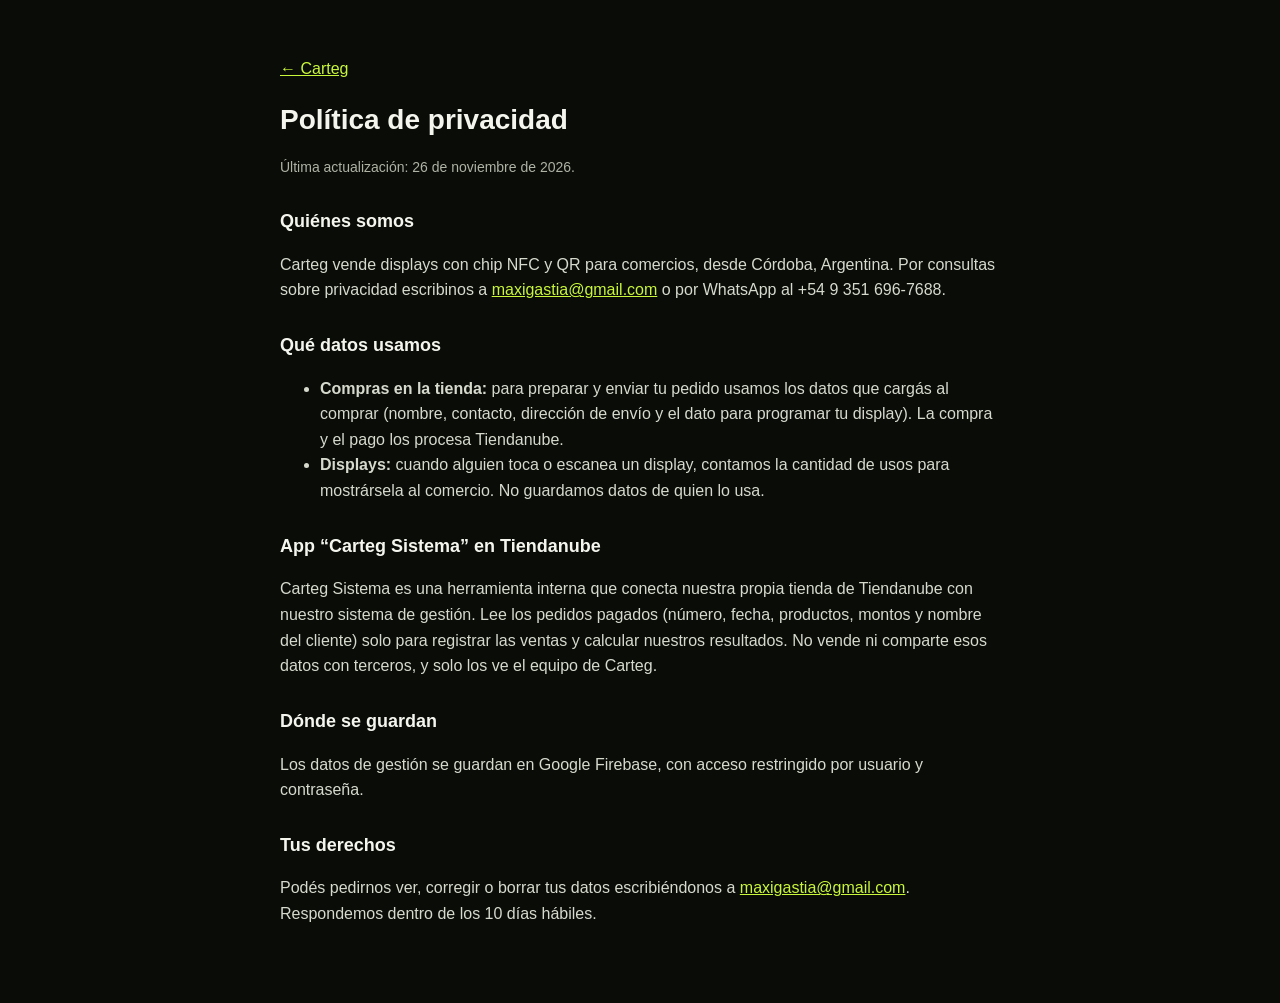
<file: privacidad.html>
<!doctype html>
<html lang="es-AR">
<head>
<meta charset="utf-8">
<meta name="viewport" content="width=device-width, initial-scale=1">
<title>Privacidad · Carteg</title>
<meta name="description" content="Política de privacidad de Carteg y de su conexión con Tiendanube.">
<style>
  :root { color-scheme: dark; }
  body { margin: 0; background: #0a0c08; color: #f4f6ee; font: 16px/1.6 'Segoe UI', Roboto, Arial, sans-serif; }
  main { max-width: 720px; margin: 0 auto; padding: 40px 16px 60px; }
  h1 { font-size: 28px; margin: 0 0 6px; } h2 { font-size: 18px; margin: 28px 0 6px; }
  p, li { color: #d6dacd; } .gris { color: #aeb3a4; font-size: 14px; } a { color: #c9f73a; }
</style>
</head>
<body>
<main>
  <p><a href="/">← Carteg</a></p>
  <h1>Política de privacidad</h1>
  <p class="gris">Última actualización: 26 de noviembre de 2026.</p>

  <h2>Quiénes somos</h2>
  <p>Carteg vende displays con chip NFC y QR para comercios, desde Córdoba, Argentina. Por consultas sobre privacidad escribinos a <a href="mailto:maxigastia@gmail.com">maxigastia@gmail.com</a> o por WhatsApp al +54 9 351 696-7688.</p>

  <h2>Qué datos usamos</h2>
  <ul>
    <li><b>Compras en la tienda:</b> para preparar y enviar tu pedido usamos los datos que cargás al comprar (nombre, contacto, dirección de envío y el dato para programar tu display). La compra y el pago los procesa Tiendanube.</li>
    <li><b>Displays:</b> cuando alguien toca o escanea un display, contamos la cantidad de usos para mostrársela al comercio. No guardamos datos de quien lo usa.</li>
  </ul>

  <h2>App “Carteg Sistema” en Tiendanube</h2>
  <p>Carteg Sistema es una herramienta interna que conecta nuestra propia tienda de Tiendanube con nuestro sistema de gestión. Lee los pedidos pagados (número, fecha, productos, montos y nombre del cliente) solo para registrar las ventas y calcular nuestros resultados. No vende ni comparte esos datos con terceros, y solo los ve el equipo de Carteg.</p>

  <h2>Dónde se guardan</h2>
  <p>Los datos de gestión se guardan en Google Firebase, con acceso restringido por usuario y contraseña.</p>

  <h2>Tus derechos</h2>
  <p>Podés pedirnos ver, corregir o borrar tus datos escribiéndonos a <a href="mailto:maxigastia@gmail.com">maxigastia@gmail.com</a>. Respondemos dentro de los 10 días hábiles.</p>
</main>
</body>
</html>
</file>
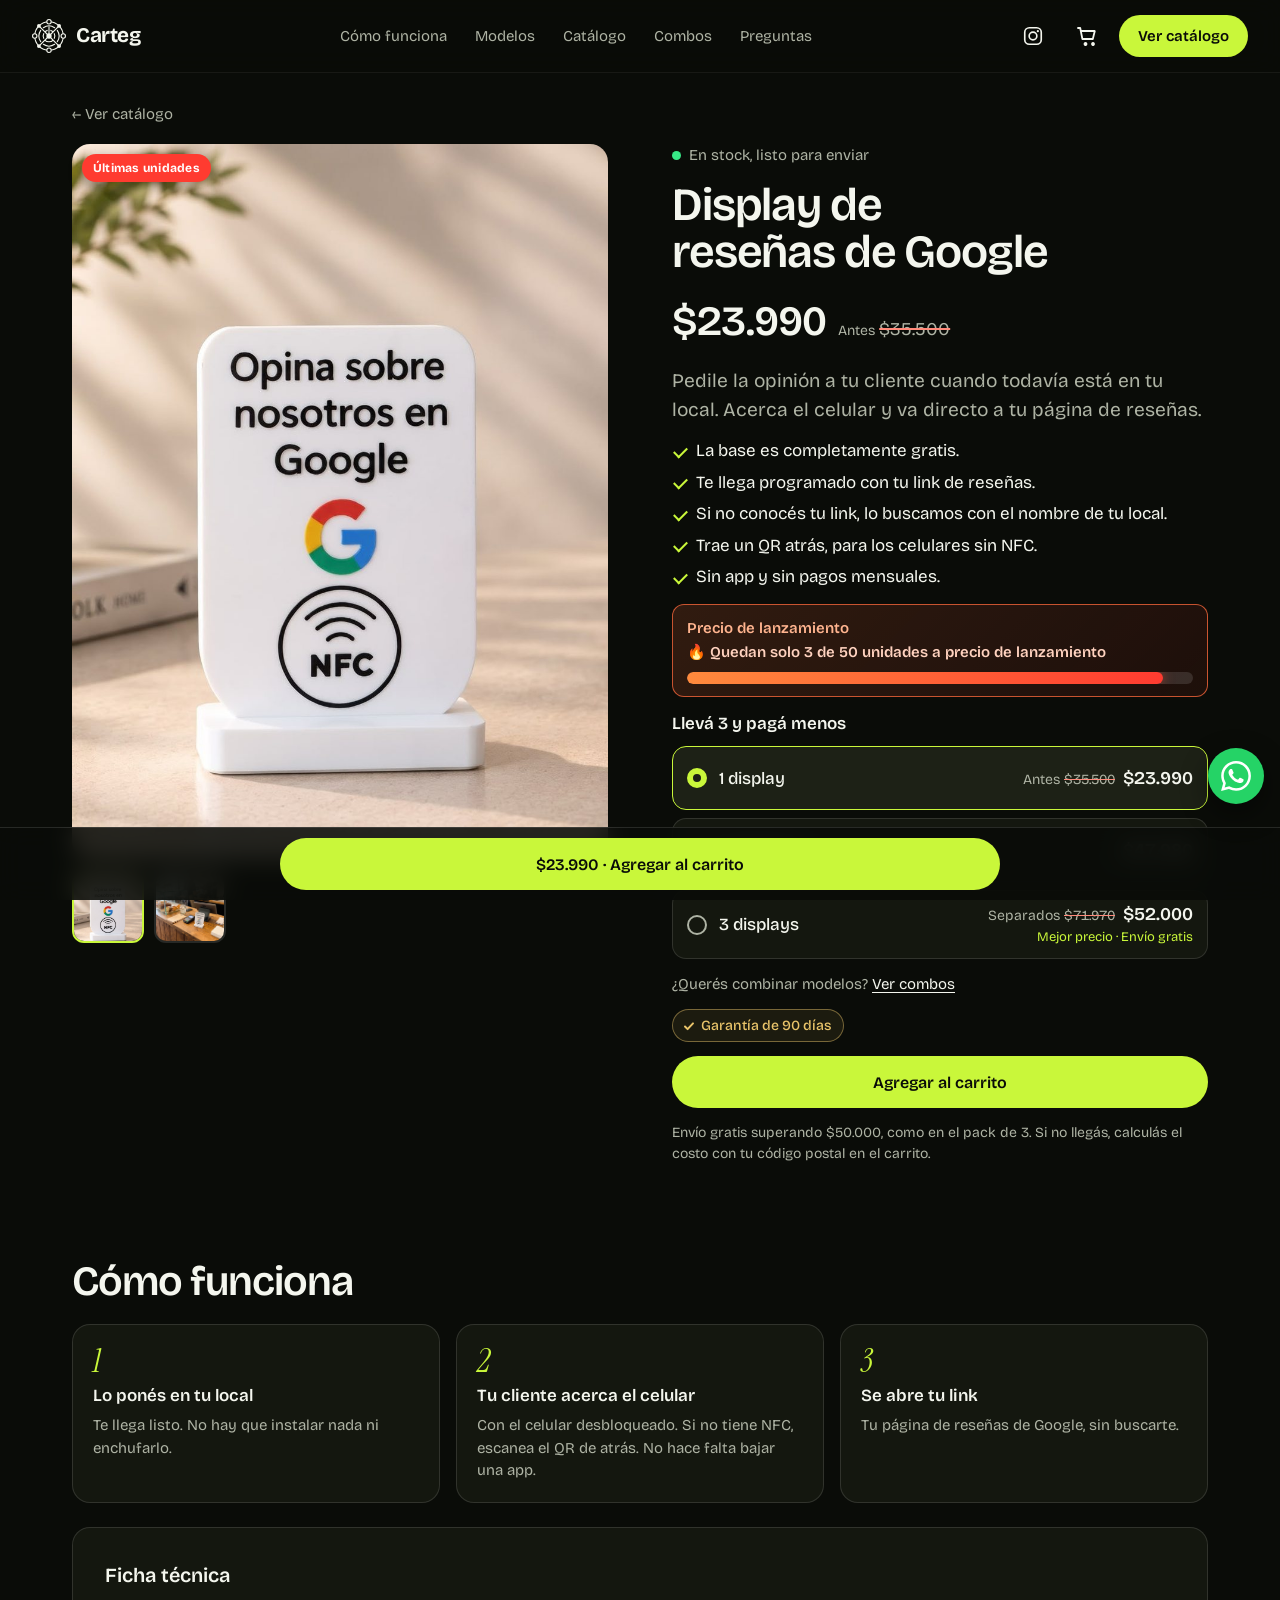
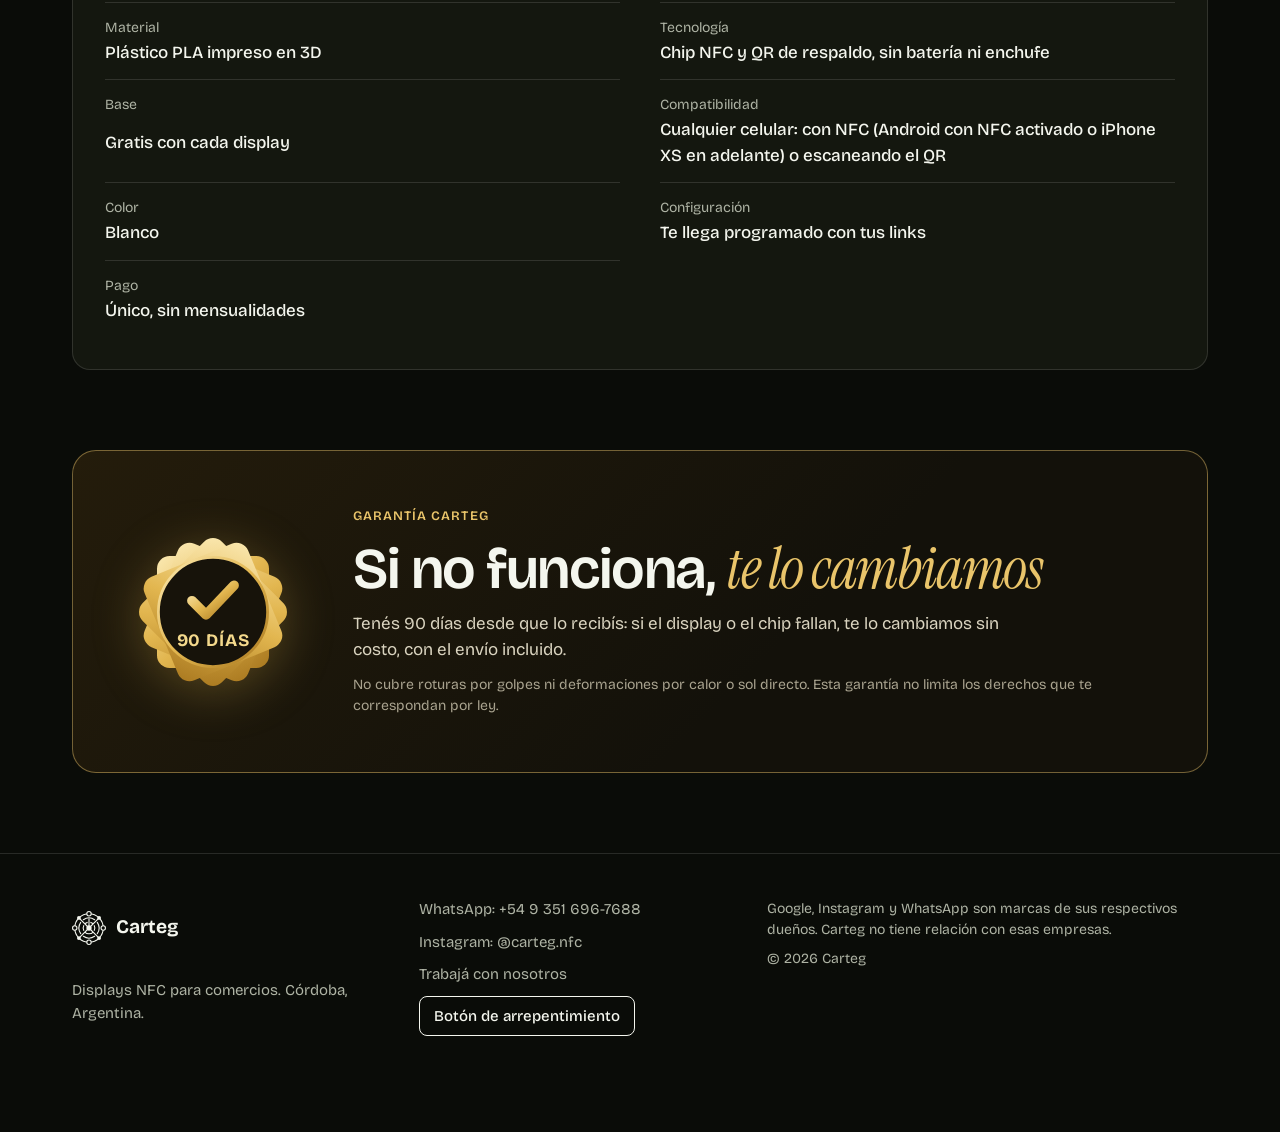
<file: producto-google.html>
<!DOCTYPE html>
<html lang="es-AR" data-model="google">
<head>
    <meta charset="UTF-8">
    <meta name="viewport" content="width=device-width, initial-scale=1">
    <title>Display de reseñas de Google | Carteg</title>
    <meta name="description" content="Pedile la opinión a tu cliente cuando todavía está en tu local. Acerca el celular y va directo a tu página de reseñas.">
    <meta property="og:title" content="Display de reseñas de Google | Carteg">
    <meta property="og:description" content="Pedile la opinión a tu cliente cuando todavía está en tu local. Acerca el celular y va directo a tu página de reseñas.">
    <meta property="og:image" content="https://www.carteg.com.ar/assets/google.jpg?v=3">
    <meta name="theme-color" content="#0a0c08">
    <link rel="icon" href="assets/favicon.svg" type="image/svg+xml">
    <link rel="preconnect" href="https://fonts.googleapis.com">
    <link rel="preconnect" href="https://fonts.gstatic.com" crossorigin>
    <link href="https://fonts.googleapis.com/css2?family=Bricolage+Grotesque:opsz,wght@12..96,400..700&family=Instrument+Serif:ital@1&display=swap" rel="stylesheet">
    <link rel="stylesheet" href="styles.css?v=25">
    <script>document.documentElement.classList.add('js');</script>
</head>
<body class="product-page">

    <svg width="0" height="0" style="position:absolute" aria-hidden="true">
        <symbol id="carteg" viewBox="0 0 620 620">
            <g fill="none" stroke="currentColor" stroke-width="20" stroke-linecap="round">
                <circle cx="310" cy="310" r="260"/>
                <path d="M207 159A183 183 0 0 1 413 159M461 207A183 183 0 0 1 461 413M413 461A183 183 0 0 1 207 461M159 413A183 183 0 0 1 159 207"/>
                <path stroke-linecap="butt" d="M285 207A106 106 0 0 0 233 237M335 207A106 106 0 0 1 387 237M404 262A106 106 0 0 1 404 358M387 383A106 106 0 0 1 233 383M216 358A106 106 0 0 1 216 262"/>
                <path d="M310 310V140M310 310L126 126M310 310L494 126M310 310L126 494M310 310L494 494"/>
            </g>
            <g fill="currentColor">
                <circle cx="310" cy="310" r="48"/>
                <circle cx="126" cy="126" r="35"/>
                <circle cx="494" cy="126" r="35"/>
                <circle cx="126" cy="494" r="35"/>
                <circle cx="494" cy="494" r="35"/>
            </g>
            <g fill="#0a0c08" stroke="currentColor" stroke-width="20">
                <circle cx="310" cy="50" r="40"/>
                <circle cx="570" cy="310" r="40"/>
                <circle cx="310" cy="570" r="40"/>
                <circle cx="50" cy="310" r="40"/>
            </g>
        </symbol>
    </svg>

    <header class="nav">
        <a href="index.html" class="brand" aria-label="Carteg, ir al inicio">
            <svg class="brand-mark"><use href="#carteg"/></svg>
            <span>Carteg</span>
        </a>
        <nav class="nav-links" aria-label="Principal">
            <a href="index.html#como-funciona">Cómo funciona</a>
            <a href="index.html#modelos">Modelos</a>
            <a href="catalogo.html">Catálogo</a>
            <a href="catalogo.html#combos">Combos</a>
            <a href="index.html#preguntas">Preguntas</a>
        </nav>
        <a href="catalogo.html" class="btn btn-small">Ver catálogo</a>
    </header>

    <main class="wrap product">
        <a class="back-link" href="catalogo.html">← Ver catálogo</a>

        <div class="product-grid">
            <div class="gallery">
                <figure data-badge="stock">
                    <img id="gallery-main" src="assets/google.jpg?v=3" alt="Display blanco para pedir reseñas en Google" width="900" height="1200">
                    <figcaption id="gallery-caption"></figcaption>
                </figure>
                <div class="gallery-thumbs">
                    <button type="button" class="gallery-thumb" aria-pressed="true" aria-label="Ver imagen 1" data-src="assets/google.jpg?v=3" data-alt="Display blanco para pedir reseñas en Google" data-caption=""><img src="assets/google.jpg?v=3" alt="" loading="lazy"></button>
                    <button type="button" class="gallery-thumb" aria-pressed="false" aria-label="Ver imagen 2" data-src="assets/mostrador.jpg" data-alt="Display de reseñas sobre el mostrador de un café" data-caption="Imagen ilustrativa."><img src="assets/mostrador.jpg" alt="" loading="lazy"></button>
                </div>
            </div>

            <div class="buy-box">
                <p class="in-stock"><i aria-hidden="true"></i>En stock, listo para enviar</p>
                <h1>Display de reseñas de Google</h1>
                <p class="product-pricing"><strong id="product-price"></strong> <span id="product-old" class="price-sep" hidden></span></p>
                <p class="lead">Pedile la opinión a tu cliente cuando todavía está en tu local. Acerca el celular y va directo a tu página de reseñas.</p>
                <ul class="product-bullets">
                    <li>La base es completamente gratis.</li>
                    <li>Te llega programado con tu link de reseñas.</li>
                    <li>Si no conocés tu link, lo buscamos con el nombre de tu local.</li>
                    <li>Trae un QR atrás, para los celulares sin NFC.</li>
                    <li>Sin app y sin pagos mensuales.</li>
                </ul>

                <div class="stock" id="stock">
                    <div class="stock-text">
                        <strong>Precio de lanzamiento</strong>
                        <span id="stock-left"></span>
                    </div>
                    <div class="stock-bar" aria-hidden="true"><i id="stock-fill"></i></div>
                </div>

                <fieldset class="qty">
                    <legend>Llevá 3 y pagá menos</legend>
                    <div id="qty-options" class="qty-options"></div>
                </fieldset>
                <p class="combine">¿Querés combinar modelos? <a class="text-link" href="catalogo.html#combos">Ver combos</a></p>

                <a class="badge-gold" href="#garantia">Garantía de 90 días</a>

                <button type="button" class="btn btn-wide" id="add-to-cart">Agregar al carrito</button>

                <p class="summary-note">Envío gratis superando $50.000, como en el pack de 3. Si no llegás, calculás el costo con tu código postal en el carrito.</p>
            </div>
        </div>

        <section class="product-how">
            <h2>Cómo funciona</h2>
            <ol>
                <li><strong>Lo ponés en tu local</strong><span>Te llega listo. No hay que instalar nada ni enchufarlo.</span></li>
                <li><strong>Tu cliente acerca el celular</strong><span>Con el celular desbloqueado. Si no tiene NFC, escanea el QR de atrás. No hace falta bajar una app.</span></li>
                <li><strong>Se abre tu link</strong><span>Tu página de reseñas de Google, sin buscarte.</span></li>
            </ol>
        </section>

        <div class="specs">
            <h3>Ficha técnica</h3>
            <dl>
                <div><dt>Material</dt><dd>Plástico PLA impreso en 3D</dd></div>
                <div><dt>Tecnología</dt><dd>Chip NFC y QR de respaldo, sin batería ni enchufe</dd></div>
                <div><dt>Base</dt><dd>Gratis con cada display</dd></div>
                <div><dt>Compatibilidad</dt><dd>Cualquier celular: con NFC (Android con NFC activado o iPhone XS en adelante) o escaneando el QR</dd></div>
                <div><dt>Color</dt><dd>Blanco</dd></div>
                <div><dt>Configuración</dt><dd>Te llega programado con tus links</dd></div>
                <div><dt>Pago</dt><dd>Único, sin mensualidades</dd></div>
            </dl>
        </div>
    </main>

    <div class="product-guarantee">
        <section id="garantia" class="guarantee wrap">
                <svg class="seal" viewBox="0 0 120 120" role="img" aria-label="Sello de garantía de 90 días">
                    <defs>
                        <linearGradient id="gold" x1="0" y1="0" x2="1" y2="1">
                            <stop offset="0" stop-color="#fbe9b2"/>
                            <stop offset="0.5" stop-color="#e2b64f"/>
                            <stop offset="1" stop-color="#a9781f"/>
                        </linearGradient>
                    </defs>
                    <g class="seal-star" fill="url(#gold)">
                        <rect x="20" y="20" width="80" height="80" rx="9"/>
                        <rect x="20" y="20" width="80" height="80" rx="9" transform="rotate(22.5 60 60)"/>
                        <rect x="20" y="20" width="80" height="80" rx="9" transform="rotate(45 60 60)"/>
                        <rect x="20" y="20" width="80" height="80" rx="9" transform="rotate(67.5 60 60)"/>
                    </g>
                    <circle cx="60" cy="60" r="39" fill="#17130a" stroke="url(#gold)" stroke-width="2"/>
                    <path d="M45 52l10 10 20-21" fill="none" stroke="url(#gold)" stroke-width="7" stroke-linecap="round" stroke-linejoin="round"/>
                    <text x="60" y="84" text-anchor="middle" fill="#f4d98c" font-size="12.5" font-weight="700" letter-spacing="0.6" font-family="Bricolage Grotesque, Arial, sans-serif">90 DÍAS</text>
                </svg>
                <div class="guarantee-copy">
                    <p class="eyebrow">Garantía Carteg</p>
                    <h2>Si no funciona, <em>te lo cambiamos</em></h2>
                    <p>Tenés 90 días desde que lo recibís: si el display o el chip fallan, te lo cambiamos sin costo, con el envío incluido.</p>
                    <small>No cubre roturas por golpes ni deformaciones por calor o sol directo. Esta garantía no limita los derechos que te correspondan por ley.</small>
                </div>
            </section>
    </div>

    <footer class="footer">
        <div class="wrap footer-grid">
            <div class="footer-brand">
                <svg class="brand-mark"><use href="#carteg"/></svg>
                <strong>Carteg</strong>
                <p>Displays NFC para comercios. Córdoba, Argentina.</p>
            </div>
            <div>
                <a href="https://wa.me/5493516967688" target="_blank" rel="noopener">WhatsApp: +54 9 351 696-7688</a>
                <a href="https://www.instagram.com/carteg.nfc/" target="_blank" rel="noopener">Instagram: @carteg.nfc</a>
                <a href="/vendedores/">Trabajá con nosotros</a>
                <a class="regret" href="arrepentimiento.html">Botón de arrepentimiento</a>
            </div>
            <div class="legal">
                <p>Google, Instagram y WhatsApp son marcas de sus respectivos dueños. Carteg no tiene relación con esas empresas.</p>
                <p>© 2026 Carteg</p>
            </div>
        </div>
    </footer>

    <div class="buy-bar" id="buy-bar" hidden>
        <button type="button" class="btn btn-wide" id="buy-bar-button"></button>
    </div>

    <script src="shared.js?v=23"></script>
    <script src="cart.js?v=24"></script>
    <script src="product.js?v=23"></script>
</body>
</html>
</file>
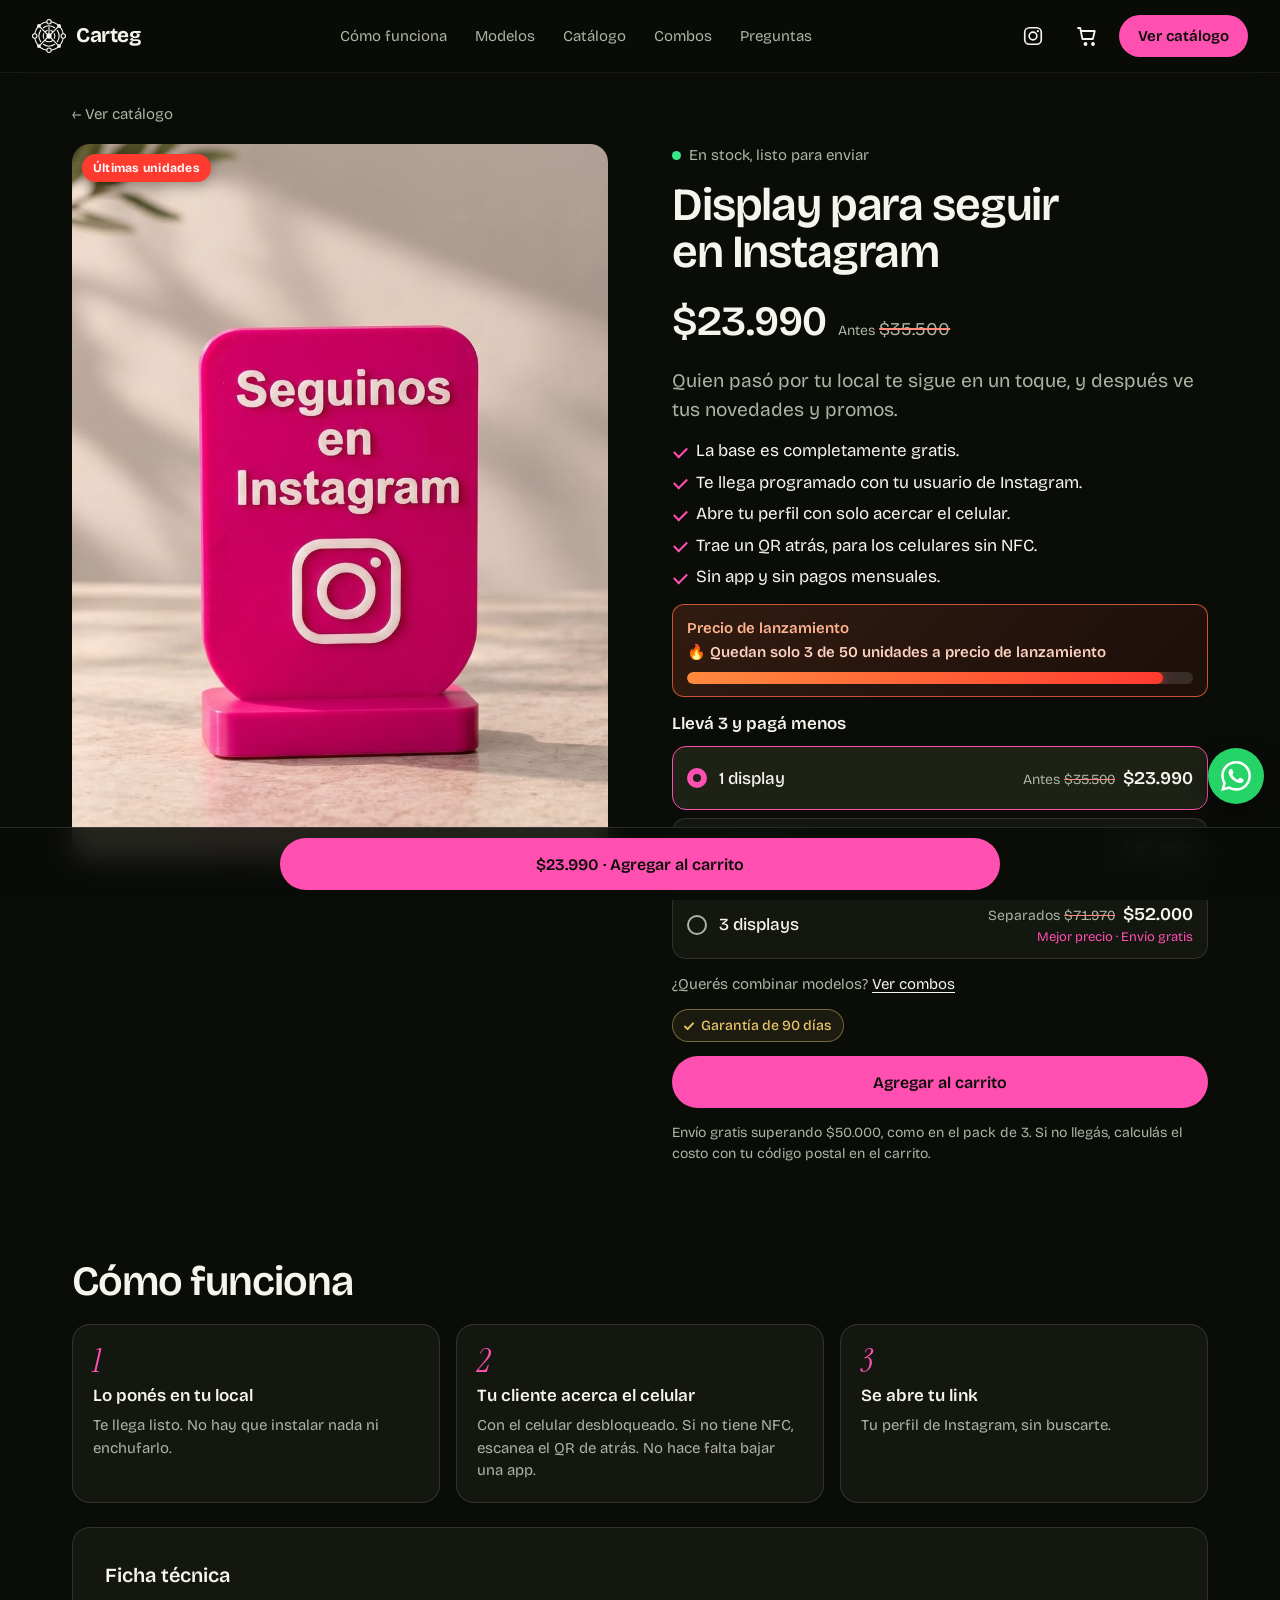
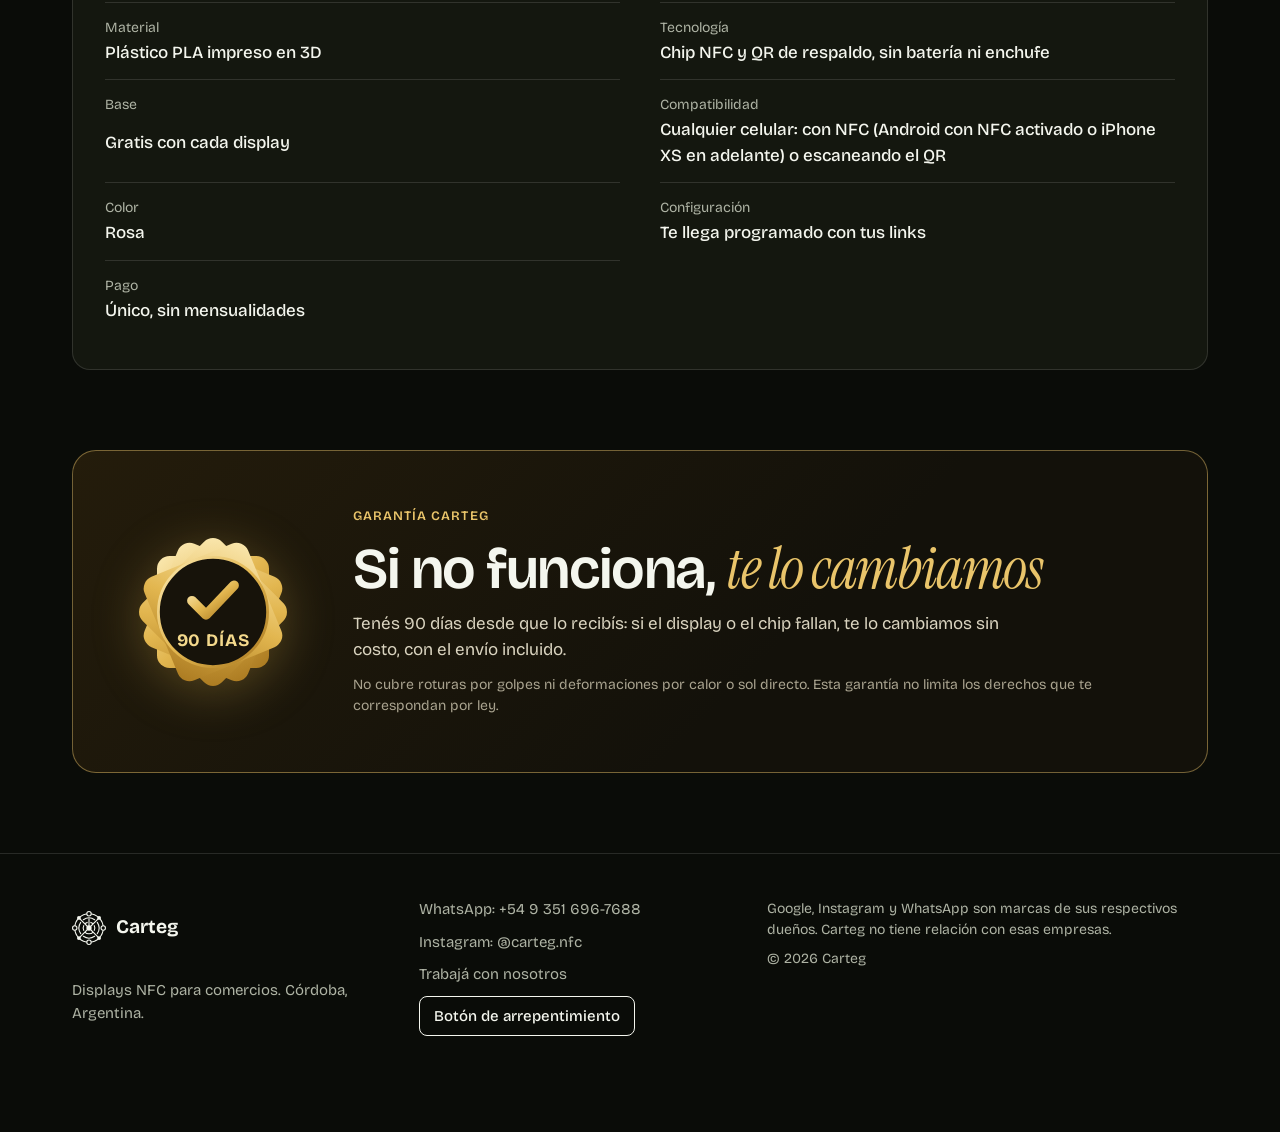
<file: producto-instagram.html>
<!DOCTYPE html>
<html lang="es-AR" data-model="instagram">
<head>
    <meta charset="UTF-8">
    <meta name="viewport" content="width=device-width, initial-scale=1">
    <title>Display para seguir en Instagram | Carteg</title>
    <meta name="description" content="Quien pasó por tu local te sigue en un toque, y después ve tus novedades y promos.">
    <meta property="og:title" content="Display para seguir en Instagram | Carteg">
    <meta property="og:description" content="Quien pasó por tu local te sigue en un toque, y después ve tus novedades y promos.">
    <meta property="og:image" content="https://www.carteg.com.ar/assets/instagram.jpg?v=3">
    <meta name="theme-color" content="#0a0c08">
    <link rel="icon" href="assets/favicon.svg" type="image/svg+xml">
    <link rel="preconnect" href="https://fonts.googleapis.com">
    <link rel="preconnect" href="https://fonts.gstatic.com" crossorigin>
    <link href="https://fonts.googleapis.com/css2?family=Bricolage+Grotesque:opsz,wght@12..96,400..700&family=Instrument+Serif:ital@1&display=swap" rel="stylesheet">
    <link rel="stylesheet" href="styles.css?v=25">
    <script>document.documentElement.classList.add('js');</script>
</head>
<body class="product-page">

    <svg width="0" height="0" style="position:absolute" aria-hidden="true">
        <symbol id="carteg" viewBox="0 0 620 620">
            <g fill="none" stroke="currentColor" stroke-width="20" stroke-linecap="round">
                <circle cx="310" cy="310" r="260"/>
                <path d="M207 159A183 183 0 0 1 413 159M461 207A183 183 0 0 1 461 413M413 461A183 183 0 0 1 207 461M159 413A183 183 0 0 1 159 207"/>
                <path stroke-linecap="butt" d="M285 207A106 106 0 0 0 233 237M335 207A106 106 0 0 1 387 237M404 262A106 106 0 0 1 404 358M387 383A106 106 0 0 1 233 383M216 358A106 106 0 0 1 216 262"/>
                <path d="M310 310V140M310 310L126 126M310 310L494 126M310 310L126 494M310 310L494 494"/>
            </g>
            <g fill="currentColor">
                <circle cx="310" cy="310" r="48"/>
                <circle cx="126" cy="126" r="35"/>
                <circle cx="494" cy="126" r="35"/>
                <circle cx="126" cy="494" r="35"/>
                <circle cx="494" cy="494" r="35"/>
            </g>
            <g fill="#0a0c08" stroke="currentColor" stroke-width="20">
                <circle cx="310" cy="50" r="40"/>
                <circle cx="570" cy="310" r="40"/>
                <circle cx="310" cy="570" r="40"/>
                <circle cx="50" cy="310" r="40"/>
            </g>
        </symbol>
    </svg>

    <header class="nav">
        <a href="index.html" class="brand" aria-label="Carteg, ir al inicio">
            <svg class="brand-mark"><use href="#carteg"/></svg>
            <span>Carteg</span>
        </a>
        <nav class="nav-links" aria-label="Principal">
            <a href="index.html#como-funciona">Cómo funciona</a>
            <a href="index.html#modelos">Modelos</a>
            <a href="catalogo.html">Catálogo</a>
            <a href="catalogo.html#combos">Combos</a>
            <a href="index.html#preguntas">Preguntas</a>
        </nav>
        <a href="catalogo.html" class="btn btn-small">Ver catálogo</a>
    </header>

    <main class="wrap product">
        <a class="back-link" href="catalogo.html">← Ver catálogo</a>

        <div class="product-grid">
            <div class="gallery">
                <figure data-badge="stock">
                    <img id="gallery-main" src="assets/instagram.jpg?v=3" alt="Display rosa para seguir en Instagram" width="900" height="1200">
                    <figcaption id="gallery-caption"></figcaption>
                </figure>
            </div>

            <div class="buy-box">
                <p class="in-stock"><i aria-hidden="true"></i>En stock, listo para enviar</p>
                <h1>Display para seguir en Instagram</h1>
                <p class="product-pricing"><strong id="product-price"></strong> <span id="product-old" class="price-sep" hidden></span></p>
                <p class="lead">Quien pasó por tu local te sigue en un toque, y después ve tus novedades y promos.</p>
                <ul class="product-bullets">
                    <li>La base es completamente gratis.</li>
                    <li>Te llega programado con tu usuario de Instagram.</li>
                    <li>Abre tu perfil con solo acercar el celular.</li>
                    <li>Trae un QR atrás, para los celulares sin NFC.</li>
                    <li>Sin app y sin pagos mensuales.</li>
                </ul>

                <div class="stock" id="stock">
                    <div class="stock-text">
                        <strong>Precio de lanzamiento</strong>
                        <span id="stock-left"></span>
                    </div>
                    <div class="stock-bar" aria-hidden="true"><i id="stock-fill"></i></div>
                </div>

                <fieldset class="qty">
                    <legend>Llevá 3 y pagá menos</legend>
                    <div id="qty-options" class="qty-options"></div>
                </fieldset>
                <p class="combine">¿Querés combinar modelos? <a class="text-link" href="catalogo.html#combos">Ver combos</a></p>

                <a class="badge-gold" href="#garantia">Garantía de 90 días</a>

                <button type="button" class="btn btn-wide" id="add-to-cart">Agregar al carrito</button>

                <p class="summary-note">Envío gratis superando $50.000, como en el pack de 3. Si no llegás, calculás el costo con tu código postal en el carrito.</p>
            </div>
        </div>

        <section class="product-how">
            <h2>Cómo funciona</h2>
            <ol>
                <li><strong>Lo ponés en tu local</strong><span>Te llega listo. No hay que instalar nada ni enchufarlo.</span></li>
                <li><strong>Tu cliente acerca el celular</strong><span>Con el celular desbloqueado. Si no tiene NFC, escanea el QR de atrás. No hace falta bajar una app.</span></li>
                <li><strong>Se abre tu link</strong><span>Tu perfil de Instagram, sin buscarte.</span></li>
            </ol>
        </section>

        <div class="specs">
            <h3>Ficha técnica</h3>
            <dl>
                <div><dt>Material</dt><dd>Plástico PLA impreso en 3D</dd></div>
                <div><dt>Tecnología</dt><dd>Chip NFC y QR de respaldo, sin batería ni enchufe</dd></div>
                <div><dt>Base</dt><dd>Gratis con cada display</dd></div>
                <div><dt>Compatibilidad</dt><dd>Cualquier celular: con NFC (Android con NFC activado o iPhone XS en adelante) o escaneando el QR</dd></div>
                <div><dt>Color</dt><dd>Rosa</dd></div>
                <div><dt>Configuración</dt><dd>Te llega programado con tus links</dd></div>
                <div><dt>Pago</dt><dd>Único, sin mensualidades</dd></div>
            </dl>
        </div>
    </main>

    <div class="product-guarantee">
        <section id="garantia" class="guarantee wrap">
                <svg class="seal" viewBox="0 0 120 120" role="img" aria-label="Sello de garantía de 90 días">
                    <defs>
                        <linearGradient id="gold" x1="0" y1="0" x2="1" y2="1">
                            <stop offset="0" stop-color="#fbe9b2"/>
                            <stop offset="0.5" stop-color="#e2b64f"/>
                            <stop offset="1" stop-color="#a9781f"/>
                        </linearGradient>
                    </defs>
                    <g class="seal-star" fill="url(#gold)">
                        <rect x="20" y="20" width="80" height="80" rx="9"/>
                        <rect x="20" y="20" width="80" height="80" rx="9" transform="rotate(22.5 60 60)"/>
                        <rect x="20" y="20" width="80" height="80" rx="9" transform="rotate(45 60 60)"/>
                        <rect x="20" y="20" width="80" height="80" rx="9" transform="rotate(67.5 60 60)"/>
                    </g>
                    <circle cx="60" cy="60" r="39" fill="#17130a" stroke="url(#gold)" stroke-width="2"/>
                    <path d="M45 52l10 10 20-21" fill="none" stroke="url(#gold)" stroke-width="7" stroke-linecap="round" stroke-linejoin="round"/>
                    <text x="60" y="84" text-anchor="middle" fill="#f4d98c" font-size="12.5" font-weight="700" letter-spacing="0.6" font-family="Bricolage Grotesque, Arial, sans-serif">90 DÍAS</text>
                </svg>
                <div class="guarantee-copy">
                    <p class="eyebrow">Garantía Carteg</p>
                    <h2>Si no funciona, <em>te lo cambiamos</em></h2>
                    <p>Tenés 90 días desde que lo recibís: si el display o el chip fallan, te lo cambiamos sin costo, con el envío incluido.</p>
                    <small>No cubre roturas por golpes ni deformaciones por calor o sol directo. Esta garantía no limita los derechos que te correspondan por ley.</small>
                </div>
            </section>
    </div>

    <footer class="footer">
        <div class="wrap footer-grid">
            <div class="footer-brand">
                <svg class="brand-mark"><use href="#carteg"/></svg>
                <strong>Carteg</strong>
                <p>Displays NFC para comercios. Córdoba, Argentina.</p>
            </div>
            <div>
                <a href="https://wa.me/5493516967688" target="_blank" rel="noopener">WhatsApp: +54 9 351 696-7688</a>
                <a href="https://www.instagram.com/carteg.nfc/" target="_blank" rel="noopener">Instagram: @carteg.nfc</a>
                <a href="/vendedores/">Trabajá con nosotros</a>
                <a class="regret" href="arrepentimiento.html">Botón de arrepentimiento</a>
            </div>
            <div class="legal">
                <p>Google, Instagram y WhatsApp son marcas de sus respectivos dueños. Carteg no tiene relación con esas empresas.</p>
                <p>© 2026 Carteg</p>
            </div>
        </div>
    </footer>

    <div class="buy-bar" id="buy-bar" hidden>
        <button type="button" class="btn btn-wide" id="buy-bar-button"></button>
    </div>

    <script src="shared.js?v=23"></script>
    <script src="cart.js?v=24"></script>
    <script src="product.js?v=23"></script>
</body>
</html>
</file>
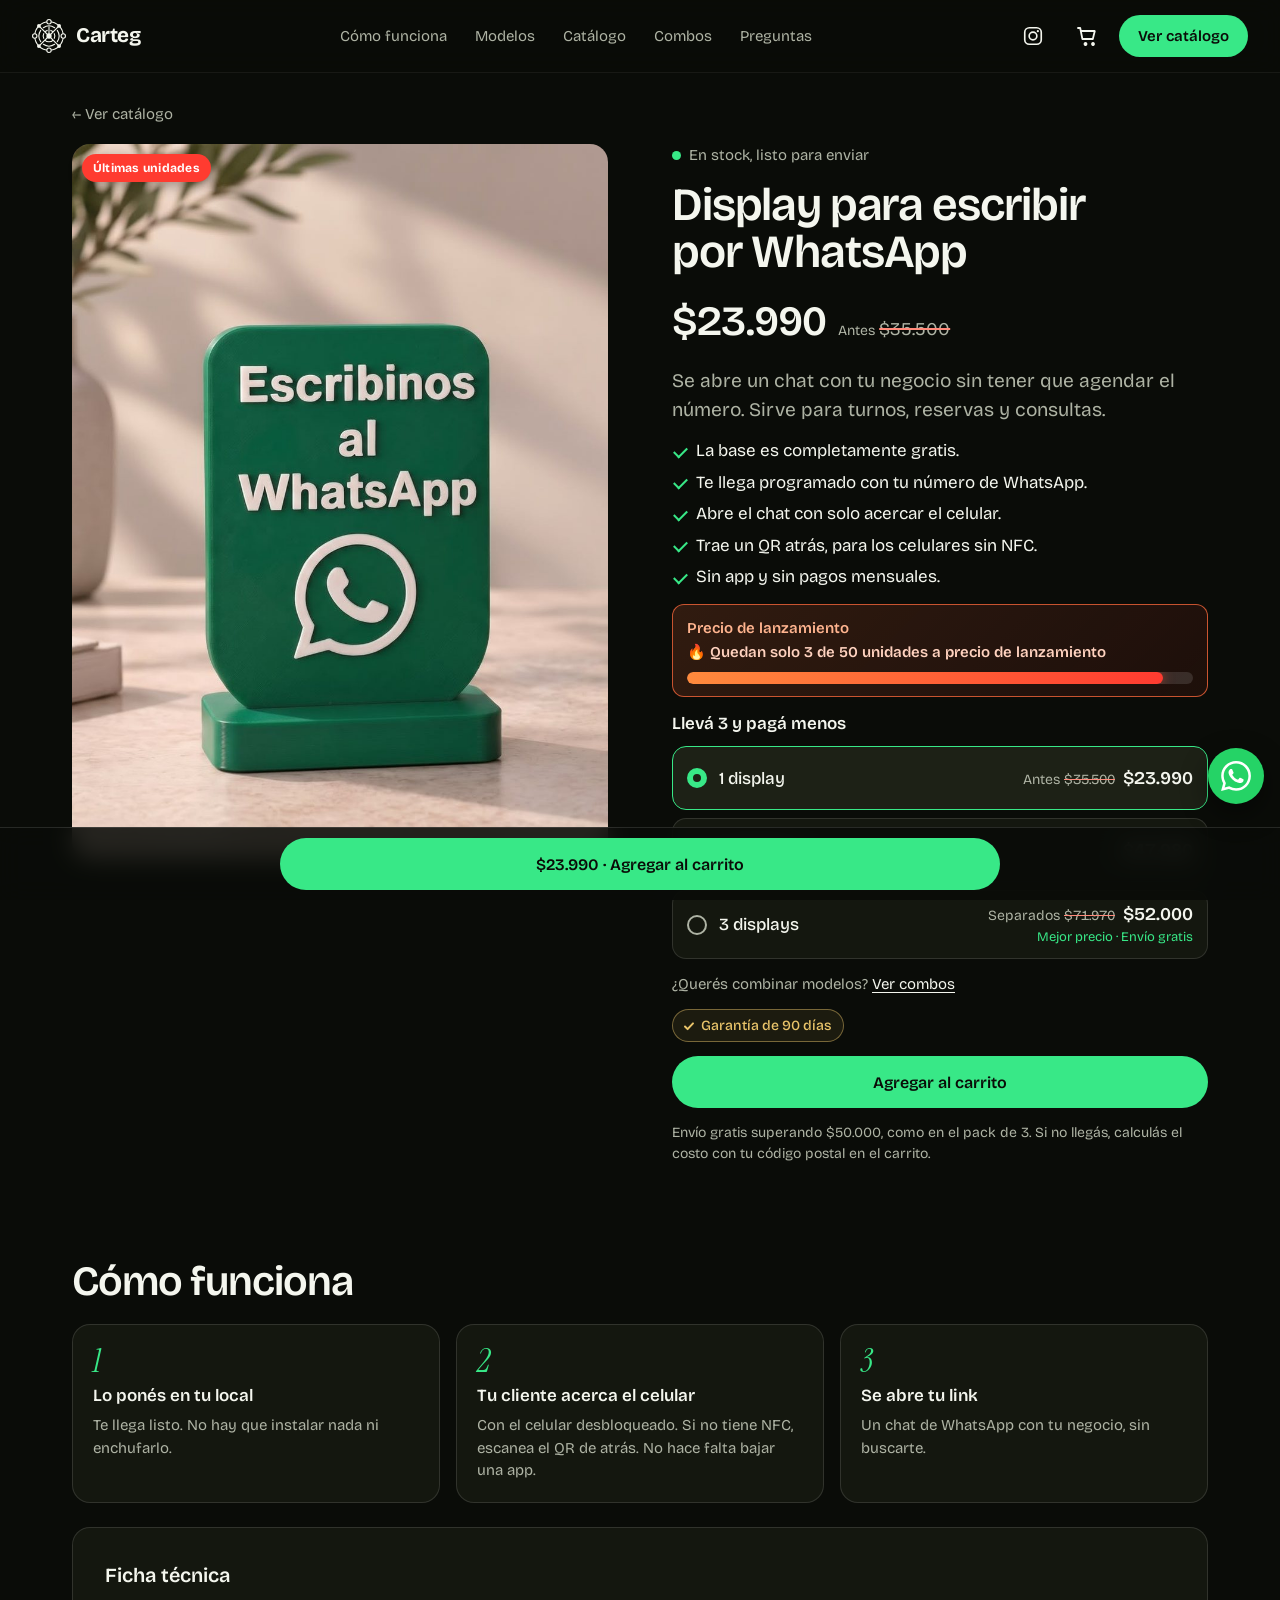
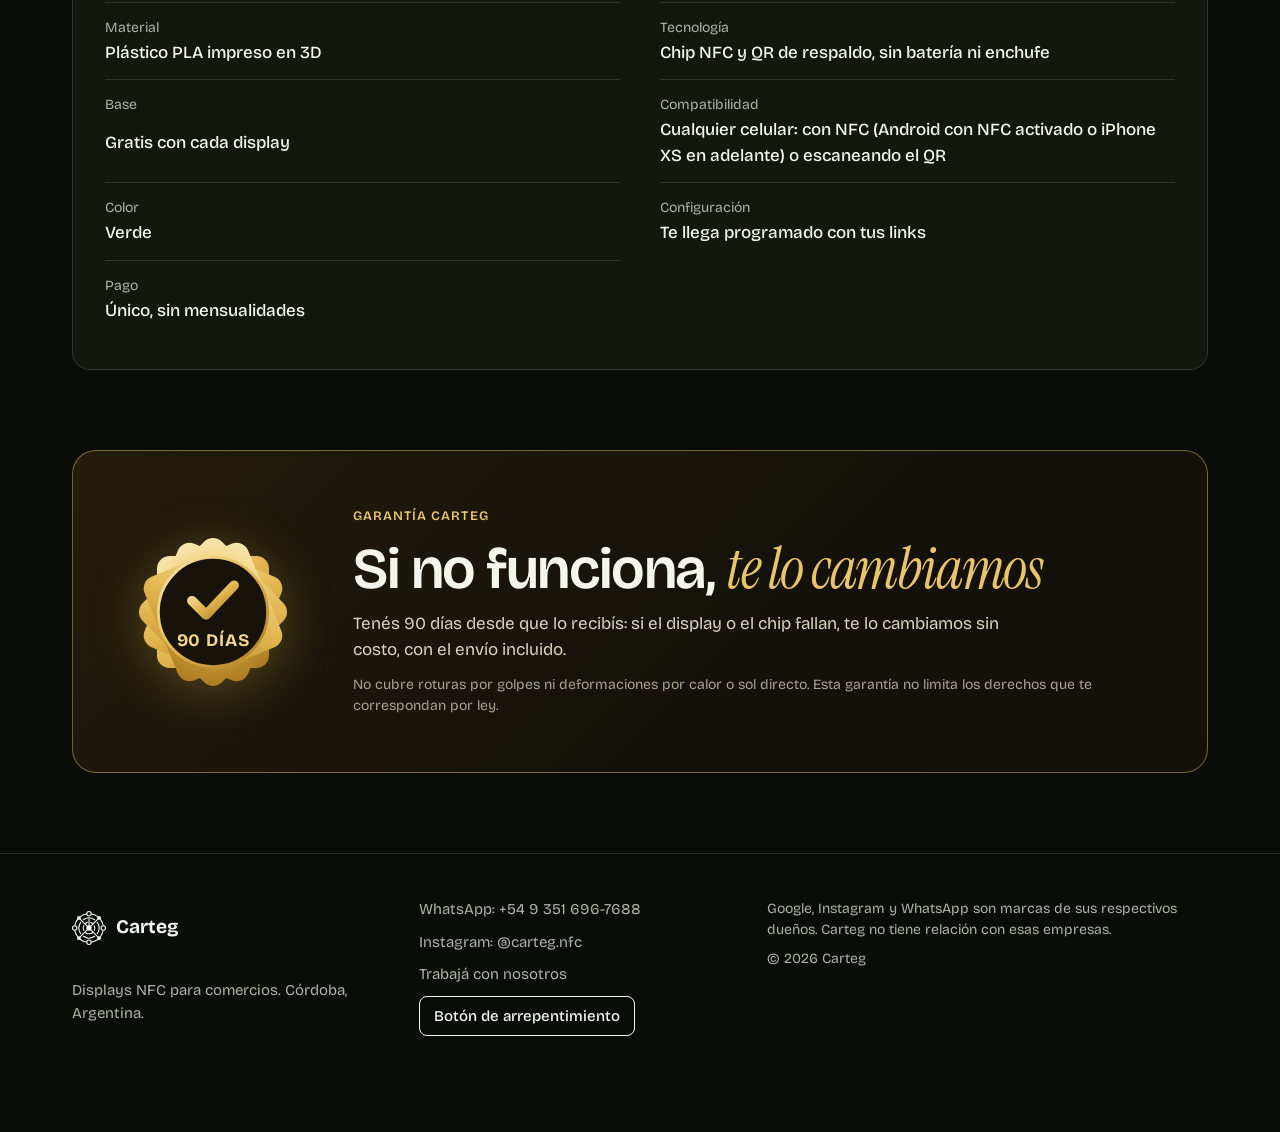
<file: producto-whatsapp.html>
<!DOCTYPE html>
<html lang="es-AR" data-model="whatsapp">
<head>
    <meta charset="UTF-8">
    <meta name="viewport" content="width=device-width, initial-scale=1">
    <title>Display para escribir por WhatsApp | Carteg</title>
    <meta name="description" content="Se abre un chat con tu negocio sin tener que agendar el número. Sirve para turnos, reservas y consultas.">
    <meta property="og:title" content="Display para escribir por WhatsApp | Carteg">
    <meta property="og:description" content="Se abre un chat con tu negocio sin tener que agendar el número. Sirve para turnos, reservas y consultas.">
    <meta property="og:image" content="https://www.carteg.com.ar/assets/whatsapp.jpg?v=3">
    <meta name="theme-color" content="#0a0c08">
    <link rel="icon" href="assets/favicon.svg" type="image/svg+xml">
    <link rel="preconnect" href="https://fonts.googleapis.com">
    <link rel="preconnect" href="https://fonts.gstatic.com" crossorigin>
    <link href="https://fonts.googleapis.com/css2?family=Bricolage+Grotesque:opsz,wght@12..96,400..700&family=Instrument+Serif:ital@1&display=swap" rel="stylesheet">
    <link rel="stylesheet" href="styles.css?v=25">
    <script>document.documentElement.classList.add('js');</script>
</head>
<body class="product-page">

    <svg width="0" height="0" style="position:absolute" aria-hidden="true">
        <symbol id="carteg" viewBox="0 0 620 620">
            <g fill="none" stroke="currentColor" stroke-width="20" stroke-linecap="round">
                <circle cx="310" cy="310" r="260"/>
                <path d="M207 159A183 183 0 0 1 413 159M461 207A183 183 0 0 1 461 413M413 461A183 183 0 0 1 207 461M159 413A183 183 0 0 1 159 207"/>
                <path stroke-linecap="butt" d="M285 207A106 106 0 0 0 233 237M335 207A106 106 0 0 1 387 237M404 262A106 106 0 0 1 404 358M387 383A106 106 0 0 1 233 383M216 358A106 106 0 0 1 216 262"/>
                <path d="M310 310V140M310 310L126 126M310 310L494 126M310 310L126 494M310 310L494 494"/>
            </g>
            <g fill="currentColor">
                <circle cx="310" cy="310" r="48"/>
                <circle cx="126" cy="126" r="35"/>
                <circle cx="494" cy="126" r="35"/>
                <circle cx="126" cy="494" r="35"/>
                <circle cx="494" cy="494" r="35"/>
            </g>
            <g fill="#0a0c08" stroke="currentColor" stroke-width="20">
                <circle cx="310" cy="50" r="40"/>
                <circle cx="570" cy="310" r="40"/>
                <circle cx="310" cy="570" r="40"/>
                <circle cx="50" cy="310" r="40"/>
            </g>
        </symbol>
    </svg>

    <header class="nav">
        <a href="index.html" class="brand" aria-label="Carteg, ir al inicio">
            <svg class="brand-mark"><use href="#carteg"/></svg>
            <span>Carteg</span>
        </a>
        <nav class="nav-links" aria-label="Principal">
            <a href="index.html#como-funciona">Cómo funciona</a>
            <a href="index.html#modelos">Modelos</a>
            <a href="catalogo.html">Catálogo</a>
            <a href="catalogo.html#combos">Combos</a>
            <a href="index.html#preguntas">Preguntas</a>
        </nav>
        <a href="catalogo.html" class="btn btn-small">Ver catálogo</a>
    </header>

    <main class="wrap product">
        <a class="back-link" href="catalogo.html">← Ver catálogo</a>

        <div class="product-grid">
            <div class="gallery">
                <figure data-badge="stock">
                    <img id="gallery-main" src="assets/whatsapp.jpg?v=3" alt="Display verde para escribir por WhatsApp" width="900" height="1200">
                    <figcaption id="gallery-caption"></figcaption>
                </figure>
            </div>

            <div class="buy-box">
                <p class="in-stock"><i aria-hidden="true"></i>En stock, listo para enviar</p>
                <h1>Display para escribir por WhatsApp</h1>
                <p class="product-pricing"><strong id="product-price"></strong> <span id="product-old" class="price-sep" hidden></span></p>
                <p class="lead">Se abre un chat con tu negocio sin tener que agendar el número. Sirve para turnos, reservas y consultas.</p>
                <ul class="product-bullets">
                    <li>La base es completamente gratis.</li>
                    <li>Te llega programado con tu número de WhatsApp.</li>
                    <li>Abre el chat con solo acercar el celular.</li>
                    <li>Trae un QR atrás, para los celulares sin NFC.</li>
                    <li>Sin app y sin pagos mensuales.</li>
                </ul>

                <div class="stock" id="stock">
                    <div class="stock-text">
                        <strong>Precio de lanzamiento</strong>
                        <span id="stock-left"></span>
                    </div>
                    <div class="stock-bar" aria-hidden="true"><i id="stock-fill"></i></div>
                </div>

                <fieldset class="qty">
                    <legend>Llevá 3 y pagá menos</legend>
                    <div id="qty-options" class="qty-options"></div>
                </fieldset>
                <p class="combine">¿Querés combinar modelos? <a class="text-link" href="catalogo.html#combos">Ver combos</a></p>

                <a class="badge-gold" href="#garantia">Garantía de 90 días</a>

                <button type="button" class="btn btn-wide" id="add-to-cart">Agregar al carrito</button>

                <p class="summary-note">Envío gratis superando $50.000, como en el pack de 3. Si no llegás, calculás el costo con tu código postal en el carrito.</p>
            </div>
        </div>

        <section class="product-how">
            <h2>Cómo funciona</h2>
            <ol>
                <li><strong>Lo ponés en tu local</strong><span>Te llega listo. No hay que instalar nada ni enchufarlo.</span></li>
                <li><strong>Tu cliente acerca el celular</strong><span>Con el celular desbloqueado. Si no tiene NFC, escanea el QR de atrás. No hace falta bajar una app.</span></li>
                <li><strong>Se abre tu link</strong><span>Un chat de WhatsApp con tu negocio, sin buscarte.</span></li>
            </ol>
        </section>

        <div class="specs">
            <h3>Ficha técnica</h3>
            <dl>
                <div><dt>Material</dt><dd>Plástico PLA impreso en 3D</dd></div>
                <div><dt>Tecnología</dt><dd>Chip NFC y QR de respaldo, sin batería ni enchufe</dd></div>
                <div><dt>Base</dt><dd>Gratis con cada display</dd></div>
                <div><dt>Compatibilidad</dt><dd>Cualquier celular: con NFC (Android con NFC activado o iPhone XS en adelante) o escaneando el QR</dd></div>
                <div><dt>Color</dt><dd>Verde</dd></div>
                <div><dt>Configuración</dt><dd>Te llega programado con tus links</dd></div>
                <div><dt>Pago</dt><dd>Único, sin mensualidades</dd></div>
            </dl>
        </div>
    </main>

    <div class="product-guarantee">
        <section id="garantia" class="guarantee wrap">
                <svg class="seal" viewBox="0 0 120 120" role="img" aria-label="Sello de garantía de 90 días">
                    <defs>
                        <linearGradient id="gold" x1="0" y1="0" x2="1" y2="1">
                            <stop offset="0" stop-color="#fbe9b2"/>
                            <stop offset="0.5" stop-color="#e2b64f"/>
                            <stop offset="1" stop-color="#a9781f"/>
                        </linearGradient>
                    </defs>
                    <g class="seal-star" fill="url(#gold)">
                        <rect x="20" y="20" width="80" height="80" rx="9"/>
                        <rect x="20" y="20" width="80" height="80" rx="9" transform="rotate(22.5 60 60)"/>
                        <rect x="20" y="20" width="80" height="80" rx="9" transform="rotate(45 60 60)"/>
                        <rect x="20" y="20" width="80" height="80" rx="9" transform="rotate(67.5 60 60)"/>
                    </g>
                    <circle cx="60" cy="60" r="39" fill="#17130a" stroke="url(#gold)" stroke-width="2"/>
                    <path d="M45 52l10 10 20-21" fill="none" stroke="url(#gold)" stroke-width="7" stroke-linecap="round" stroke-linejoin="round"/>
                    <text x="60" y="84" text-anchor="middle" fill="#f4d98c" font-size="12.5" font-weight="700" letter-spacing="0.6" font-family="Bricolage Grotesque, Arial, sans-serif">90 DÍAS</text>
                </svg>
                <div class="guarantee-copy">
                    <p class="eyebrow">Garantía Carteg</p>
                    <h2>Si no funciona, <em>te lo cambiamos</em></h2>
                    <p>Tenés 90 días desde que lo recibís: si el display o el chip fallan, te lo cambiamos sin costo, con el envío incluido.</p>
                    <small>No cubre roturas por golpes ni deformaciones por calor o sol directo. Esta garantía no limita los derechos que te correspondan por ley.</small>
                </div>
            </section>
    </div>

    <footer class="footer">
        <div class="wrap footer-grid">
            <div class="footer-brand">
                <svg class="brand-mark"><use href="#carteg"/></svg>
                <strong>Carteg</strong>
                <p>Displays NFC para comercios. Córdoba, Argentina.</p>
            </div>
            <div>
                <a href="https://wa.me/5493516967688" target="_blank" rel="noopener">WhatsApp: +54 9 351 696-7688</a>
                <a href="https://www.instagram.com/carteg.nfc/" target="_blank" rel="noopener">Instagram: @carteg.nfc</a>
                <a href="/vendedores/">Trabajá con nosotros</a>
                <a class="regret" href="arrepentimiento.html">Botón de arrepentimiento</a>
            </div>
            <div class="legal">
                <p>Google, Instagram y WhatsApp son marcas de sus respectivos dueños. Carteg no tiene relación con esas empresas.</p>
                <p>© 2026 Carteg</p>
            </div>
        </div>
    </footer>

    <div class="buy-bar" id="buy-bar" hidden>
        <button type="button" class="btn btn-wide" id="buy-bar-button"></button>
    </div>

    <script src="shared.js?v=23"></script>
    <script src="cart.js?v=24"></script>
    <script src="product.js?v=23"></script>
</body>
</html>
</file>
<file: styles.css>
:root {
    --bg: #0a0c08;
    --surface: #14170f;
    --surface-2: #1d2116;
    --line: rgba(255, 255, 255, 0.12);
    --text: #f4f6ee;
    --muted: #aeb3a4;
    --accent: #c9f73a;
    --on-accent: #0a0c08;
    --gold: #e9c46a;
    --gold-line: rgba(233, 196, 106, 0.45);
    --radius: 18px;
    --sans: 'Bricolage Grotesque', 'Segoe UI', Roboto, Arial, sans-serif;
    --serif: 'Instrument Serif', Georgia, serif;
}

html[data-model="instagram"] { --accent: #ff4fb0; }
html[data-model="whatsapp"] { --accent: #38e887; }

* { box-sizing: border-box; }

html { scroll-behavior: smooth; scroll-padding-top: 84px; background: var(--bg); }

body {
    margin: 0;
    font-family: var(--sans);
    font-size: 1.0625rem;
    line-height: 1.5;
    color: var(--text);
    background: var(--bg);
    overflow-x: clip;
}

img { display: block; max-width: 100%; }
a { color: inherit; text-decoration: none; }
h1, h2, p { margin: 0; }
h1, h2 { font-weight: 600; letter-spacing: -0.025em; line-height: 1.04; text-wrap: balance; }
h2 { font-size: clamp(2.1rem, 4.6vw, 3.6rem); }

em {
    font-family: var(--serif);
    font-style: italic;
    font-weight: 400;
    color: var(--accent);
    transition: color 0.6s ease;
}

:focus-visible { outline: 2px solid var(--accent); outline-offset: 3px; }

.wrap { width: min(1200px, 100%); margin-inline: auto; padding-inline: 32px; }

.eyebrow {
    font-size: 0.8125rem;
    font-weight: 600;
    letter-spacing: 0.08em;
    text-transform: uppercase;
    color: var(--accent);
    transition: color 0.6s ease;
}

.lead { font-size: clamp(1.0625rem, 1.5vw, 1.25rem); color: var(--muted); max-width: 34em; }

/* Botones */
.btn {
    display: inline-flex;
    align-items: center;
    justify-content: center;
    min-height: 52px;
    padding: 0 26px;
    border: 1px solid transparent;
    border-radius: 999px;
    font: 600 1rem var(--sans);
    color: var(--on-accent);
    background: var(--accent);
    cursor: pointer;
    transition: background-color 0.6s ease, transform 0.2s ease, box-shadow 0.2s ease;
}
.btn:hover { transform: translateY(-2px); box-shadow: 0 10px 34px -10px var(--accent); }
.btn-ghost { color: var(--text); background: rgba(255, 255, 255, 0.05); border-color: var(--line); backdrop-filter: blur(8px); }
.btn-ghost:hover { background: rgba(255, 255, 255, 0.1); box-shadow: none; }
.btn-small { min-height: 42px; padding: 0 18px; font-size: 0.9375rem; }
.btn-wide { width: 100%; }

/* Navegación */
.nav {
    position: fixed;
    inset: 0 0 auto;
    z-index: 20;
    display: flex;
    align-items: center;
    justify-content: space-between;
    gap: 24px;
    padding: 14px 32px;
    background: rgba(10, 12, 8, 0.62);
    backdrop-filter: blur(14px);
    -webkit-backdrop-filter: blur(14px);
    border-bottom: 1px solid rgba(255, 255, 255, 0.06);
}
.brand { display: flex; align-items: center; gap: 10px; font-size: 1.3rem; font-weight: 700; letter-spacing: -0.02em; }
.brand-mark { width: 34px; height: 34px; color: var(--text); }
.nav-links { display: flex; gap: 28px; font-size: 0.9375rem; color: var(--muted); }
.nav-links a { transition: color 0.2s ease; }
.nav-links a:hover { color: var(--text); }

/* Escena 3D */
#scene { position: fixed; inset: 0; z-index: 0; width: 100%; height: 100%; display: block; }
.no3d #scene { display: none; }
main, .footer { position: relative; z-index: 1; }
.fallback { display: none; }
.no3d .fallback { display: block; }

/* Portada */
.hero { position: relative; min-height: 100svh; display: flex; align-items: center; padding-block: 96px 56px; }
.hero-grid { display: grid; grid-template-columns: minmax(0, 1fr) minmax(0, 0.8fr); gap: 32px; align-items: center; }
.hero-copy { display: grid; gap: 22px; justify-items: start; }
h1 { font-size: clamp(2.5rem, 5.4vw, 4.6rem); }
.rotator { display: grid; margin-top: 0.06em; }
.rotator em { grid-area: 1 / 1; letter-spacing: -0.01em; }
.rotator em:not(:first-child) { display: none; }
.js .rotator em:not(:first-child) { display: inline; }
.js .rotator em {
    opacity: 0;
    transform: translateY(0.5em);
    transition: opacity 0.2s ease, transform 0.2s ease, color 0.6s ease;
}
.js .rotator em.is-active {
    opacity: 1;
    transform: none;
    transition: opacity 0.4s ease 0.2s, transform 0.4s ease 0.2s, color 0.6s ease;
}
.hero-actions { display: flex; flex-wrap: wrap; gap: 12px; }
.hero-price { color: var(--muted); }
.hero-price strong { color: var(--text); font-weight: 600; }
.hero-fallback { border-radius: var(--radius); max-height: 70vh; justify-self: center; }

.scroll-hint {
    display: inline-flex;
    align-items: center;
    gap: 8px;
    color: var(--text);
    font-size: 0.9375rem;
    font-weight: 500;
    transition: opacity 0.3s ease;
}
.scroll-hint svg { flex: none; color: var(--accent); animation: hint 1.6s ease-in-out infinite; }
.scroll-hint.is-hidden { opacity: 0; }
@keyframes hint { 0%, 100% { transform: translateY(-2px); } 50% { transform: translateY(4px); } }

/* Secciones con scroll fijo */
.scrolly-how { height: 340vh; }
.scrolly-models { height: 340vh; }
.stage { position: sticky; top: 0; height: 100svh; display: flex; align-items: center; overflow: hidden; }
.stage-inner { display: grid; gap: 20px; align-content: center; }
.panels { display: grid; width: min(500px, 100%); }
.panel {
    grid-area: 1 / 1;
    display: grid;
    gap: 16px;
    justify-items: start;
    align-content: start;
    opacity: 0;
    transform: translateY(28px);
    visibility: hidden;
    transition: opacity 0.45s ease, transform 0.45s ease, visibility 0.45s;
}
.panel.is-active { opacity: 1; transform: none; visibility: visible; }
.panel p { color: var(--muted); font-size: clamp(1.0625rem, 1.4vw, 1.1875rem); }
.panel .fit { color: var(--text); font-size: 1rem; }
.panel img.fallback { max-height: 34vh; border-radius: var(--radius); }
.step-number {
    display: grid;
    place-items: center;
    width: 44px;
    height: 44px;
    border-radius: 50%;
    font-weight: 700;
    color: var(--on-accent);
    background: var(--accent);
    transition: background-color 0.6s ease;
}
.dots { display: flex; gap: 8px; margin-top: 4px; }
.dots i { width: 28px; height: 4px; border-radius: 4px; background: var(--line); transition: background-color 0.3s ease; }
.dots i.is-active { background: var(--accent); }

/* Bloque sólido, tapa la escena */
.solid {
    position: relative;
    display: grid;
    gap: clamp(80px, 11vw, 140px);
    padding-block: clamp(64px, 9vw, 110px);
    background: var(--bg);
    border-radius: 32px 32px 0 0;
    border-top: 1px solid var(--line);
}
.section-head { display: grid; gap: 14px; margin-bottom: clamp(32px, 4vw, 52px); }

.reveal { opacity: 1; }
.js .reveal { opacity: 0; transform: translateY(26px); transition: opacity 0.7s ease, transform 0.7s cubic-bezier(0.2, 0.7, 0.2, 1); }
.js .reveal.is-in { opacity: 1; transform: none; }

/* Datos */
.facts { display: grid; grid-template-columns: repeat(4, minmax(0, 1fr)); gap: 32px; }
.facts div { display: grid; gap: 6px; padding-top: 16px; border-top: 1px solid var(--line); }
.facts strong { font-size: 1.375rem; font-weight: 600; letter-spacing: -0.01em; }
.facts span { color: var(--muted); font-size: 0.9875rem; }

/* Fotos */
.photo-grid { display: grid; grid-template-columns: repeat(3, minmax(0, 1fr)); gap: 16px; }
.photo-grid figure { margin: 0; }
.photo-grid img { width: 100%; aspect-ratio: 4 / 5; object-fit: cover; border-radius: var(--radius); transition: transform 0.5s ease; }
.photo-grid figure:hover img { transform: scale(1.015); }
.photo-grid figcaption { margin-top: 10px; color: var(--muted); font-size: 0.9375rem; }

/* Ficha técnica */
.specs { margin-top: clamp(28px, 4vw, 44px); padding: clamp(20px, 3vw, 32px); border: 1px solid var(--line); border-radius: var(--radius); background: var(--surface); }
.specs h3 { margin: 0 0 12px; font-size: 1.25rem; font-weight: 600; }
.specs dl { display: grid; grid-template-columns: repeat(2, minmax(0, 1fr)); gap: 0 40px; margin: 0; }
.specs dl > div { display: grid; gap: 2px; padding: 14px 0; border-top: 1px solid var(--line); }
.specs dt { color: var(--muted); font-size: 0.875rem; }
.specs dd { margin: 0; font-weight: 500; }

/* Configurador */
.pack-grid { display: grid; grid-template-columns: minmax(0, 1.5fr) minmax(0, 1fr); gap: 20px; align-items: start; }


.summary { position: sticky; top: 92px; display: grid; gap: 10px; padding: 24px; border: 1px solid var(--line); border-radius: var(--radius); background: var(--surface); }
.summary-label { color: var(--muted); }
.summary-total { font-size: clamp(2.6rem, 5vw, 3.6rem); font-weight: 600; letter-spacing: -0.03em; line-height: 1; font-variant-numeric: tabular-nums; }
.summary-old { margin-bottom: -6px; color: var(--muted); font-size: 1.125rem; font-variant-numeric: tabular-nums; }
.summary-old[hidden] { display: none; }
.summary-old s { text-decoration-color: #ff8a7a; text-decoration-thickness: 2px; }
.sr-only { position: absolute; width: 1px; height: 1px; overflow: hidden; clip-path: inset(50%); white-space: nowrap; }
.stock { display: grid; gap: 8px; margin-bottom: 8px; padding: 12px 14px; border: 1px solid rgba(255, 138, 92, 0.5); border-radius: 12px; background: rgba(255, 138, 92, 0.09); }
.stock[hidden] { display: none; }
.stock-text { display: flex; flex-wrap: wrap; justify-content: space-between; gap: 2px 12px; font-size: 0.9375rem; }
.stock-text strong { font-weight: 600; color: #ffb48f; }
.stock-bar { height: 6px; border-radius: 6px; background: rgba(255, 255, 255, 0.12); overflow: hidden; }
.stock-bar i { display: block; height: 100%; border-radius: 6px; background: #ff8a5c; }
.loss { max-width: 36em; padding-left: 12px; border-left: 2px solid #ff8a5c; color: var(--text); }
.summary-save { min-height: 1.5em; color: var(--accent); font-weight: 500; }
.summary .btn { margin-top: 0; }
.btn[aria-disabled="true"] { opacity: 0.4; pointer-events: none; }
.summary-note { color: var(--muted); font-size: 0.875rem; }

.badge-gold {
    justify-self: start;
    padding: 5px 12px 5px 28px;
    border: 1px solid var(--gold-line);
    border-radius: 999px;
    font-size: 0.875rem;
    font-weight: 500;
    color: var(--gold);
    background: rgba(233, 196, 106, 0.08) no-repeat 10px center / 12px url("data:image/svg+xml,%3Csvg xmlns='http://www.w3.org/2000/svg' viewBox='0 0 12 12'%3E%3Cpath d='M2 6.5l2.6 2.6L10 3.4' fill='none' stroke='%23e9c46a' stroke-width='2' stroke-linecap='round' stroke-linejoin='round'/%3E%3C/svg%3E");
}

/* Foto en el local */
.in-place { display: grid; grid-template-columns: minmax(0, 0.9fr) minmax(0, 1fr); gap: clamp(32px, 6vw, 80px); align-items: center; }
.in-place figure { margin: 0; }
.in-place img { width: 100%; height: auto; border-radius: var(--radius); }
.in-place figcaption { margin-top: 8px; color: var(--muted); font-size: 0.8125rem; }
.in-place-copy { display: grid; gap: 16px; }

/* Garantía */
.guarantee {
    position: relative;
    display: grid;
    grid-template-columns: auto minmax(0, 1fr);
    gap: clamp(24px, 5vw, 56px);
    align-items: center;
    width: min(1136px, calc(100% - 64px));
    padding: clamp(28px, 5vw, 56px);
    overflow: hidden;
    border: 1px solid var(--gold-line);
    border-radius: 24px;
    background: linear-gradient(135deg, #241c0b, #13110a 62%);
}
.guarantee::after {
    content: '';
    position: absolute;
    inset: 0;
    background: linear-gradient(105deg, transparent 40%, rgba(251, 233, 178, 0.1) 50%, transparent 60%);
    transform: translateX(-100%);
    animation: shine 7s ease-in-out infinite;
    pointer-events: none;
}
@keyframes shine { 0%, 55% { transform: translateX(-100%); } 100% { transform: translateX(100%); } }
.seal { width: clamp(116px, 15vw, 168px); height: auto; filter: drop-shadow(0 8px 24px rgba(226, 182, 79, 0.28)); }
.seal-star { transform-origin: 60px 60px; animation: seal-turn 40s linear infinite; }
@keyframes seal-turn { to { transform: rotate(360deg); } }
.guarantee-copy { display: grid; gap: 12px; }
.guarantee-copy .eyebrow, .guarantee-copy em { color: var(--gold); }
.guarantee-copy p:not(.eyebrow) { color: #d9d3bf; max-width: 38em; }
.guarantee-copy small { color: #a9a38f; font-size: 0.875rem; }

/* Pasos de compra */
.buy-steps { display: grid; grid-template-columns: repeat(4, minmax(0, 1fr)); gap: 16px; margin: 0; padding: 0; list-style: none; counter-reset: paso; }
.buy-steps li { counter-increment: paso; display: grid; gap: 8px; align-content: start; padding: 22px; border: 1px solid var(--line); border-radius: var(--radius); background: var(--surface); }
.buy-steps li::before { content: counter(paso); font-family: var(--serif); font-style: italic; font-size: 2.2rem; line-height: 1; color: var(--accent); }
.buy-steps strong { font-size: 1.125rem; font-weight: 600; }
.buy-steps span { color: var(--muted); font-size: 0.9875rem; }

.link-help {
    display: flex;
    flex-wrap: wrap;
    align-items: center;
    justify-content: space-between;
    gap: 16px 32px;
    margin-top: 16px;
    padding: 22px;
    border: 1px solid var(--line);
    border-radius: var(--radius);
    background: var(--surface-2);
}
.link-help > div { flex: 1 1 340px; }
.link-help h3 { margin: 0 0 4px; font-size: 1.1875rem; font-weight: 600; }
.link-help p { color: var(--muted); }

/* Preguntas */
.faq-list { max-width: 800px; border-top: 1px solid var(--line); }
details { border-bottom: 1px solid var(--line); }
summary {
    display: flex;
    justify-content: space-between;
    gap: 20px;
    padding: 20px 0;
    font-size: 1.125rem;
    font-weight: 500;
    cursor: pointer;
    list-style: none;
}
summary::-webkit-details-marker { display: none; }
summary::after { content: '+'; flex: none; font-size: 1.5rem; line-height: 1; color: var(--accent); transition: transform 0.25s ease; }
details[open] summary::after { transform: rotate(45deg); }
details p { padding-bottom: 22px; max-width: 42em; color: var(--muted); }

/* Revendedores */
/* Trabajá con Carteg: sumar vendedores */
.join { display: grid; grid-template-columns: minmax(0, 1.15fr) minmax(0, 0.85fr); gap: clamp(24px, 5vw, 56px); align-items: center; width: min(1136px, calc(100% - 64px)); padding: clamp(28px, 5vw, 52px); border: 1px solid rgba(201, 247, 58, 0.3); border-radius: 24px; background: linear-gradient(135deg, #1a2010, #10130b 65%); }
.join-copy { display: grid; gap: 14px; justify-items: start; }
.join-copy h2 { font-size: clamp(1.9rem, 4vw, 2.8rem); line-height: 1.05; letter-spacing: -0.02em; }
.join-copy h2 em { font-family: var(--serif); font-weight: 400; color: var(--accent); }
.join-copy > p:not(.eyebrow) { color: var(--muted); max-width: 34em; }
.join-perks { display: flex; flex-wrap: wrap; gap: 8px; margin: 2px 0 6px; padding: 0; list-style: none; }
.join-perks li { padding: 6px 12px; border: 1px solid var(--line); border-radius: 999px; background: rgba(255, 255, 255, 0.04); font-size: 0.875rem; font-weight: 600; }
.join-perks li::before { content: '✓ '; color: var(--accent); }
.join-actions { display: flex; flex-wrap: wrap; gap: 10px; }
.join-photo { position: relative; margin: 0; overflow: hidden; border-radius: 18px; aspect-ratio: 4 / 3; }
.join-photo img { width: 100%; height: 100%; object-fit: cover; }
.join-photo figcaption { position: absolute; left: 14px; bottom: 14px; display: grid; padding: 10px 14px; border-radius: 14px; background: var(--accent); color: var(--on-accent); line-height: 1.1; }
.join-photo figcaption strong { font-size: 1.5rem; letter-spacing: -0.02em; }
.join-photo figcaption span { font-size: 0.8125rem; font-weight: 600; }
@media (max-width: 760px) {
    .join { grid-template-columns: minmax(0, 1fr); width: calc(100% - 32px); padding: 24px; }
    .join-photo { order: -1; }
    .join-actions { width: 100%; }
    .join-actions .btn { flex: 1 1 160px; }
}
.resellers { display: flex; flex-wrap: wrap; align-items: center; justify-content: space-between; gap: 20px; }
.resellers h2 { font-size: clamp(1.6rem, 3vw, 2.2rem); margin-bottom: 6px; }
.resellers p { color: var(--muted); }

/* Pie */
.footer { padding-block: 44px; background: var(--bg); border-top: 1px solid var(--line); color: var(--muted); font-size: 0.9375rem; }
.footer-grid { display: grid; grid-template-columns: 1fr 1fr 1.4fr; gap: 32px; }
.footer-brand { display: grid; grid-template-columns: auto 1fr; gap: 4px 10px; align-items: center; }
.footer-brand strong { color: var(--text); font-size: 1.2rem; }
.footer-brand p { grid-column: 1 / -1; margin-top: 6px; }
.footer-grid > div:nth-child(2) { display: grid; gap: 10px; justify-items: start; align-content: start; }
.footer a:hover { color: var(--text); }
.regret { padding: 8px 14px; border: 1px solid var(--text); border-radius: 8px; color: var(--text); font-weight: 500; }
.legal { display: grid; gap: 8px; align-content: start; font-size: 0.875rem; }
mark { padding: 2px 6px; border-radius: 4px; background: #ffd84d; color: #000; }

/* Celular y tablet */
@media (max-width: 860px) {
    .wrap { padding-inline: 16px; }
    .nav { padding: 10px 16px; }
    .nav-links { display: none; }
    .brand-mark { width: 30px; height: 30px; }

    .hero { align-items: flex-start; padding-block: 78px 24px; }
    .hero-grid { grid-template-columns: minmax(0, 1fr); gap: 20px; }
    .hero-copy { gap: 14px; }
    h1 { font-size: clamp(2.05rem, 9vw, 3.2rem); }
    .lead { font-size: 1rem; }
    .btn { min-height: 48px; padding: 0 16px; font-size: 0.9375rem; }
    .hero-actions { gap: 8px; }
    .btn-small { min-height: 40px; padding: 0 16px; }

    .stage { align-items: flex-end; }
    .stage-inner {
        padding-top: 72px;
        padding-bottom: 28px;
        gap: 10px;
        background: linear-gradient(rgba(10, 12, 8, 0), rgba(10, 12, 8, 0.92) 16%);
    }
    .panel { gap: 10px; }
    .panel p { font-size: 1rem; }
    .panel .fit { font-size: 0.9375rem; }
    .panel img.fallback { max-height: 24vh; }
    .step-number { width: 36px; height: 36px; }
    h2 { font-size: clamp(1.75rem, 7.6vw, 2.6rem); }

    .facts { grid-template-columns: repeat(2, minmax(0, 1fr)); gap: 24px 16px; }
    .facts strong { font-size: 1.1875rem; }
    .scrolly-how, .scrolly-models { height: 250vh; }
    .in-place { grid-template-columns: minmax(0, 1fr); }
    .in-place-copy { order: -1; }
    .guarantee { grid-template-columns: minmax(0, 1fr); justify-items: start; width: calc(100% - 32px); padding: 24px; }
    .photo-grid {
        grid-template-columns: none;
        grid-auto-flow: column;
        grid-auto-columns: 72%;
        gap: 10px;
        margin-inline: -16px;
        padding-inline: 16px;
        overflow-x: auto;
        scroll-snap-type: x mandatory;
        scrollbar-width: none;
    }
    .photo-grid::-webkit-scrollbar { display: none; }
    .photo-grid figure { scroll-snap-align: center; }
    .specs dl { grid-template-columns: minmax(0, 1fr); }
    .link-help { padding: 18px; }
    .link-help .btn { width: 100%; }
    .link-help > div { flex-basis: 100%; }
    .pack-grid { grid-template-columns: minmax(0, 1fr); }
    .combo-option { grid-template-columns: auto minmax(0, 1fr) auto; gap: 8px 10px; padding: 12px; }
    .combo-option .combo-thumbs { grid-column: 2; grid-row: 1; }
    .combo-option .combo-thumbs img { width: 40px; height: 40px; }
    .combo-option .qty-price { grid-column: 3; grid-row: 1; }
    .combo-name { grid-column: 2 / -1; }
    .combo-option .qty-radio { grid-row: 1; }
    .summary { position: static; }
    .buy-steps { grid-template-columns: minmax(0, 1fr); }
    .footer-grid { grid-template-columns: minmax(0, 1fr); }
    .footer-grid > div:nth-child(2) > a:first-child { display: inline-flex; align-items: center; min-height: 44px; }
    .regret { display: inline-flex; align-items: center; min-height: 44px; }
    .badge-gold { padding-block: 9px; }
}

/* Celulares bajos */
@media (max-width: 860px) and (max-height: 720px) {
    .hero { padding-top: 66px; }
    .hero-copy { gap: 10px; }
    .hero .eyebrow { font-size: 0.75rem; }
    h1 { font-size: clamp(1.8rem, 8vw, 2.3rem); }
    .stage-inner { padding-bottom: 16px; }
    .panel { gap: 8px; }
    .panel p { font-size: 0.9375rem; }
    .panel .fit { font-size: 0.875rem; }
    h2 { font-size: clamp(1.55rem, 7vw, 2rem); }
}

@media (prefers-reduced-motion: reduce) {
    html { scroll-behavior: auto; }
    .scroll-hint svg, .guarantee::after, .seal-star { animation: none; }
    .js .reveal { opacity: 1; transform: none; transition: none; }
    .panel, .rotator em { transition: opacity 0.01s; transform: none; }
}

.text-link { color: var(--text); text-decoration: underline; text-underline-offset: 3px; }

/* Combos */
.combos { display: grid; gap: 10px; }
.combo-option {
    position: relative;
    display: grid;
    grid-template-columns: auto auto minmax(0, 1fr) auto;
    gap: 14px;
    align-items: center;
    padding: 14px 16px;
    border: 1px solid var(--line);
    border-radius: var(--radius);
    background: var(--surface);
    cursor: pointer;
    transition: border-color 0.2s ease, background-color 0.2s ease;
}
.combo-option input { position: absolute; opacity: 0; width: 1px; height: 1px; }
.combo-option:has(input:checked) { border-color: var(--accent); background: var(--surface-2); }
.combo-option input:checked + .qty-radio { border: 6px solid var(--accent); }
.combo-option input:focus-visible + .qty-radio { outline: 2px solid var(--accent); outline-offset: 3px; }
.combo-thumbs { display: flex; }
.combo-thumbs img { width: 52px; height: 52px; object-fit: cover; border: 2px solid var(--surface); border-radius: 12px; }
.combo-thumbs img + img { margin-left: -18px; }
.combo-name { display: grid; gap: 2px; justify-items: start; }
.combo-name strong { font-size: 1.0625rem; font-weight: 600; line-height: 1.2; }
.combo-name > span { color: var(--muted); font-size: 0.9375rem; line-height: 1.3; }
.combo-tag { padding: 1px 8px; border-radius: 999px; font: 600 0.75rem var(--sans); color: var(--on-accent); background: var(--accent); }
.combo-more { color: var(--muted); font-size: 0.9375rem; }

/* Página de producto */
.product { padding-top: 92px; }
.back-link { display: inline-flex; align-items: center; min-height: 44px; color: var(--muted); font-size: 0.9375rem; }
.back-link:hover { color: var(--text); }
.product-grid { display: grid; grid-template-columns: minmax(0, 1fr) minmax(0, 1fr); gap: clamp(28px, 5vw, 64px); align-items: start; margin-top: 8px; }
.gallery { position: sticky; top: 88px; display: grid; gap: 12px; }
.gallery figure { margin: 0; }
.gallery figure img { width: 100%; height: auto; aspect-ratio: 3 / 4; object-fit: cover; border-radius: var(--radius); }
.gallery figcaption { margin-top: 8px; color: var(--muted); font-size: 0.8125rem; }
.gallery figcaption:empty { display: none; }
.gallery-thumbs { display: flex; gap: 10px; }
.gallery-thumb { width: 72px; height: 72px; padding: 0; overflow: hidden; border: 2px solid var(--line); border-radius: 12px; background: none; cursor: pointer; }
.gallery-thumb[aria-pressed="true"] { border-color: var(--accent); }
.gallery-thumb img { width: 100%; height: 100%; object-fit: cover; }
.buy-box { display: grid; gap: 14px; }
.buy-box h1 { font-size: clamp(2rem, 3.6vw, 3rem); }
.in-stock { display: flex; align-items: center; gap: 8px; color: var(--muted); font-size: 0.9375rem; }
.in-stock i { width: 9px; height: 9px; border-radius: 50%; background: #38e887; }
.product-pricing { display: flex; align-items: baseline; gap: 12px; }
.product-pricing strong { font-size: clamp(2rem, 3.4vw, 2.6rem); font-weight: 600; letter-spacing: -0.02em; font-variant-numeric: tabular-nums; }
.product-pricing s { color: var(--muted); font-size: 1.125rem; text-decoration-color: #ff8a7a; text-decoration-thickness: 2px; }
.product-pricing s[hidden] { display: none; }
.product-bullets { display: grid; gap: 6px; margin: 0; padding: 0; list-style: none; }
.product-bullets li { position: relative; padding-left: 24px; }
.product-bullets li::before { content: ''; position: absolute; left: 2px; top: 0.5em; width: 11px; height: 6px; border-left: 2px solid var(--accent); border-bottom: 2px solid var(--accent); transform: rotate(-45deg); }
.buy-box .stock { margin-bottom: 0; }
.qty { margin: 0; padding: 0; border: 0; }
.qty legend { padding: 0; margin-bottom: 10px; font-weight: 600; }
.qty-options { display: grid; gap: 8px; }
.qty-option {
    position: relative;
    display: grid;
    grid-template-columns: auto minmax(0, 1fr) auto;
    gap: 12px;
    align-items: center;
    min-height: 64px;
    padding: 10px 14px;
    border: 1px solid var(--line);
    border-radius: 14px;
    background: var(--surface);
    cursor: pointer;
    transition: border-color 0.2s ease, background-color 0.2s ease;
}
.qty-option input { position: absolute; opacity: 0; width: 1px; height: 1px; }
.qty-radio { width: 20px; height: 20px; border: 2px solid var(--muted); border-radius: 50%; }
.qty-option:has(input:checked) { border-color: var(--accent); background: var(--surface-2); }
.qty-option input:checked + .qty-radio { border: 6px solid var(--accent); }
.qty-option input:focus-visible + .qty-radio { outline: 2px solid var(--accent); outline-offset: 3px; }
.qty-name { font-weight: 500; }
.qty-price { display: grid; grid-template-columns: auto auto; gap: 0 8px; justify-items: end; align-items: baseline; font-variant-numeric: tabular-nums; }
.qty-price strong { grid-column: 2; font-size: 1.125rem; font-weight: 600; }
.qty-price s { grid-column: 1; grid-row: 1; color: var(--muted); font-size: 0.875rem; text-decoration-color: #ff8a7a; }
.qty-price small { grid-column: 1 / -1; color: var(--accent); font-size: 0.8125rem; }
.combine { color: var(--muted); font-size: 0.9375rem; }
.buy-box .field { margin-top: 0; }
.product-how { margin-top: clamp(56px, 8vw, 96px); }
.product-how h2 { margin-bottom: 20px; font-size: clamp(1.75rem, 3.4vw, 2.6rem); }
.product-how ol { display: grid; grid-template-columns: repeat(3, minmax(0, 1fr)); gap: 16px; margin: 0; padding: 0; list-style: none; counter-reset: paso; }
.product-how li { counter-increment: paso; display: grid; gap: 6px; align-content: start; padding: 20px; border: 1px solid var(--line); border-radius: var(--radius); background: var(--surface); }
.product-how li::before { content: counter(paso); font-family: var(--serif); font-style: italic; font-size: 2rem; line-height: 1; color: var(--accent); }
.product-how strong { font-weight: 600; }
.product-how span { color: var(--muted); font-size: 0.9375rem; }
.product .specs { margin-top: 24px; }
.product-guarantee { padding-block: clamp(48px, 7vw, 80px); }
.product-page .guarantee { margin-inline: auto; }
.buy-bar {
    position: fixed;
    inset: auto 0 0;
    z-index: 15;
    display: flex;
    justify-content: center;
    padding: 10px 16px calc(10px + env(safe-area-inset-bottom));
    background: rgba(10, 12, 8, 0.88);
    backdrop-filter: blur(12px);
    -webkit-backdrop-filter: blur(12px);
    border-top: 1px solid var(--line);
}
.buy-bar[hidden] { display: none; }
.buy-bar .btn { max-width: 720px; }
.product-page .footer { padding-bottom: 96px; }
.photo-grid a { display: block; }

@media (max-width: 860px) {
    .product { padding-top: 70px; }
    .product-grid { grid-template-columns: minmax(0, 1fr); }
    .gallery { position: static; }
    .gallery figure img { aspect-ratio: 1 / 1; }
    .product-how ol { grid-template-columns: minmax(0, 1fr); }
}

/* Barra superior con carrito */
.nav-actions { display: flex; align-items: center; gap: 10px; }
.cart-toggle { display: grid; place-items: center; width: 44px; height: 44px; padding: 0; border: 0; border-radius: 50%; color: var(--text); background: transparent; cursor: pointer; }
.cart-toggle:hover { background: rgba(255, 255, 255, 0.08); }

/* Catálogo */
.catalog { display: grid; gap: clamp(40px, 6vw, 72px); padding-top: 104px; }
.catalog-head { display: grid; gap: 10px; }
.catalog-head h1 { font-size: clamp(2.4rem, 5vw, 3.8rem); }
.catalog h2 { margin-bottom: 18px; font-size: clamp(1.5rem, 3vw, 2.2rem); }
.catalog-grid { display: grid; grid-template-columns: repeat(3, minmax(0, 1fr)); gap: 16px; }
.catalog-grid-combos { grid-template-columns: repeat(3, minmax(0, 1fr)); }
.catalog-card { display: flex; flex-direction: column; overflow: hidden; border: 1px solid var(--line); border-radius: var(--radius); background: var(--surface); transition: border-color 0.2s ease; }
.catalog-card:hover { border-color: rgba(255, 255, 255, 0.28); }
.catalog-media img { width: 100%; height: auto; aspect-ratio: 4 / 5; object-fit: cover; }
.catalog-info { display: flex; flex: 1; flex-direction: column; align-items: flex-start; gap: 8px; padding: 16px; }
.catalog-info h3 { margin: 0; font-size: 1.1875rem; font-weight: 600; line-height: 1.2; }
.catalog-info p { flex: 1; color: var(--muted); font-size: 0.9375rem; }
.catalog-price { display: flex; flex-wrap: wrap; align-items: baseline; gap: 2px 8px; margin-top: 4px; font-variant-numeric: tabular-nums; }
.catalog-price strong { font-size: 1.5rem; font-weight: 600; letter-spacing: -0.02em; }
.catalog-price s { color: var(--muted); font-size: 0.9375rem; text-decoration-color: #ff8a7a; }
.catalog-price small { width: 100%; color: var(--accent); font-size: 0.875rem; font-weight: 500; }
.catalog-info .btn { margin-top: 4px; }
.catalog-detail { align-self: center; display: inline-flex; align-items: center; min-height: 40px; font-size: 0.9375rem; }
.catalog-collage { display: flex; height: 180px; background: var(--surface-2); }
.catalog-collage img { flex: 1 1 0; min-width: 0; height: 100%; object-fit: cover; }
.catalog-combo.is-featured { grid-column: 1 / -1; flex-direction: row; border-color: var(--accent); }
.catalog-combo.is-featured .catalog-collage { flex: 1.3 1 0; height: auto; min-height: 240px; }
.catalog-combo.is-featured .catalog-info { flex: 1 1 0; justify-content: center; padding: clamp(18px, 3vw, 32px); }
.catalog-combo.is-featured h3 { font-size: clamp(1.5rem, 2.6vw, 2rem); }
.catalog-combo.is-featured p { flex: none; }
.catalog-more { text-align: center; }

@media (max-width: 860px) {
    .nav-actions { gap: 4px; }
    .nav .btn-small { padding: 0 12px; font-size: 0.875rem; }
    .brand { font-size: 1.15rem; gap: 8px; }
    .catalog { padding-top: 84px; }
    .catalog-grid, .catalog-grid-combos { grid-template-columns: minmax(0, 1fr); }
    .catalog-card:not(.catalog-combo) { flex-direction: row; }
    .catalog-media { flex: 0 0 38%; }
    .catalog-media img { height: 100%; aspect-ratio: auto; }
    .catalog-info { min-width: 0; padding: 12px; }
    .catalog-combo.is-featured { flex-direction: column; }
    .catalog-combo.is-featured .catalog-collage { flex: none; height: 180px; min-height: 0; }
    .catalog-collage { height: 150px; }
}

/* Portada: acceso al catálogo */
.catalog-teaser { display: flex; flex-wrap: wrap; align-items: center; justify-content: space-between; gap: 24px 48px; }
.catalog-teaser-copy { display: grid; gap: 14px; flex: 1 1 480px; }
.catalog-teaser-actions { display: flex; flex-wrap: wrap; gap: 10px; }

/* Páginas de combo */
.combo-gallery { display: grid; gap: 8px; overflow: hidden; border-radius: var(--radius); }
.combo-gallery img { width: 100%; height: 100%; object-fit: cover; }
.combo-gallery-2 { grid-template-columns: repeat(2, minmax(0, 1fr)); }
.combo-gallery-2 img { aspect-ratio: 3 / 5; }
.combo-gallery-3 { grid-template-columns: repeat(2, minmax(0, 1fr)); }
.combo-gallery-3 img { aspect-ratio: 1 / 1; }
.combo-gallery-3 img:first-child { grid-column: 1 / -1; aspect-ratio: 4 / 3; object-position: 50% 62%; }
.combo-detail-price { display: flex; flex-wrap: wrap; align-items: baseline; gap: 2px 12px; font-variant-numeric: tabular-nums; }
.combo-detail-price strong { font-size: clamp(2rem, 3.4vw, 2.6rem); font-weight: 600; letter-spacing: -0.02em; }
.combo-detail-price s { color: var(--muted); font-size: 1.125rem; text-decoration-color: #ff8a7a; text-decoration-thickness: 2px; }
.combo-detail-price small { width: 100%; color: var(--accent); font-size: 1rem; font-weight: 500; }
.combo-includes { display: grid; gap: 10px; }
.combo-includes > strong { font-weight: 600; }
.combo-includes ul { display: grid; gap: 8px; margin: 0; padding: 0; list-style: none; }
.combo-includes li { display: grid; grid-template-columns: 56px minmax(0, 1fr); gap: 12px; align-items: center; padding: 8px; border: 1px solid var(--line); border-radius: 14px; background: var(--surface); }
.combo-includes img { width: 56px; height: 56px; object-fit: cover; border-radius: 10px; }
.combo-includes span { display: grid; gap: 2px; }
.combo-includes small { color: var(--muted); font-size: 0.875rem; line-height: 1.3; }
.catalog-head .stock { margin: 6px 0 0; max-width: 520px; }
.catalog-info h3 a:hover { color: var(--accent); }
.catalog-collage { display: flex; }

@media (max-width: 860px) {
    .catalog-teaser-actions { width: 100%; }
    .catalog-teaser-actions .btn { flex: 1 1 140px; }
    .catalog-combo .catalog-detail { align-self: center; }
}

/* Animación de tarjetas del catálogo */
.catalog-card { transition: transform 0.28s cubic-bezier(0.2, 0.7, 0.2, 1), border-color 0.28s ease, box-shadow 0.28s ease; }
.catalog-media, .catalog-collage { overflow: hidden; }
.catalog-media img, .catalog-collage img { transition: transform 0.45s cubic-bezier(0.2, 0.7, 0.2, 1); }
.catalog-info h3 a { transition: color 0.2s ease; }
@media (hover: hover) {
    .catalog-card:hover {
        transform: translateY(-6px);
        border-color: var(--accent);
        box-shadow: 0 18px 44px -18px rgba(201, 247, 58, 0.45);
    }
    .catalog-card:hover .catalog-media img, .catalog-card:hover .catalog-collage img { transform: scale(1.06); }
    .catalog-card:hover h3 a { color: var(--accent); }
}
@media (prefers-reduced-motion: reduce) {
    .catalog-card, .catalog-media img, .catalog-collage img { transition: none; }
    .catalog-card:hover { transform: none; }
    .catalog-card:hover .catalog-media img, .catalog-card:hover .catalog-collage img { transform: none; }
}

/* Precio de los displays comprados por separado */
.price-sep { color: var(--muted); font-size: 0.875rem; }
.price-sep s { text-decoration-color: #ff8a7a; }
.qty-price .price-sep { grid-column: 1; grid-row: 1; }

/* Carrito: contador y aviso de producto agregado */
.cart-toggle { position: relative; }
.cart-count { position: absolute; top: -6px; right: -8px; min-width: 18px; height: 18px; padding: 0 5px; border-radius: 999px; background: var(--accent); color: var(--bg); font-size: 0.6875rem; font-weight: 700; line-height: 18px; text-align: center; }
.cart-count[hidden], .cart-toast[hidden] { display: none; }
.cart-toast { position: fixed; right: 16px; bottom: 16px; z-index: 60; display: grid; gap: 8px; width: min(380px, calc(100vw - 32px)); padding: 18px; border: 1px solid var(--accent); border-radius: var(--radius); background: var(--surface); box-shadow: 0 18px 50px rgba(0, 0, 0, 0.55); animation: cart-toast-in 0.25s ease; }
.cart-toast-title { padding-right: 28px; font-weight: 600; }
.cart-toast-note { color: var(--accent); font-size: 0.9375rem; }
.cart-toast-close { position: absolute; top: 6px; right: 6px; width: 36px; height: 36px; border: 0; background: none; color: var(--muted); font-size: 1.5rem; line-height: 1; cursor: pointer; }
body:has(#buy-bar:not([hidden])) .cart-toast { bottom: 96px; }
@keyframes cart-toast-in { from { opacity: 0; transform: translateY(12px); } to { opacity: 1; transform: none; } }
@media (prefers-reduced-motion: reduce) { .cart-toast { animation: none; } }

/* Botón flotante de WhatsApp */
.wa-float { position: fixed; right: 16px; bottom: 16px; z-index: 40; display: grid; place-items: center; width: 56px; height: 56px; border-radius: 50%; background: #25d366; color: #fff; box-shadow: 0 10px 28px rgba(0, 0, 0, 0.45); transition: transform 0.2s ease; }
.wa-float:hover { transform: scale(1.06); }
body:has(#buy-bar:not([hidden])) .wa-float { bottom: 96px; }

/* Escasez real: barra del cupo, cuenta regresiva y etiquetas */
.stock.is-active { border-color: rgba(255, 106, 61, 0.75); background: linear-gradient(135deg, rgba(255, 106, 61, 0.16), rgba(255, 60, 40, 0.08)); }
.stock.is-active #stock-left { color: #ffd2bf; font-weight: 600; }
.stock.is-active .stock-bar { height: 12px; border-radius: 999px; }
.stock.is-active .stock-bar i { border-radius: 999px; background: linear-gradient(90deg, #ff8a3d, #ff3b30); box-shadow: 0 0 12px rgba(255, 80, 50, 0.55); }
.stock-timer { margin: 2px 0 0; color: #ffd2bf; font-size: 0.9375rem; font-weight: 600; font-variant-numeric: tabular-nums; }
[data-badge] { position: relative; }
.promo-badges { position: absolute; top: 10px; left: 10px; z-index: 2; display: flex; flex-wrap: wrap; gap: 6px; pointer-events: none; }
.promo-badge { padding: 5px 11px; border-radius: 999px; white-space: nowrap; font-size: 0.75rem; font-weight: 700; letter-spacing: 0.02em; box-shadow: 0 4px 14px rgba(0, 0, 0, 0.35); }
.promo-badge.is-deal { background: var(--accent); color: var(--bg); }
.promo-badge.is-low { background: #ff3b30; color: #fff; }
.ship-bar { display: block; height: 8px; border-radius: 999px; background: rgba(255, 255, 255, 0.12); overflow: hidden; }
.ship-bar i { display: block; height: 100%; width: 0; border-radius: 999px; background: var(--accent); transition: width 0.4s ease; }
@media (max-width: 640px) { .catalog-media .promo-badges { top: 6px; left: 6px; } .catalog-media .promo-badge { padding: 4px 8px; font-size: 0.625rem; } }
.combo-gallery .promo-badges { top: auto; bottom: 10px; }
.hero-old { color: var(--muted); text-decoration-color: #ff8a7a; }

/* Panel lateral del carrito */
.cart-open, .cart-open body { overflow: hidden; }
.cart-drawer[hidden] { display: none; }
.cart-drawer { position: fixed; inset: 0; z-index: 80; }
.cart-backdrop { position: absolute; inset: 0; background: rgba(0, 0, 0, 0.6); animation: cart-fade 0.2s ease; }
.cart-panel { position: absolute; top: 0; right: 0; bottom: 0; display: flex; flex-direction: column; width: min(420px, 100vw); border-left: 1px solid var(--line); background: var(--surface); box-shadow: -18px 0 50px rgba(0, 0, 0, 0.5); animation: cart-slide 0.25s ease; }
.cart-head { display: flex; align-items: center; justify-content: space-between; padding: 14px 12px 14px 20px; border-bottom: 1px solid var(--line); }
.cart-head h2 { margin: 0; font-size: 1.375rem; }
.cart-close { width: 44px; height: 44px; border: 0; border-radius: 50%; background: none; color: var(--text); font-size: 1.75rem; line-height: 1; cursor: pointer; }
.cart-close:hover { background: rgba(255, 255, 255, 0.08); }
.cart-lines { flex: 1; margin: 0; padding: 4px 20px; overflow-y: auto; list-style: none; }
.cart-line { display: grid; grid-template-columns: auto minmax(0, 1fr) auto; gap: 12px; padding: 16px 0; border-bottom: 1px solid var(--line); }
.cart-line:last-child { border-bottom: 0; }
.cart-thumb { display: flex; width: 64px; height: 80px; overflow: hidden; border-radius: 10px; background: var(--surface-2); }
.cart-thumb img { flex: 1 1 0; min-width: 0; width: 100%; height: 100%; object-fit: cover; }
.cart-line-info { display: grid; align-content: start; gap: 4px; }
.cart-line-info strong { line-height: 1.2; }
.cart-line-info small { color: var(--muted); font-size: 0.875rem; }
.cart-qty { display: inline-flex; align-items: center; justify-self: start; margin-top: 6px; border: 1px solid var(--line); border-radius: 999px; }
.cart-qty button { width: 36px; height: 36px; border: 0; border-radius: 50%; background: none; color: var(--text); font-size: 1.125rem; cursor: pointer; }
.cart-qty button:hover:not(:disabled) { background: rgba(255, 255, 255, 0.08); }
.cart-qty button:disabled { opacity: 0.35; cursor: default; }
.cart-qty output { min-width: 26px; text-align: center; font-variant-numeric: tabular-nums; }
.cart-line-side { display: grid; align-content: space-between; justify-items: end; font-variant-numeric: tabular-nums; }
.cart-remove { min-height: 36px; padding: 0; border: 0; background: none; color: var(--muted); font: inherit; font-size: 0.875rem; text-decoration: underline; cursor: pointer; }
.cart-remove:hover { color: var(--text); }
.cart-upsell { display: grid; grid-template-columns: auto minmax(0, 1fr); gap: 10px 12px; align-items: center; margin: 0 20px 14px; padding: 12px; border: 1px solid rgba(201, 247, 58, 0.35); border-radius: 14px; background: rgba(201, 247, 58, 0.06); }
.cart-upsell[hidden] { display: none; }
.cart-upsell .cart-thumb { width: 48px; height: 60px; border-radius: 8px; }
.cart-upsell-info { display: grid; gap: 2px; min-width: 0; }
.cart-upsell-info small { color: var(--accent); font-size: 0.75rem; font-weight: 700; letter-spacing: 0.04em; text-transform: uppercase; }
.cart-upsell-info strong { line-height: 1.2; }
.cart-upsell-info span { color: var(--muted); font-size: 0.8125rem; line-height: 1.3; }
.cart-upsell-side { grid-column: 1 / -1; display: flex; align-items: center; justify-content: space-between; gap: 12px; font-variant-numeric: tabular-nums; }
.cart-upsell-side .btn { white-space: nowrap; }
.cart-drawer.is-empty .cart-upsell { display: none; }
.cart-empty { display: none; flex: 1; flex-direction: column; align-items: center; justify-content: center; gap: 16px; padding: 24px; color: var(--muted); text-align: center; }
.cart-empty p { margin: 0; }
.cart-drawer.is-empty .cart-empty { display: flex; }
.cart-drawer.is-empty .cart-lines, .cart-drawer.is-empty .cart-foot { display: none; }
.cart-foot { display: grid; gap: 10px; padding: 16px 20px max(16px, env(safe-area-inset-bottom)); border-top: 1px solid var(--line); background: var(--surface-2); }
.cart-ship-note { color: var(--accent); font-size: 0.9375rem; }
.cart-total { display: flex; align-items: baseline; justify-content: space-between; font-size: 1.125rem; }
.cart-total strong { font-size: 1.5rem; letter-spacing: -0.02em; font-variant-numeric: tabular-nums; }
.cart-foot-note { color: var(--muted); font-size: 0.8125rem; }
.cart-pay:disabled { opacity: 0.5; cursor: default; }
@keyframes cart-slide { from { transform: translateX(100%); } to { transform: none; } }
@keyframes cart-fade { from { opacity: 0; } to { opacity: 1; } }
@media (prefers-reduced-motion: reduce) { .cart-panel, .cart-backdrop { animation: none; } }

/* Pack Completo: foto de los tres juntos y debajo cada display */
.combo-gallery-pack { grid-template-columns: repeat(3, minmax(0, 1fr)); }
.combo-gallery-pack img { aspect-ratio: 3 / 4; }
.combo-gallery-pack img:first-child { grid-column: 1 / -1; aspect-ratio: 6 / 5; }
.combo-gallery-pack .promo-badges { top: 10px; bottom: auto; }
</file>
